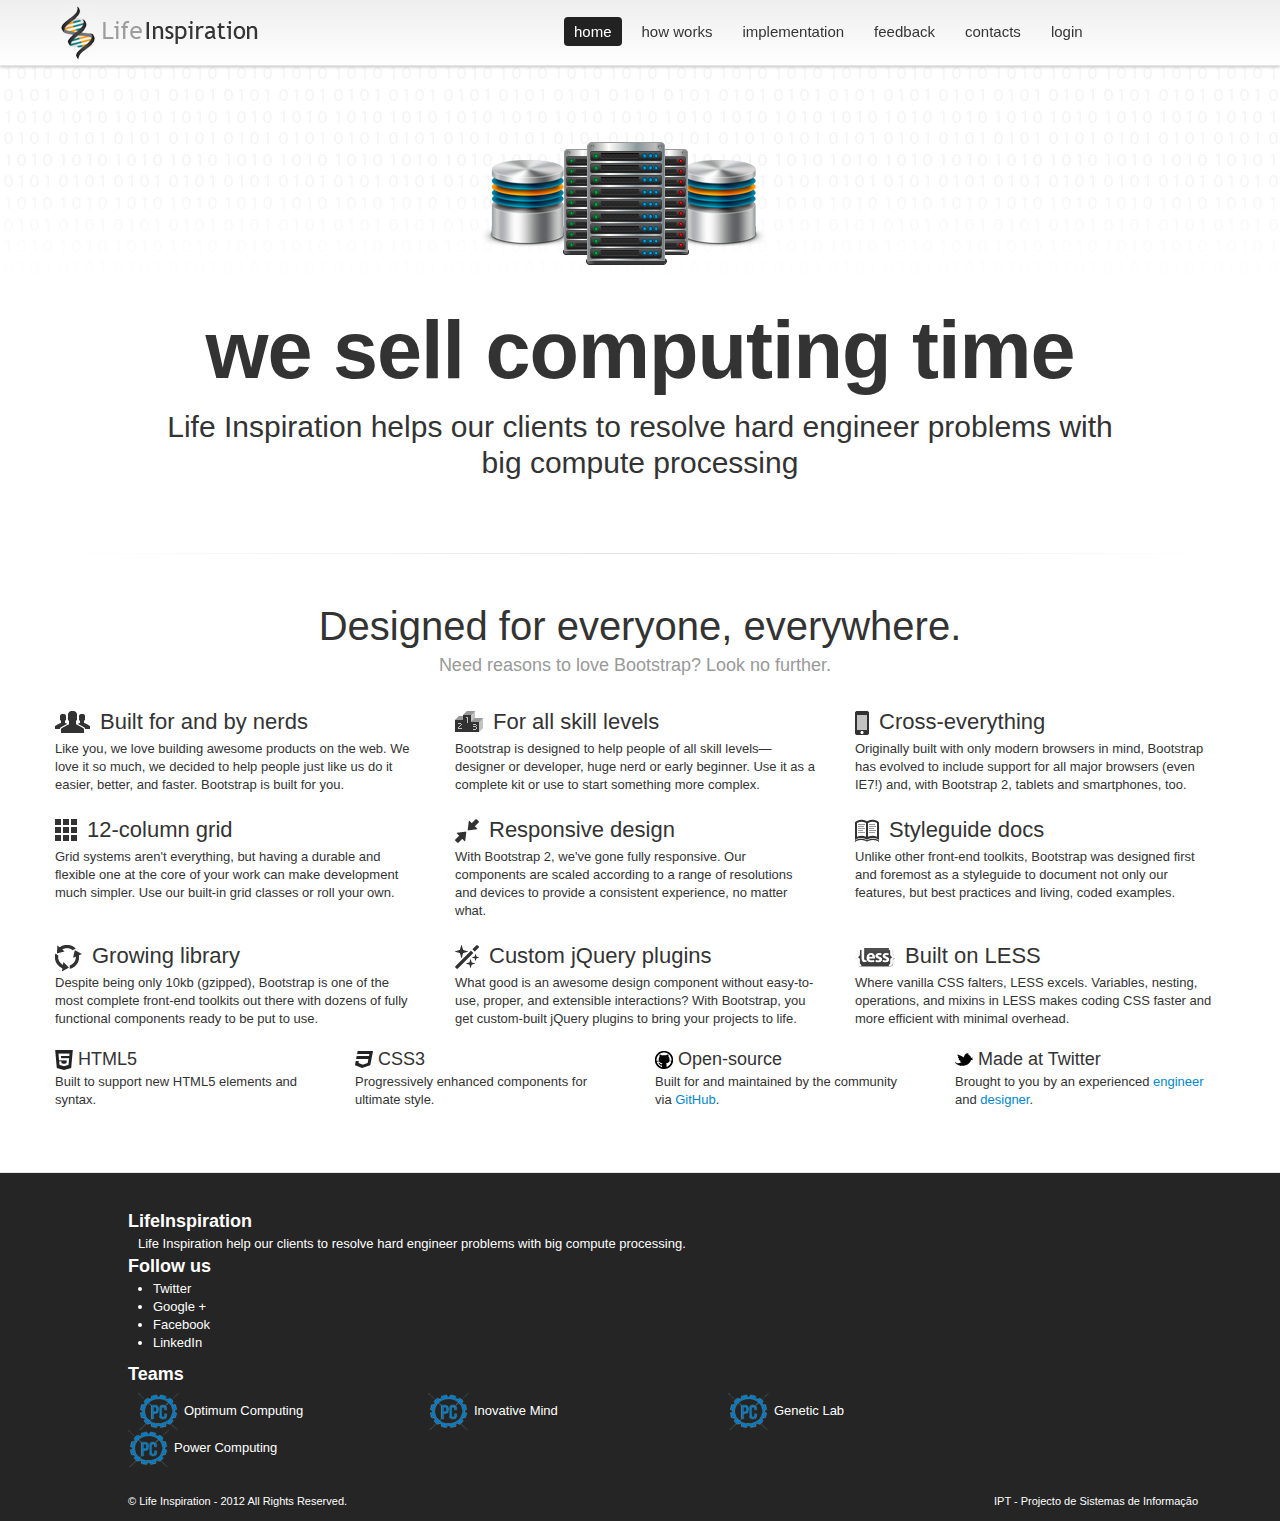
<file: index.html>
<!DOCTYPE html>
<html lang="en">
  <head>
    <meta charset="utf-8">
    <title>Life Inspiration</title>
    <meta name="viewport" content="width=device-width, initial-scale=1.0">
    <meta name="description" content="">
    <meta name="author" content="">
    
    <!-- Le styles -->
    <link href="assets/css/bootstrap.css" rel="stylesheet">
    <link href="assets/css/bootstrap-responsive.css" rel="stylesheet">
    <link href="assets/css/docs.css" rel="stylesheet">
    <link href="assets/js/google-code-prettify/prettify.css" rel="stylesheet">

    <!-- Le HTML5 shim, for IE6-8 support of HTML5 elements -->
    <!--[if lt IE 9]>
      <script src="http://html5shim.googlecode.com/svn/trunk/html5.js"></script>
    <![endif]-->

    <!-- Le fav and touch icons -->
    <link rel="shortcut icon" href="assets/ico/favicon.ico">
    <link rel="apple-touch-icon-precomposed" sizes="114x114" href="assets/ico/apple-touch-icon-114-precomposed.png">
    <link rel="apple-touch-icon-precomposed" sizes="72x72" href="assets/ico/apple-touch-icon-72-precomposed.png">
    <link rel="apple-touch-icon-precomposed" href="assets/ico/apple-touch-icon-57-precomposed.png">
  </head>

  <body data-spy="scroll" data-target=".subnav" data-offset="50">



  <!-- Navbar
    ================================================== -->
    <div class="navbar navbar-fixed-top">
      <div class="navbar-inner">
        <div class="container">
          <a class="btn btn-navbar" data-toggle="collapse" data-target=".nav-collapse">
            <span class="icon-bar"></span>
            <span class="icon-bar"></span>
            <span class="icon-bar"></span>
          </a>
          <img style="float:left; margin:5px;margin-right:300px;" class="logo_image" src="assets/img/logo_inspiration.png">
          <div class="nav-collapse">
                   <ul class="nav nav-pills" style="margin-top:15px;">
                        <li class="active">
                            <a href="#">home</a>
                        </li>
                        <li>
                            <a href="#">how works</a>
                        </li>
                        <li>
                            <a href="#">implementation</a>
                        </li>
                        <li>
                            <a href="#">feedback</a>
                        </li>
                         <li>
                            <a href="#">contacts</a>
                        </li>
                        <li>
                            <a href="#">login</a>
                        </li>
                    </ul>
          </div>
        </div>
      </div>
    </div>

    <div class="container">

<!-- Masthead
================================================== -->
<header class="jumbotron masthead">
    <figure style="width:90%;margin-top:-15px;float:left;text-align: center;">
    <img style="f" src="assets/img/server.png" />
    </figure>
  <div class="inner">
    <h1>we sell computing time</h1>
    <p>Life Inspiration helps our clients to resolve hard engineer problems with <br/> big compute processing</p>
  
</header>

<hr class="soften">

<div class="marketing">
  <h1>Designed for everyone, everywhere.</h1>
  <p class="marketing-byline">Need reasons to love Bootstrap? Look no further.</p>
  <div class="row">
    <div class="span4">
      <img class="bs-icon" src="assets/img/glyphicons/glyphicons_042_group.png">
      <h2>Built for and by nerds</h2>
      <p>Like you, we love building awesome products on the web. We love it so much, we decided to help people just like us do it easier, better, and faster. Bootstrap is built for you.</p>
    </div>
    <div class="span4">
      <img class="bs-icon" src="assets/img/glyphicons/glyphicons_079_podium.png">
      <h2>For all skill levels</h2>
      <p>Bootstrap is designed to help people of all skill levels&mdash;designer or developer, huge nerd or early beginner. Use it as a complete kit or use to start something more complex.</p>
    </div>
    <div class="span4">
      <img class="bs-icon" src="assets/img/glyphicons/glyphicons_163_iphone.png">
      <h2>Cross-everything</h2>
      <p>Originally built with only modern browsers in mind, Bootstrap has evolved to include support for all major browsers (even IE7!) and, with Bootstrap 2, tablets and smartphones, too.</p>
    </div>
  </div><!--/row-->
  <div class="row"> 
    <div class="span4">
      <img class="bs-icon" src="assets/img/glyphicons/glyphicons_155_show_thumbnails.png">
      <h2>12-column grid</h2>
      <p>Grid systems aren't everything, but having a durable and flexible one at the core of your work can make development much simpler. Use our built-in grid classes or roll your own.</p>
    </div>
    <div class="span4">
      <img class="bs-icon" src="assets/img/glyphicons/glyphicons_214_resize_small.png">
      <h2>Responsive design</h2>
      <p>With Bootstrap 2, we've gone fully responsive. Our components are scaled according to a range of resolutions and devices to provide a consistent experience, no matter what.</p>
    </div>
    <div class="span4">
      <img class="bs-icon" src="assets/img/glyphicons/glyphicons_266_book_open.png">
      <h2>Styleguide docs</h2>
      <p>Unlike other front-end toolkits, Bootstrap was designed first and foremost as a styleguide to document not only our features, but best practices and living, coded examples.</p>
    </div>
  </div><!--/row-->
  <div class="row">
    <div class="span4">
      <img class="bs-icon" src="assets/img/glyphicons/glyphicons_082_roundabout.png">
      <h2>Growing library</h2>
      <p>Despite being only 10kb (gzipped), Bootstrap is one of the most complete front-end toolkits out there with dozens of fully functional components ready to be put to use.</p>
    </div>
    <div class="span4">
      <img class="bs-icon" src="assets/img/glyphicons/glyphicons_009_magic.png">
      <h2>Custom jQuery plugins</h2>
      <p>What good is an awesome design component without easy-to-use, proper, and extensible interactions? With Bootstrap, you get custom-built jQuery plugins to bring your projects to life.</p>
    </div>
    <div class="span4">
      <img class="bs-icon" src="assets/img/less-small.png">
      <h2>Built on LESS</h2>
      <p>Where vanilla CSS falters, LESS excels. Variables, nesting, operations, and mixins in LESS makes coding CSS faster and more efficient with minimal overhead.</p>
    </div>
  </div><!--/row-->
  <div class="row">
    <div class="span3">
      <img class="small-bs-icon" src="assets/img/icon-html5.png">
      <h3>HTML5</h3>
      <p>Built to support new HTML5 elements and syntax.</p>
    </div>
    <div class="span3">
      <img class="small-bs-icon" src="assets/img/icon-css3.png">
      <h3>CSS3</h3>
      <p>Progressively enhanced components for ultimate style.</p>
    </div>
    <div class="span3">
      <img class="small-bs-icon" src="assets/img/icon-github.png">
      <h3>Open-source</h3>
      <p>Built for and maintained by the community via <a href="https://github.com">GitHub</a>.</p>
    </div>
    <div class="span3">
      <img class="small-bs-icon" src="assets/img/icon-twitter.png">
      <h3>Made at Twitter</h3>
      <p>Brought to you by an experienced <a href="http://twitter.com/fat">engineer</a> and <a href="http://twitter.com/mdo">designer</a>.</p>
    </div>
  </div><!--/row-->

</div><!-- /.marketing -->

    </div><!-- /container -->
    
   <!-- Footer
      ================================================== -->
      <footer class="footer" style="background-color: #252525; ">
			<div style="padding-left: 10%;" class="row">
				<div class="span8">
                                    <h3>LifeInspiration</h3>
						<p style="padding-left: 10px; color: white;">
                                                    
							Life Inspiration help our clients to resolve hard engineer problems with 
							big compute processing.
						</p>
				</div>
				<div class="span4">
					  <h3>Follow us</h3>
					  <ul>
						<li>Twitter</li>
						<li>Google +</li>
						<li>Facebook</li>
						<li>LinkedIn</li>
					  </ul>
				</div>
			</div> 
			<div style="margin-bottom: 5px;  padding-left: 10%;" class="row">
				<div class="span12">
					<h3>Teams</h3>
				</div>
                        </div>
          
                        <div style="padding-left: 10%;" class="row">
				<div class="span3">
					<img style="margin-left: 10px; margin-right:5px;" src="assets/img/pw.png">Optimum Computing
				</div>
				<div class="span3">
					<img style="margin-right:5px;" src="assets/img/pw.png">Inovative Mind
				</div>
				<div class="span3">
					<img style="margin-right:5px;" src="assets/img/pw.png">Genetic Lab
				</div>
				<div class="span3">
					<img style="margin-right:5px;" src="assets/img/pw.png">Power Computing
				</div>
			</div>

			<div style="padding-left: 10%; margin-bottom: -25px;margin-top: 25px;" class="row">			
				<div class="span3">
					<p style="font-size: 11px;">© Life Inspiration - 2012 All Rights Reserved.</p>
				</div>
				<div style="text-align: right;" class="span3 offset5">
					<p style="font-size: 11px;">IPT - Projecto de Sistemas de Informação</p>
				</div>
			</div>
			
	  </footer>



    <!-- Le javascript
    ================================================== -->
    <!-- Placed at the end of the document so the pages load faster -->
    <script type="text/javascript" src="http://platform.twitter.com/widgets.js"></script>
    <script src="assets/js/jquery.js"></script>
    <script src="assets/js/google-code-prettify/prettify.js"></script>
    <script src="assets/js/bootstrap-transition.js"></script>
    <script src="assets/js/bootstrap-alert.js"></script>
    <script src="assets/js/bootstrap-modal.js"></script>
    <script src="assets/js/bootstrap-dropdown.js"></script>
    <script src="assets/js/bootstrap-scrollspy.js"></script>
    <script src="assets/js/bootstrap-tab.js"></script>
    <script src="assets/js/bootstrap-tooltip.js"></script>
    <script src="assets/js/bootstrap-popover.js"></script>
    <script src="assets/js/bootstrap-button.js"></script>
    <script src="assets/js/bootstrap-collapse.js"></script>
    <script src="assets/js/bootstrap-carousel.js"></script>
    <script src="assets/js/bootstrap-typeahead.js"></script>
    <script src="assets/js/application.js"></script>


  </body>
</html>
</file>
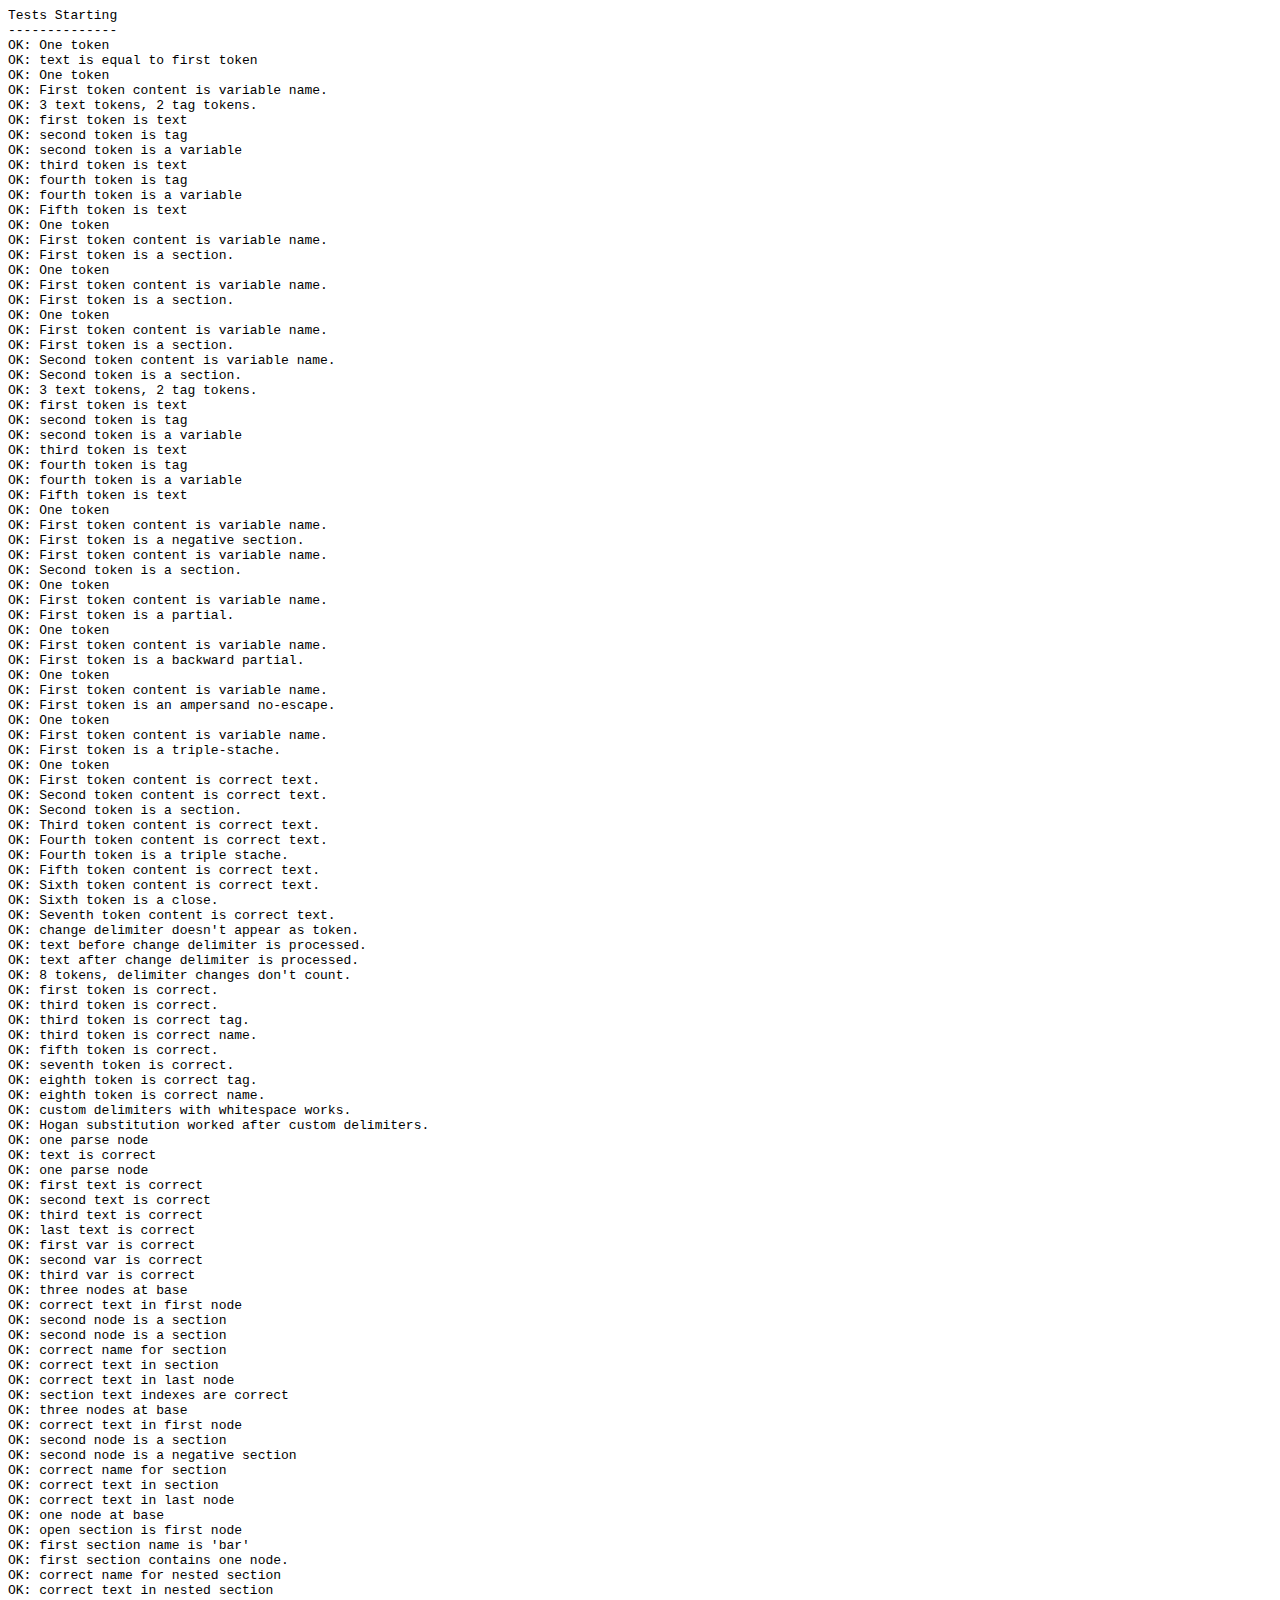
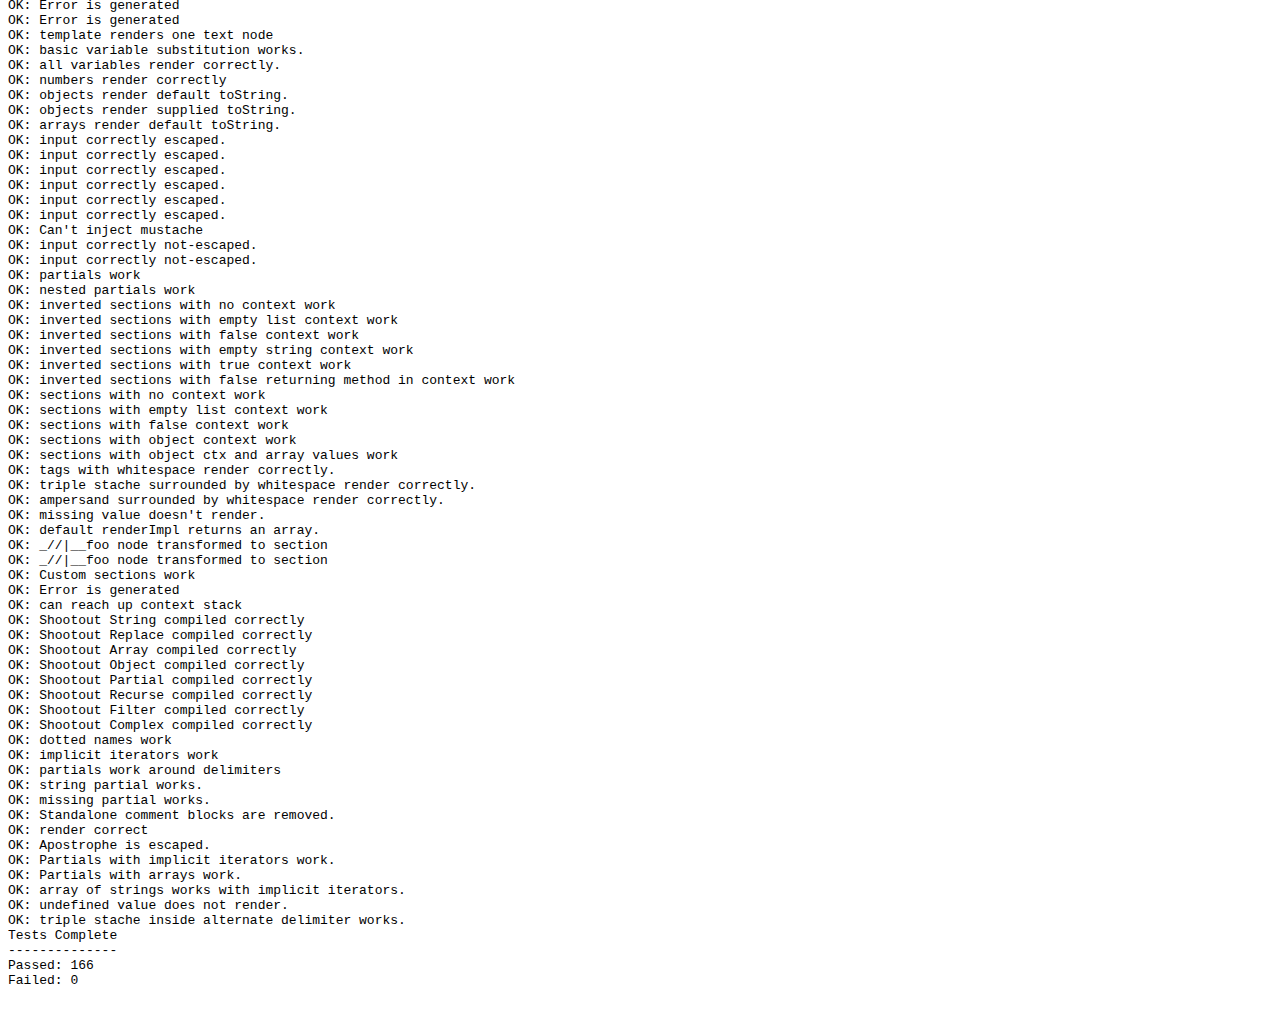
<file: build/node_modules/hogan.js/test/index.html>
<html>
<head>
	<title>test</title>
	<script src="https://raw.github.com/douglascrockford/JSON-js/master/json2.js"></script>
</head>
<body>
  <code id="console"></code>
  <script>var Hogan = {};</script>
  <script src="../lib/template.js"></script>
  <script src="../lib/compiler.js"></script>
  <script src="./index.js"></script>
</body>
</html>
</file>
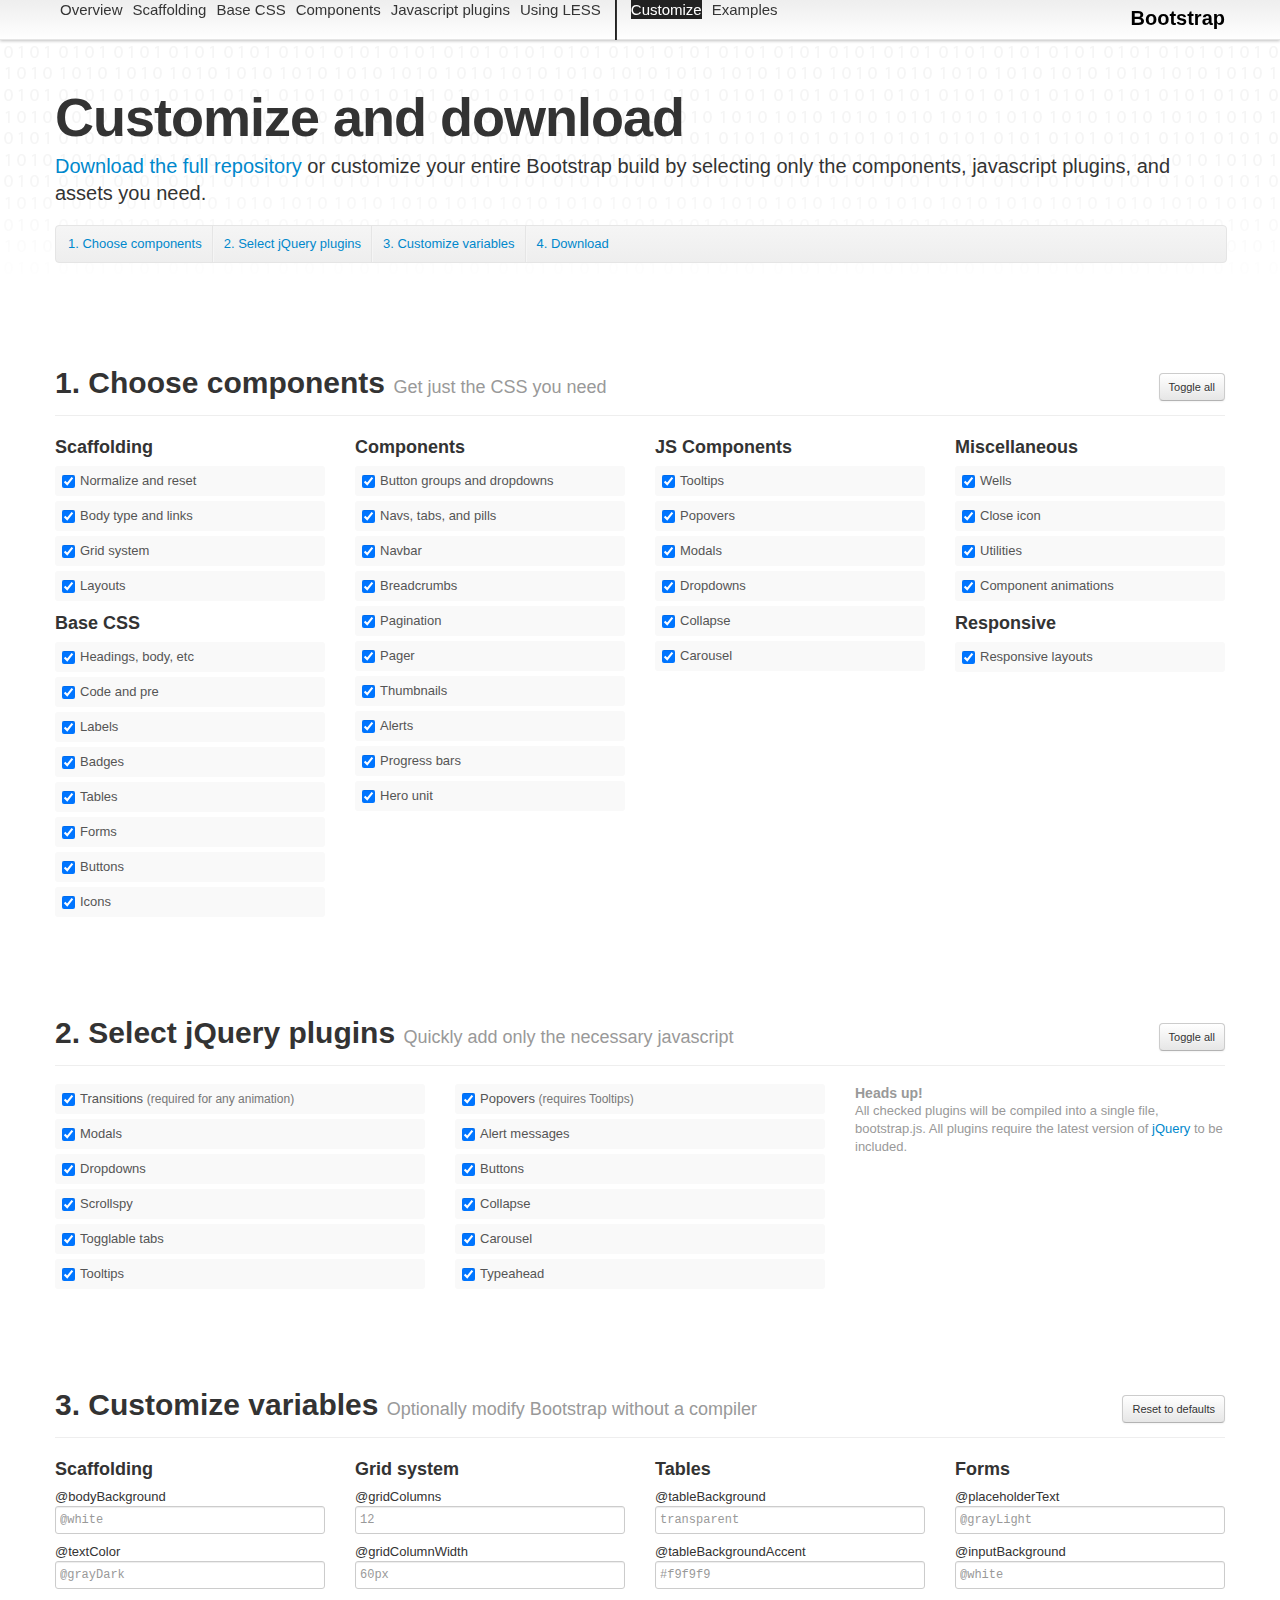
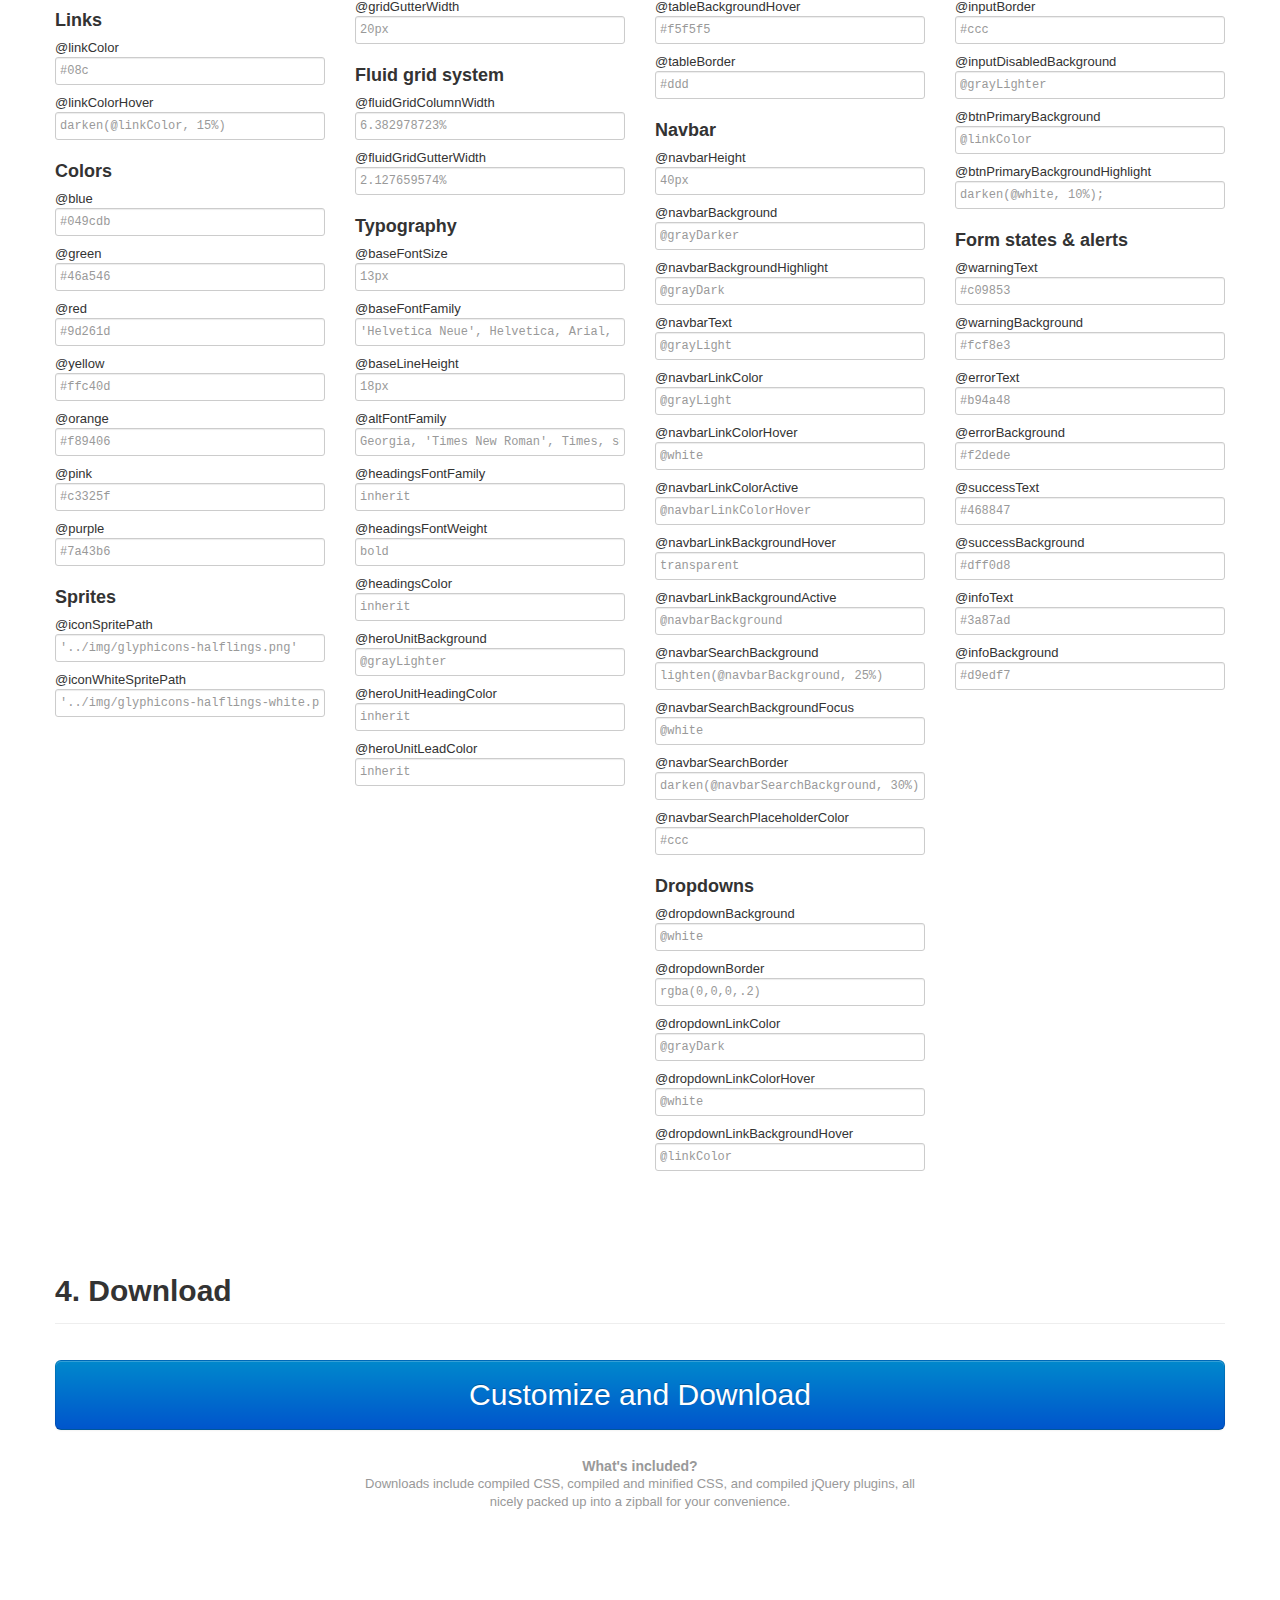
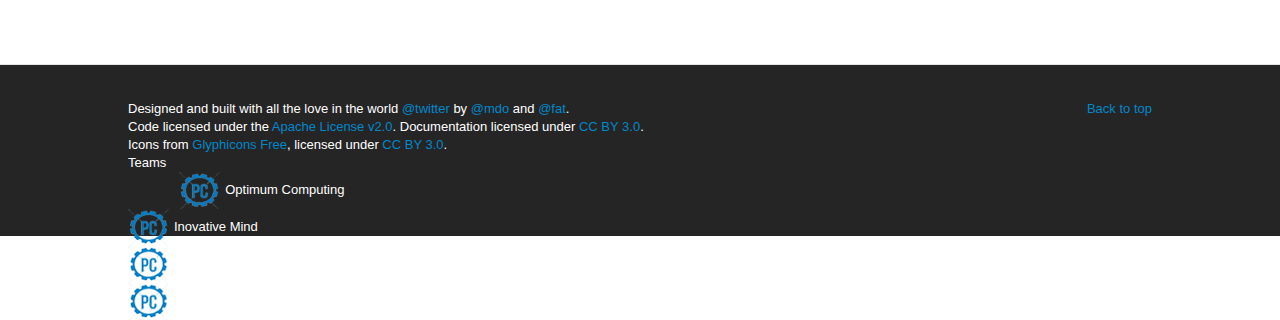
<file: download.html>
<!DOCTYPE html>
<html lang="en">
  <head>
    <meta charset="utf-8">
    <title>Download · Twitter Bootstrap</title>
    <meta name="viewport" content="width=device-width, initial-scale=1.0">
    <meta name="description" content="">
    <meta name="author" content="">

    <!-- Le styles -->
    <link href="assets/css/bootstrap.css" rel="stylesheet">
    <link href="assets/css/bootstrap-responsive.css" rel="stylesheet">
    <link href="assets/css/docs.css" rel="stylesheet">
    <link href="assets/js/google-code-prettify/prettify.css" rel="stylesheet">

    <!-- Le HTML5 shim, for IE6-8 support of HTML5 elements -->
    <!--[if lt IE 9]>
      <script src="http://html5shim.googlecode.com/svn/trunk/html5.js"></script>
    <![endif]-->

    <!-- Le fav and touch icons -->
    <link rel="shortcut icon" href="assets/ico/favicon.ico">
    <link rel="apple-touch-icon-precomposed" sizes="114x114" href="assets/ico/apple-touch-icon-114-precomposed.png">
    <link rel="apple-touch-icon-precomposed" sizes="72x72" href="assets/ico/apple-touch-icon-72-precomposed.png">
    <link rel="apple-touch-icon-precomposed" href="assets/ico/apple-touch-icon-57-precomposed.png">
  </head>

  <body data-spy="scroll" data-target=".subnav" data-offset="50">


  <!-- Navbar
    ================================================== -->
    <div class="navbar navbar-fixed-top">
      <div class="navbar-inner">
        <div class="container">
          <a class="btn btn-navbar" data-toggle="collapse" data-target=".nav-collapse">
            <span class="icon-bar"></span>
            <span class="icon-bar"></span>
            <span class="icon-bar"></span>
          </a>
          <a class="brand" href="./index.html">Bootstrap</a>
          <div class="nav-collapse">
            <ul class="nav">
              <li class="">
                <a href="./index.html">Overview</a>
              </li>
              <li class="">
                <a href="./scaffolding.html">Scaffolding</a>
              </li>
              <li class="">
                <a href="./base-css.html">Base CSS</a>
              </li>
              <li class="">
                <a href="./components.html">Components</a>
              </li>
              <li class="">
                <a href="./javascript.html">Javascript plugins</a>
              </li>
              <li class="">
                <a href="./less.html">Using LESS</a>
              </li>
              <li class="divider-vertical"></li>
              <li class="active">
                <a href="./download.html">Customize</a>
              </li>
              <li class="">
                <a href="./examples.html">Examples</a>
              </li>
            </ul>
          </div>
        </div>
      </div>
    </div>

    <div class="container">

<!-- Masthead
================================================== -->
<header class="jumbotron subhead" id="overview">
  <h1>Customize and download</h1>
  <p class="lead"><a href="https://github.com/twitter/bootstrap/zipball/master">Download the full repository</a> or customize your entire Bootstrap build by selecting only the components, javascript plugins, and assets you need.</p>
  <div class="subnav">
    <ul class="nav nav-pills">
      <li><a href="#components">1. Choose components</a></li>
      <li><a href="#plugins">2. Select jQuery plugins</a></li>
      <li><a href="#variables">3. Customize variables</a></li>
      <li><a href="#download">4. Download</a></li>
    </ul>
  </div>
</header>

<section class="download" id="components">
  <div class="page-header">
    <a class="btn btn-small pull-right toggle-all" href="#">Toggle all</a>
    <h1>
      1. Choose components
      <small>Get just the CSS you need</small>
    </h1>
  </div>
  <div class="row download-builder">
    <div class="span3">
      <h3>Scaffolding</h3>
      <label class="checkbox"><input checked="checked" type="checkbox" value="reset.less"> Normalize and reset</label>
      <label class="checkbox"><input checked="checked" type="checkbox" value="scaffolding.less"> Body type and links</label>
      <label class="checkbox"><input checked="checked" type="checkbox" value="grid.less"> Grid system</label>
      <label class="checkbox"><input checked="checked" type="checkbox" value="layouts.less"> Layouts</label>
      <h3>Base CSS</h3>
      <label class="checkbox"><input checked="checked" type="checkbox" value="type.less"> Headings, body, etc</label>
      <label class="checkbox"><input checked="checked" type="checkbox" value="code.less"> Code and pre</label>
      <label class="checkbox"><input checked="checked" type="checkbox" value="labels.less"> Labels</label>
      <label class="checkbox"><input checked="checked" type="checkbox" value="badges.less"> Badges</label>
      <label class="checkbox"><input checked="checked" type="checkbox" value="tables.less"> Tables</label>
      <label class="checkbox"><input checked="checked" type="checkbox" value="forms.less"> Forms</label>
      <label class="checkbox"><input checked="checked" type="checkbox" value="buttons.less"> Buttons</label>
      <label class="checkbox"><input checked="checked" type="checkbox" value="sprites.less"> Icons</label>
    </div><!-- /span -->
    <div class="span3">
      <h3>Components</h3>
      <label class="checkbox"><input checked="checked" type="checkbox" value="button-groups.less"> Button groups and dropdowns</label>
      <label class="checkbox"><input checked="checked" type="checkbox" value="navs.less"> Navs, tabs, and pills</label>
      <label class="checkbox"><input checked="checked" type="checkbox" value="navbar.less"> Navbar</label>
      <label class="checkbox"><input checked="checked" type="checkbox" value="breadcrumbs.less"> Breadcrumbs</label>
      <label class="checkbox"><input checked="checked" type="checkbox" value="pagination.less"> Pagination</label>
      <label class="checkbox"><input checked="checked" type="checkbox" value="pager.less"> Pager</label>
      <label class="checkbox"><input checked="checked" type="checkbox" value="thumbnails.less"> Thumbnails</label>
      <label class="checkbox"><input checked="checked" type="checkbox" value="alerts.less"> Alerts</label>
      <label class="checkbox"><input checked="checked" type="checkbox" value="progress-bars.less"> Progress bars</label>
      <label class="checkbox"><input checked="checked" type="checkbox" value="hero-unit.less"> Hero unit</label>
    </div><!-- /span -->
    <div class="span3">
      <h3>JS Components</h3>
      <label class="checkbox"><input checked="checked" type="checkbox" value="tooltip.less"> Tooltips</label>
      <label class="checkbox"><input checked="checked" type="checkbox" value="popovers.less"> Popovers</label>
      <label class="checkbox"><input checked="checked" type="checkbox" value="modals.less"> Modals</label>
      <label class="checkbox"><input checked="checked" type="checkbox" value="dropdowns.less"> Dropdowns</label>
      <label class="checkbox"><input checked="checked" type="checkbox" value="accordion.less"> Collapse</label>
      <label class="checkbox"><input checked="checked" type="checkbox" value="carousel.less"> Carousel</label>
    </div><!-- /span -->
    <div class="span3">
      <h3>Miscellaneous</h3>
      <label class="checkbox"><input checked="checked" type="checkbox" value="wells.less"> Wells</label>
      <label class="checkbox"><input checked="checked" type="checkbox" value="close.less"> Close icon</label>
      <label class="checkbox"><input checked="checked" type="checkbox" value="utilities.less"> Utilities</label>
      <label class="checkbox"><input checked="checked" type="checkbox" value="component-animations.less"> Component animations</label>
      <h3>Responsive</h3>
      <label class="checkbox"><input checked="checked" type="checkbox" value="responsive.less"> Responsive layouts</label>
    </div><!-- /span -->
  </div><!-- /row -->
</section>

<section class="download" id="plugins">
  <div class="page-header">
    <a class="btn btn-small pull-right toggle-all" href="#">Toggle all</a>
    <h1>
      2. Select jQuery plugins
      <small>Quickly add only the necessary javascript</small>
    </h1>
  </div>
  <div class="row download-builder">
    <div class="span4">
      <label class="checkbox">
        <input type="checkbox" checked="true" value="bootstrap-transition.js">
        Transitions <small>(required for any animation)</small>
      </label>
      <label class="checkbox">
        <input type="checkbox" checked="true" value="bootstrap-modal.js">
        Modals
      </label>
      <label class="checkbox">
        <input type="checkbox" checked="true" value="bootstrap-dropdown.js">
        Dropdowns
      </label>
      <label class="checkbox">
        <input type="checkbox" checked="true" value="bootstrap-scrollspy.js">
        Scrollspy
      </label>
      <label class="checkbox">
        <input type="checkbox" checked="true" value="bootstrap-tab.js">
        Togglable tabs
      </label>
      <label class="checkbox">
        <input type="checkbox" checked="true" value="bootstrap-tooltip.js">
        Tooltips
      </label>
    </div><!-- /span -->
    <div class="span4">
      <label class="checkbox">
        <input type="checkbox" checked="true" value="bootstrap-popover.js">
        Popovers <small>(requires Tooltips)</small>
      </label>
      <label class="checkbox">
        <input type="checkbox" checked="true" value="bootstrap-alert.js">
        Alert messages
      </label>
      <label class="checkbox">
        <input type="checkbox" checked="true" value="bootstrap-button.js">
        Buttons
      </label>
      <label class="checkbox">
        <input type="checkbox" checked="true" value="bootstrap-collapse.js">
        Collapse
      </label>
      <label class="checkbox">
        <input type="checkbox" checked="true" value="bootstrap-carousel.js">
        Carousel
      </label>
      <label class="checkbox">
        <input type="checkbox" checked="true" value="bootstrap-typeahead.js">
        Typeahead
      </label>
    </div><!-- /span -->
    <div class="span4">
      <h4 class="muted">Heads up!</h4>
      <p class="muted">All checked plugins will be compiled into a single file, bootstrap.js. All plugins require the latest version of <a href="http://jquery.com/" target="_blank">jQuery</a> to be included.</p>
    </div><!-- /span -->
  </div><!-- /row -->
</section>


<section class="download" id="variables">
  <div class="page-header">
    <a class="btn btn-small pull-right toggle-all" href="#">Reset to defaults</a>
    <h1>
      3. Customize variables
      <small>Optionally modify Bootstrap without a compiler</small>
    </h1>
  </div>
  <div class="row download-builder">
    <div class="span3">
      <h3>Scaffolding</h3>
      <label>@bodyBackground</label>
      <input type="text" class="span3" placeholder="@white">
      <label>@textColor</label>
      <input type="text" class="span3" placeholder="@grayDark">

      <h3>Links</h3>
      <label>@linkColor</label>
      <input type="text" class="span3" placeholder="#08c">
      <label>@linkColorHover</label>
      <input type="text" class="span3" placeholder="darken(@linkColor, 15%)">
      <h3>Colors</h3>
      <label>@blue</label>
      <input type="text" class="span3" placeholder="#049cdb">
      <label>@green</label>
      <input type="text" class="span3" placeholder="#46a546">
      <label>@red</label>
      <input type="text" class="span3" placeholder="#9d261d">
      <label>@yellow</label>
      <input type="text" class="span3" placeholder="#ffc40d">
      <label>@orange</label>
      <input type="text" class="span3" placeholder="#f89406">
      <label>@pink</label>
      <input type="text" class="span3" placeholder="#c3325f">
      <label>@purple</label>
      <input type="text" class="span3" placeholder="#7a43b6">

      <h3>Sprites</h3>
      <label>@iconSpritePath</label>
      <input type="text" class="span3" placeholder="'../img/glyphicons-halflings.png'">
      <label>@iconWhiteSpritePath</label>
      <input type="text" class="span3" placeholder="'../img/glyphicons-halflings-white.png'">

    </div><!-- /span -->
    <div class="span3">
      <h3>Grid system</h3>
      <label>@gridColumns</label>
      <input type="text" class="span3" placeholder="12">
      <label>@gridColumnWidth</label>
      <input type="text" class="span3" placeholder="60px">
      <label>@gridGutterWidth</label>
      <input type="text" class="span3" placeholder="20px">
      <h3>Fluid grid system</h3>
      <label>@fluidGridColumnWidth</label>
      <input type="text" class="span3" placeholder="6.382978723%">
      <label>@fluidGridGutterWidth</label>
      <input type="text" class="span3" placeholder="2.127659574%">

      <h3>Typography</h3>
      <label>@baseFontSize</label>
      <input type="text" class="span3" placeholder="13px">
      <label>@baseFontFamily</label>
      <input type="text" class="span3" placeholder="'Helvetica Neue', Helvetica, Arial, sans-serif">
      <label>@baseLineHeight</label>
      <input type="text" class="span3" placeholder="18px">
      <label>@altFontFamily</label>
      <input type="text" class="span3" placeholder="Georgia, 'Times New Roman', Times, serif;">
      <label>@headingsFontFamily</label>
      <input type="text" class="span3" placeholder="inherit">
      <label>@headingsFontWeight</label>
      <input type="text" class="span3" placeholder="bold">
      <label>@headingsColor</label>
      <input type="text" class="span3" placeholder="inherit">
      <label>@heroUnitBackground</label>
      <input type="text" class="span3" placeholder="@grayLighter">
      <label>@heroUnitHeadingColor</label>
      <input type="text" class="span3" placeholder="inherit">
      <label>@heroUnitLeadColor</label>
      <input type="text" class="span3" placeholder="inherit">
    </div><!-- /span -->
    <div class="span3">
      <h3>Tables</h3>
      <label>@tableBackground</label>
      <input type="text" class="span3" placeholder="transparent">
      <label>@tableBackgroundAccent</label>
      <input type="text" class="span3" placeholder="#f9f9f9">
      <label>@tableBackgroundHover</label>
      <input type="text" class="span3" placeholder="#f5f5f5">
      <label>@tableBorder</label>
      <input type="text" class="span3" placeholder="#ddd">

      <h3>Navbar</h3>
      <label>@navbarHeight</label>
      <input type="text" class="span3" placeholder="40px">
      <label>@navbarBackground</label>
      <input type="text" class="span3" placeholder="@grayDarker">
      <label>@navbarBackgroundHighlight</label>
      <input type="text" class="span3" placeholder="@grayDark">
      <label>@navbarText</label>
      <input type="text" class="span3" placeholder="@grayLight">
      <label>@navbarLinkColor</label>
      <input type="text" class="span3" placeholder="@grayLight">
      <label>@navbarLinkColorHover</label>
      <input type="text" class="span3" placeholder="@white">
      <label>@navbarLinkColorActive</label>
      <input type="text" class="span3" placeholder="@navbarLinkColorHover">
      <label>@navbarLinkBackgroundHover</label>
      <input type="text" class="span3" placeholder="transparent">
      <label>@navbarLinkBackgroundActive</label>
      <input type="text" class="span3" placeholder="@navbarBackground">
      <label>@navbarSearchBackground</label>
      <input type="text" class="span3" placeholder="lighten(@navbarBackground, 25%)">
      <label>@navbarSearchBackgroundFocus</label>
      <input type="text" class="span3" placeholder="@white">
      <label>@navbarSearchBorder</label>
      <input type="text" class="span3" placeholder="darken(@navbarSearchBackground, 30%)">
      <label>@navbarSearchPlaceholderColor</label>
      <input type="text" class="span3" placeholder="#ccc">

      <h3>Dropdowns</h3>
      <label>@dropdownBackground</label>
      <input type="text" class="span3" placeholder="@white">
      <label>@dropdownBorder</label>
      <input type="text" class="span3" placeholder="rgba(0,0,0,.2)">
      <label>@dropdownLinkColor</label>
      <input type="text" class="span3" placeholder="@grayDark">
      <label>@dropdownLinkColorHover</label>
      <input type="text" class="span3" placeholder="@white">
      <label>@dropdownLinkBackgroundHover</label>
      <input type="text" class="span3" placeholder="@linkColor">
    </div><!-- /span -->
    <div class="span3">
      <h3>Forms</h3>
      <label>@placeholderText</label>
      <input type="text" class="span3" placeholder="@grayLight">
      <label>@inputBackground</label>
      <input type="text" class="span3" placeholder="@white">
      <label>@inputBorder</label>
      <input type="text" class="span3" placeholder="#ccc">
      <label>@inputDisabledBackground</label>
      <input type="text" class="span3" placeholder="@grayLighter">

      <label>@btnPrimaryBackground</label>
      <input type="text" class="span3" placeholder="@linkColor">
      <label>@btnPrimaryBackgroundHighlight</label>
      <input type="text" class="span3" placeholder="darken(@white, 10%);">

      <h3>Form states &amp; alerts</h3>
      <label>@warningText</label>
      <input type="text" class="span3" placeholder="#c09853">
      <label>@warningBackground</label>
      <input type="text" class="span3" placeholder="#fcf8e3">
      <label>@errorText</label>
      <input type="text" class="span3" placeholder="#b94a48">
      <label>@errorBackground</label>
      <input type="text" class="span3" placeholder="#f2dede">
      <label>@successText</label>
      <input type="text" class="span3" placeholder="#468847">
      <label>@successBackground</label>
      <input type="text" class="span3" placeholder="#dff0d8">
      <label>@infoText</label>
      <input type="text" class="span3" placeholder="#3a87ad">
      <label>@infoBackground</label>
      <input type="text" class="span3" placeholder="#d9edf7">
    </div><!-- /span -->
  </div><!-- /row -->
</section>

<section class="download" id="download">
  <div class="page-header">
    <h1>
      4. Download
    </h1>
  </div>
  <div class="download-btn">
    <a class="btn btn-primary" href="#">Customize and Download</a>
    <h4>What's included?</h4>
    <p>Downloads include compiled CSS, compiled and minified CSS, and compiled jQuery plugins, all nicely packed up into a zipball for your convenience.</p>
  </div>
</section><!-- /download -->

    </div><!-- /container -->

     <!-- Footer
      ================================================== -->
      <footer class="footer" style="background-color: #252525; padding-right: 10%;padding-left: 10%;height: 100px;">
        <p  style="color: white;" class="pull-right"><a href="#">Back to top</a></p>
        <p style="color: white;">Designed and built with all the love in the world <a href="http://twitter.com/twitter" target="_blank">@twitter</a> by <a href="http://twitter.com/mdo" target="_blank">@mdo</a> and <a href="http://twitter.com/fat" target="_blank">@fat</a>.</p>
        <p style="color: white;">Code licensed under the <a href="http://www.apache.org/licenses/LICENSE-2.0" target="_blank">Apache License v2.0</a>. Documentation licensed under <a href="http://creativecommons.org/licenses/by/3.0/">CC BY 3.0</a>.</p>
        <p style="color: white;">Icons from <a href="http://glyphicons.com">Glyphicons Free</a>, licensed under <a href="http://creativecommons.org/licenses/by/3.0/">CC BY 3.0</a>.</p>
        
        <div class="Teams">
            <span class="footerTeams">Teams</span>
            <p style="margin-left: 5%;margin-right: 5%;"><img style="margin-right: 5px;" src="assets/img/pw.png">Optimum Computing</p>
            <p><img style="margin-right: 5px;" src="assets/img/pw.png">Inovative Mind</p>
            <p><img style="margin-right: 5px;" src="assets/img/pw.png">Genetic Lab</p>
            <p><img style="margin-right: 5px;" src="assets/img/pw.png">Power Computing</p>
        </div>
      </footer>


    <!-- Le javascript
    ================================================== -->
    <!-- Placed at the end of the document so the pages load faster -->
    <script type="text/javascript" src="http://platform.twitter.com/widgets.js"></script>
    <script src="assets/js/jquery.js"></script>
    <script src="assets/js/google-code-prettify/prettify.js"></script>
    <script src="assets/js/bootstrap-transition.js"></script>
    <script src="assets/js/bootstrap-alert.js"></script>
    <script src="assets/js/bootstrap-modal.js"></script>
    <script src="assets/js/bootstrap-dropdown.js"></script>
    <script src="assets/js/bootstrap-scrollspy.js"></script>
    <script src="assets/js/bootstrap-tab.js"></script>
    <script src="assets/js/bootstrap-tooltip.js"></script>
    <script src="assets/js/bootstrap-popover.js"></script>
    <script src="assets/js/bootstrap-button.js"></script>
    <script src="assets/js/bootstrap-collapse.js"></script>
    <script src="assets/js/bootstrap-carousel.js"></script>
    <script src="assets/js/bootstrap-typeahead.js"></script>
    <script src="assets/js/application.js"></script>


  </body>
</html>
</file>
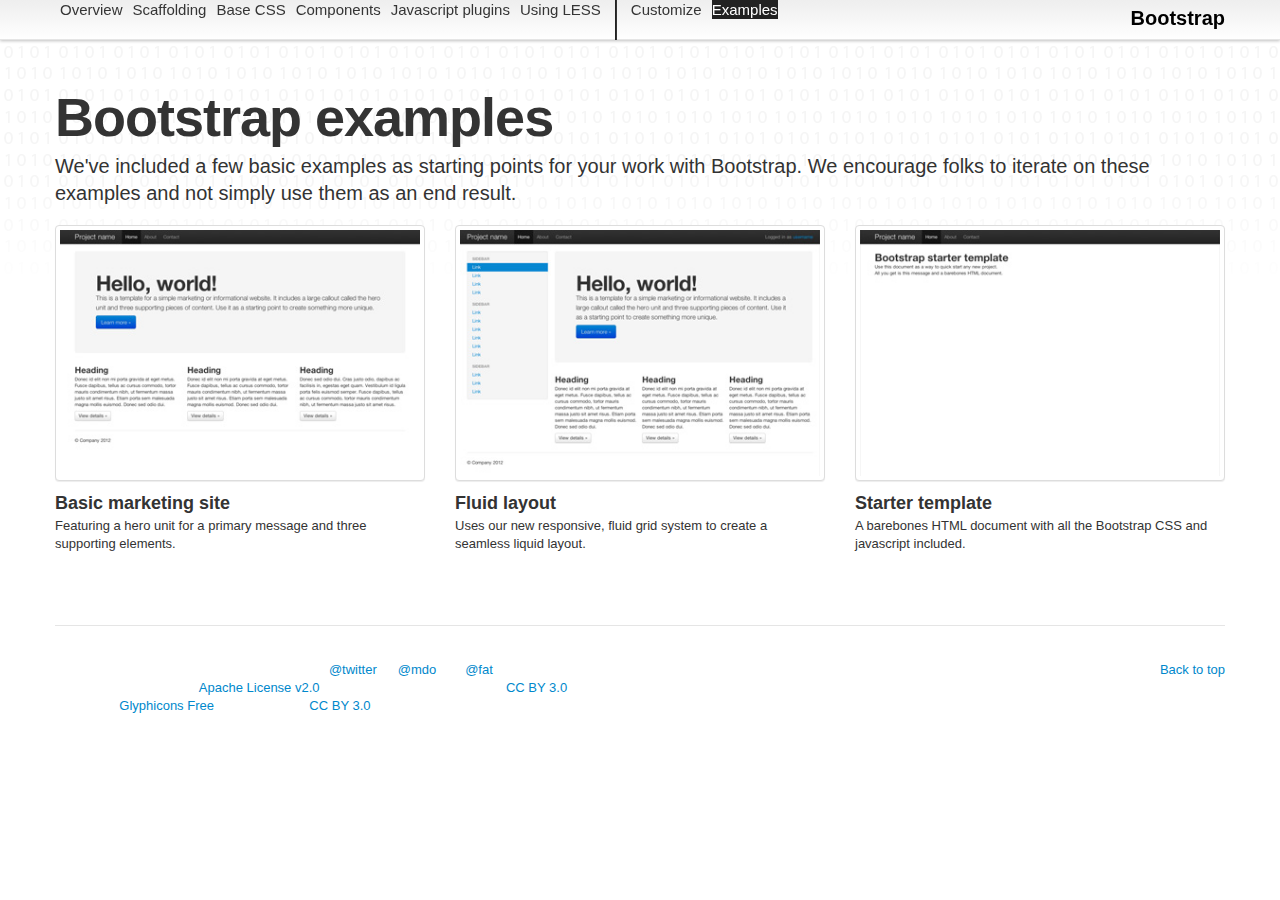
<file: examples.html>
<!DOCTYPE html>
<html lang="en">
  <head>
    <meta charset="utf-8">
    <title>Examples · Twitter Bootstrap</title>
    <meta name="viewport" content="width=device-width, initial-scale=1.0">
    <meta name="description" content="">
    <meta name="author" content="">

    <!-- Le styles -->
    <link href="assets/css/bootstrap.css" rel="stylesheet">
    <link href="assets/css/bootstrap-responsive.css" rel="stylesheet">
    <link href="assets/css/docs.css" rel="stylesheet">
    <link href="assets/js/google-code-prettify/prettify.css" rel="stylesheet">

    <!-- Le HTML5 shim, for IE6-8 support of HTML5 elements -->
    <!--[if lt IE 9]>
      <script src="http://html5shim.googlecode.com/svn/trunk/html5.js"></script>
    <![endif]-->

    <!-- Le fav and touch icons -->
    <link rel="shortcut icon" href="assets/ico/favicon.ico">
    <link rel="apple-touch-icon-precomposed" sizes="114x114" href="assets/ico/apple-touch-icon-114-precomposed.png">
    <link rel="apple-touch-icon-precomposed" sizes="72x72" href="assets/ico/apple-touch-icon-72-precomposed.png">
    <link rel="apple-touch-icon-precomposed" href="assets/ico/apple-touch-icon-57-precomposed.png">
  </head>

  <body data-spy="scroll" data-target=".subnav" data-offset="50">


  <!-- Navbar
    ================================================== -->
    <div class="navbar navbar-fixed-top">
      <div class="navbar-inner">
        <div class="container">
          <a class="btn btn-navbar" data-toggle="collapse" data-target=".nav-collapse">
            <span class="icon-bar"></span>
            <span class="icon-bar"></span>
            <span class="icon-bar"></span>
          </a>
          <a class="brand" href="./index.html">Bootstrap</a>
          <div class="nav-collapse">
            <ul class="nav">
              <li class="">
                <a href="./index.html">Overview</a>
              </li>
              <li class="">
                <a href="./scaffolding.html">Scaffolding</a>
              </li>
              <li class="">
                <a href="./base-css.html">Base CSS</a>
              </li>
              <li class="">
                <a href="./components.html">Components</a>
              </li>
              <li class="">
                <a href="./javascript.html">Javascript plugins</a>
              </li>
              <li class="">
                <a href="./less.html">Using LESS</a>
              </li>
              <li class="divider-vertical"></li>
              <li class="">
                <a href="./download.html">Customize</a>
              </li>
              <li class="active">
                <a href="./examples.html">Examples</a>
              </li>
            </ul>
          </div>
        </div>
      </div>
    </div>

    <div class="container">

<!-- Masthead
================================================== -->
<header class="jumbotron subhead" id="overview">
  <h1>Bootstrap examples</h1>
  <p class="lead">We've included a few basic examples as starting points for your work with Bootstrap. We encourage folks to iterate on these examples and not simply use them as an end result.</p>
</header>


<ul class="thumbnails bootstrap-examples">
  <li class="span4">
    <a class="thumbnail" href="examples/hero.html">
      <img src="assets/img/examples/bootstrap-example-hero.jpg" alt="">
    </a>
    <h3>Basic marketing site</h3>
    <p>Featuring a hero unit for a primary message and three supporting elements.</p>
  </li>
  <li class="span4">
    <a class="thumbnail" href="examples/fluid.html">
      <img src="assets/img/examples/bootstrap-example-fluid.jpg" alt="">
    </a>
    <h3>Fluid layout</h3>
    <p>Uses our new responsive, fluid grid system to create a seamless liquid layout.</p>
  </li>
  <li class="span4">
    <a class="thumbnail" href="examples/starter-template.html">
      <img src="assets/img/examples/bootstrap-example-starter.jpg" alt="">
    </a>
    <h3>Starter template</h3>
    <p>A barebones HTML document with all the Bootstrap CSS and javascript included.</p>
  </li>
</ul>


     <!-- Footer
      ================================================== -->
      <footer class="footer">
        <p class="pull-right"><a href="#">Back to top</a></p>
        <p>Designed and built with all the love in the world <a href="http://twitter.com/twitter" target="_blank">@twitter</a> by <a href="http://twitter.com/mdo" target="_blank">@mdo</a> and <a href="http://twitter.com/fat" target="_blank">@fat</a>.</p>
        <p>Code licensed under the <a href="http://www.apache.org/licenses/LICENSE-2.0" target="_blank">Apache License v2.0</a>. Documentation licensed under <a href="http://creativecommons.org/licenses/by/3.0/">CC BY 3.0</a>.</p>
        <p>Icons from <a href="http://glyphicons.com">Glyphicons Free</a>, licensed under <a href="http://creativecommons.org/licenses/by/3.0/">CC BY 3.0</a>.</p>
      </footer>

    </div><!-- /container -->



    <!-- Le javascript
    ================================================== -->
    <!-- Placed at the end of the document so the pages load faster -->
    <script type="text/javascript" src="http://platform.twitter.com/widgets.js"></script>
    <script src="assets/js/jquery.js"></script>
    <script src="assets/js/google-code-prettify/prettify.js"></script>
    <script src="assets/js/bootstrap-transition.js"></script>
    <script src="assets/js/bootstrap-alert.js"></script>
    <script src="assets/js/bootstrap-modal.js"></script>
    <script src="assets/js/bootstrap-dropdown.js"></script>
    <script src="assets/js/bootstrap-scrollspy.js"></script>
    <script src="assets/js/bootstrap-tab.js"></script>
    <script src="assets/js/bootstrap-tooltip.js"></script>
    <script src="assets/js/bootstrap-popover.js"></script>
    <script src="assets/js/bootstrap-button.js"></script>
    <script src="assets/js/bootstrap-collapse.js"></script>
    <script src="assets/js/bootstrap-carousel.js"></script>
    <script src="assets/js/bootstrap-typeahead.js"></script>
    <script src="assets/js/application.js"></script>


  </body>
</html>
</file>
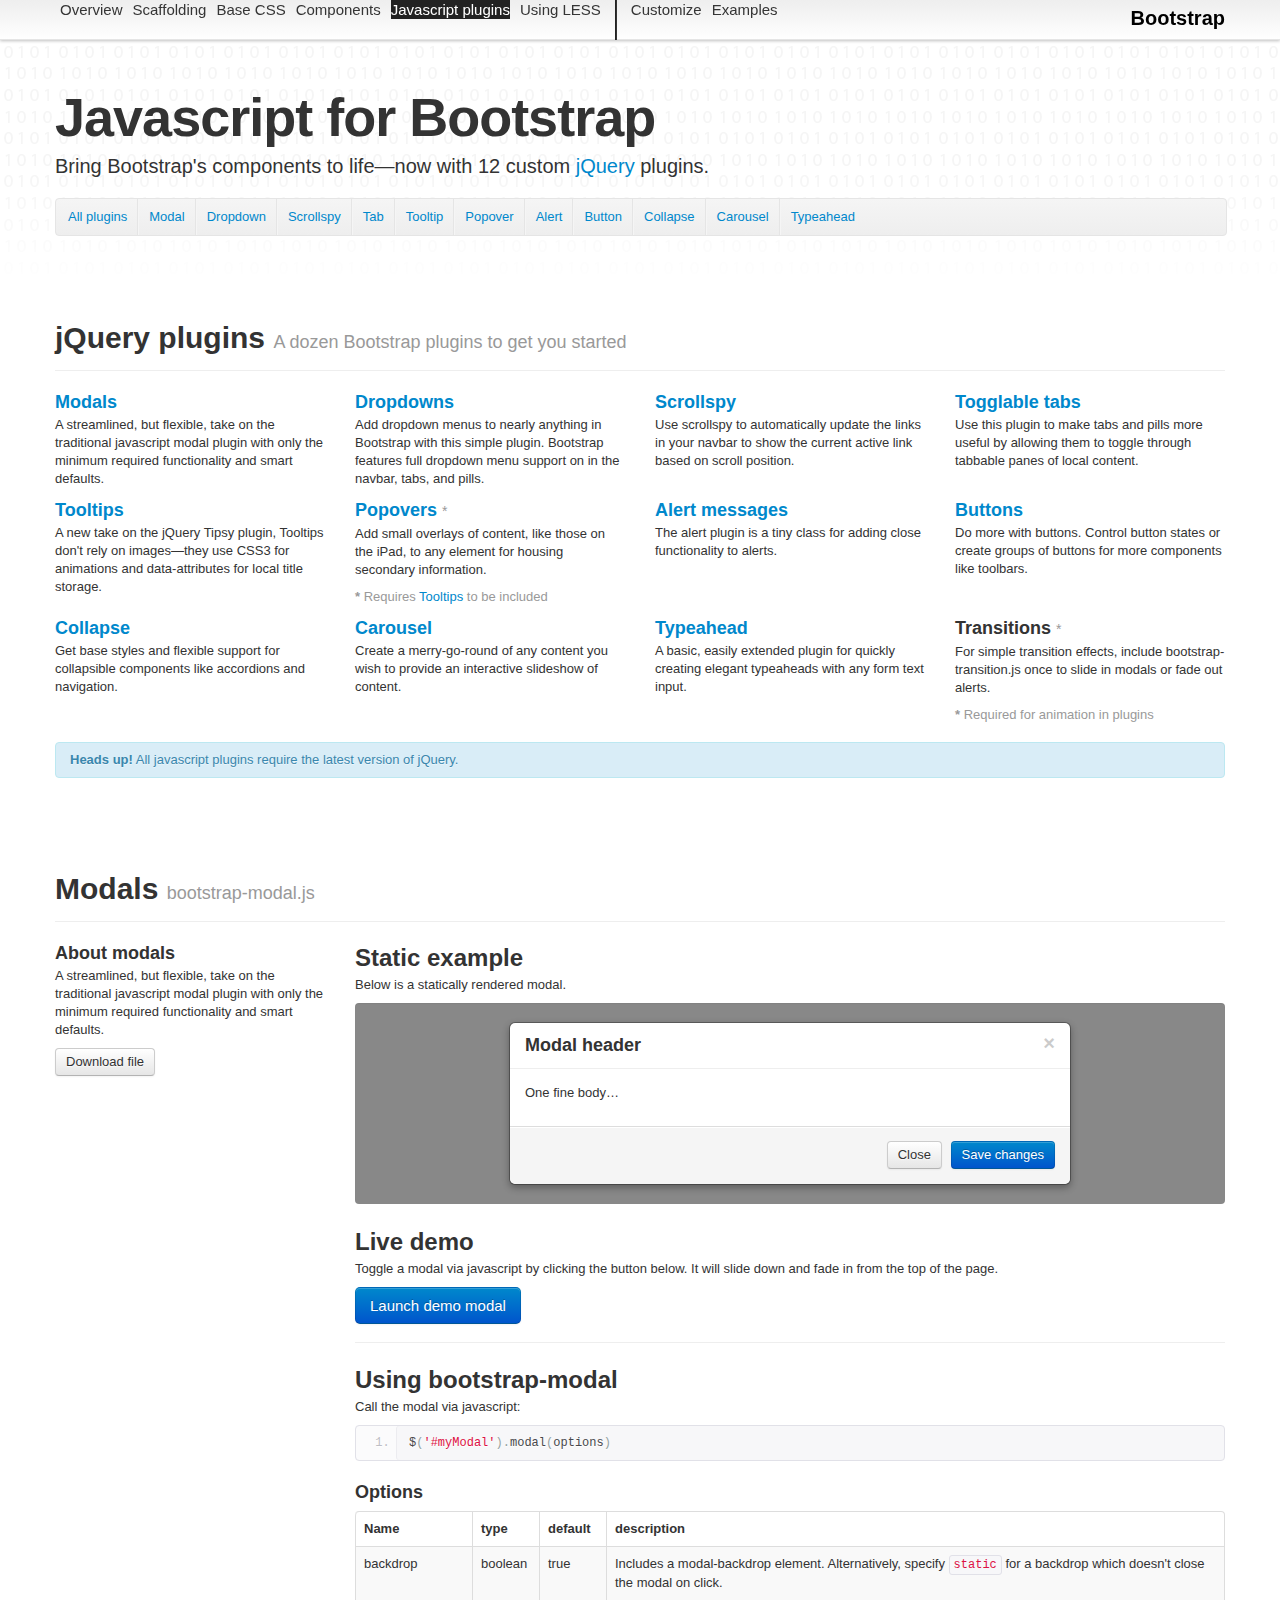
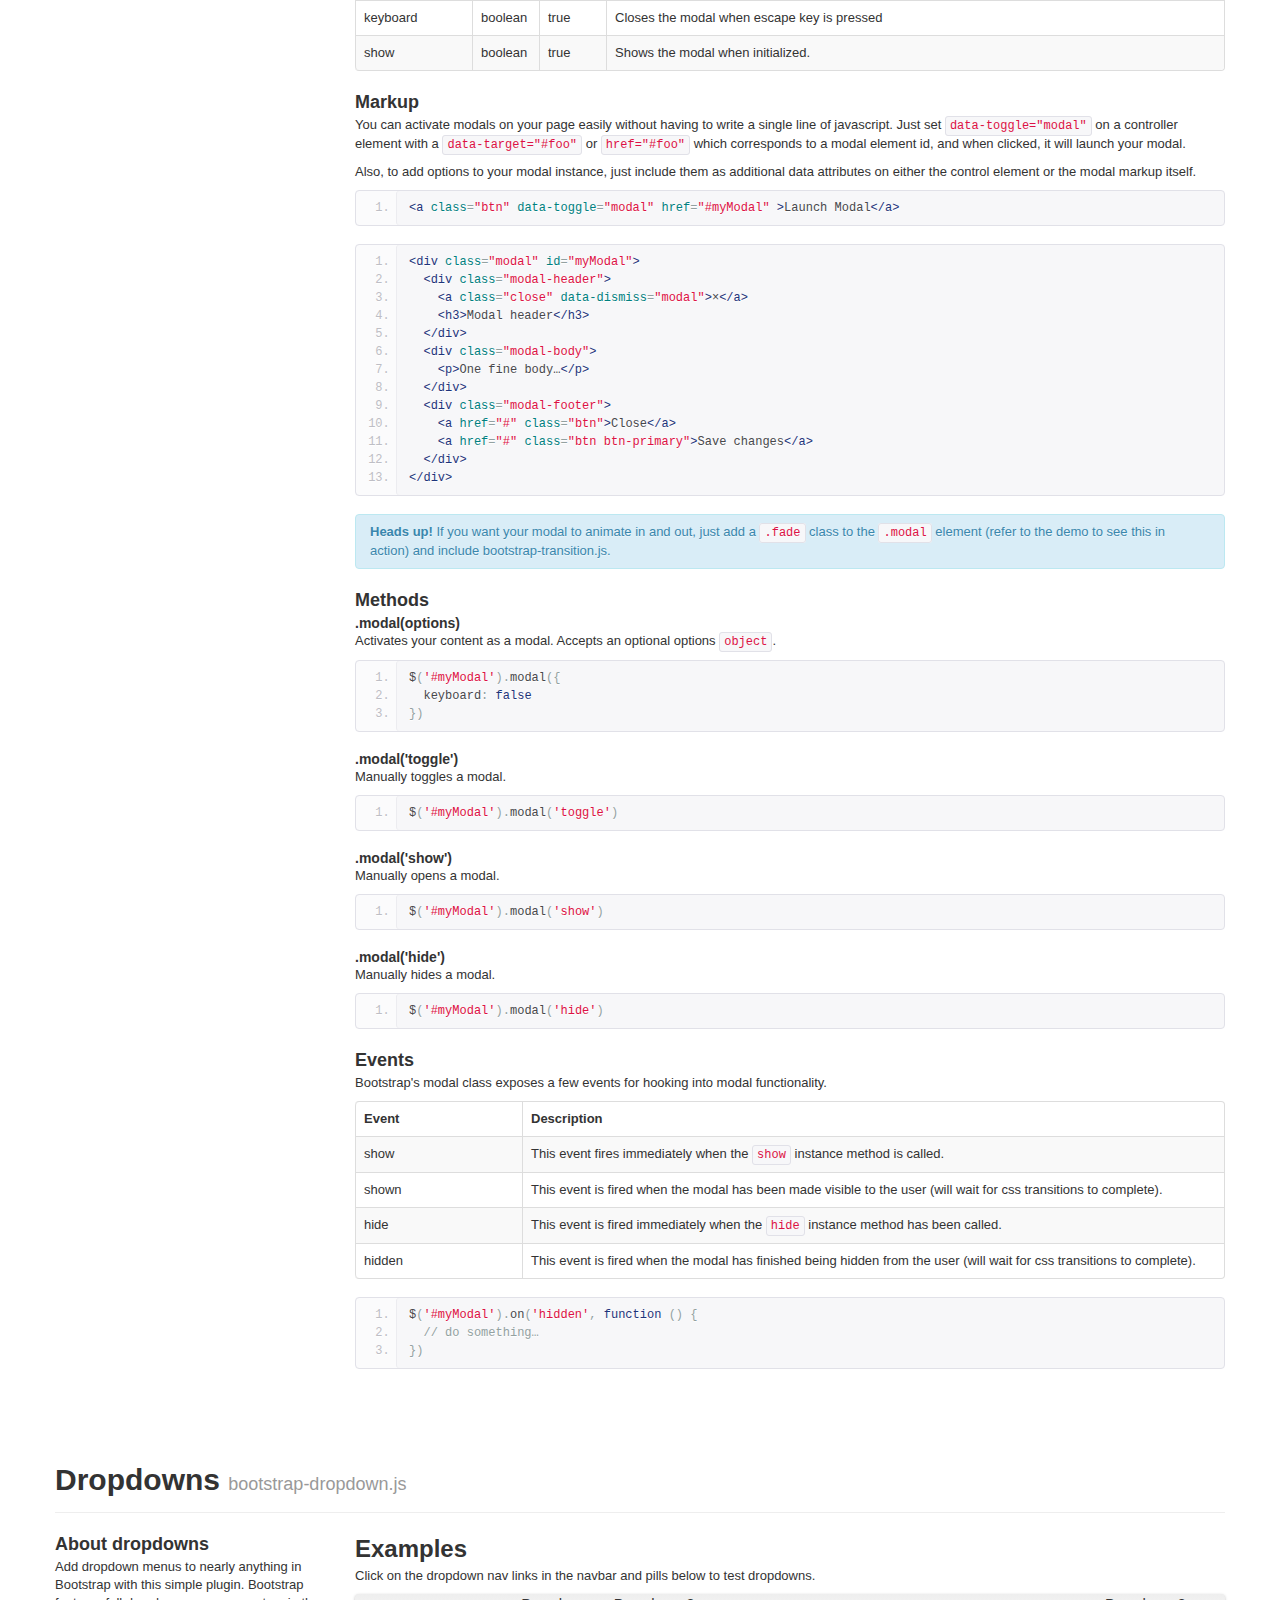
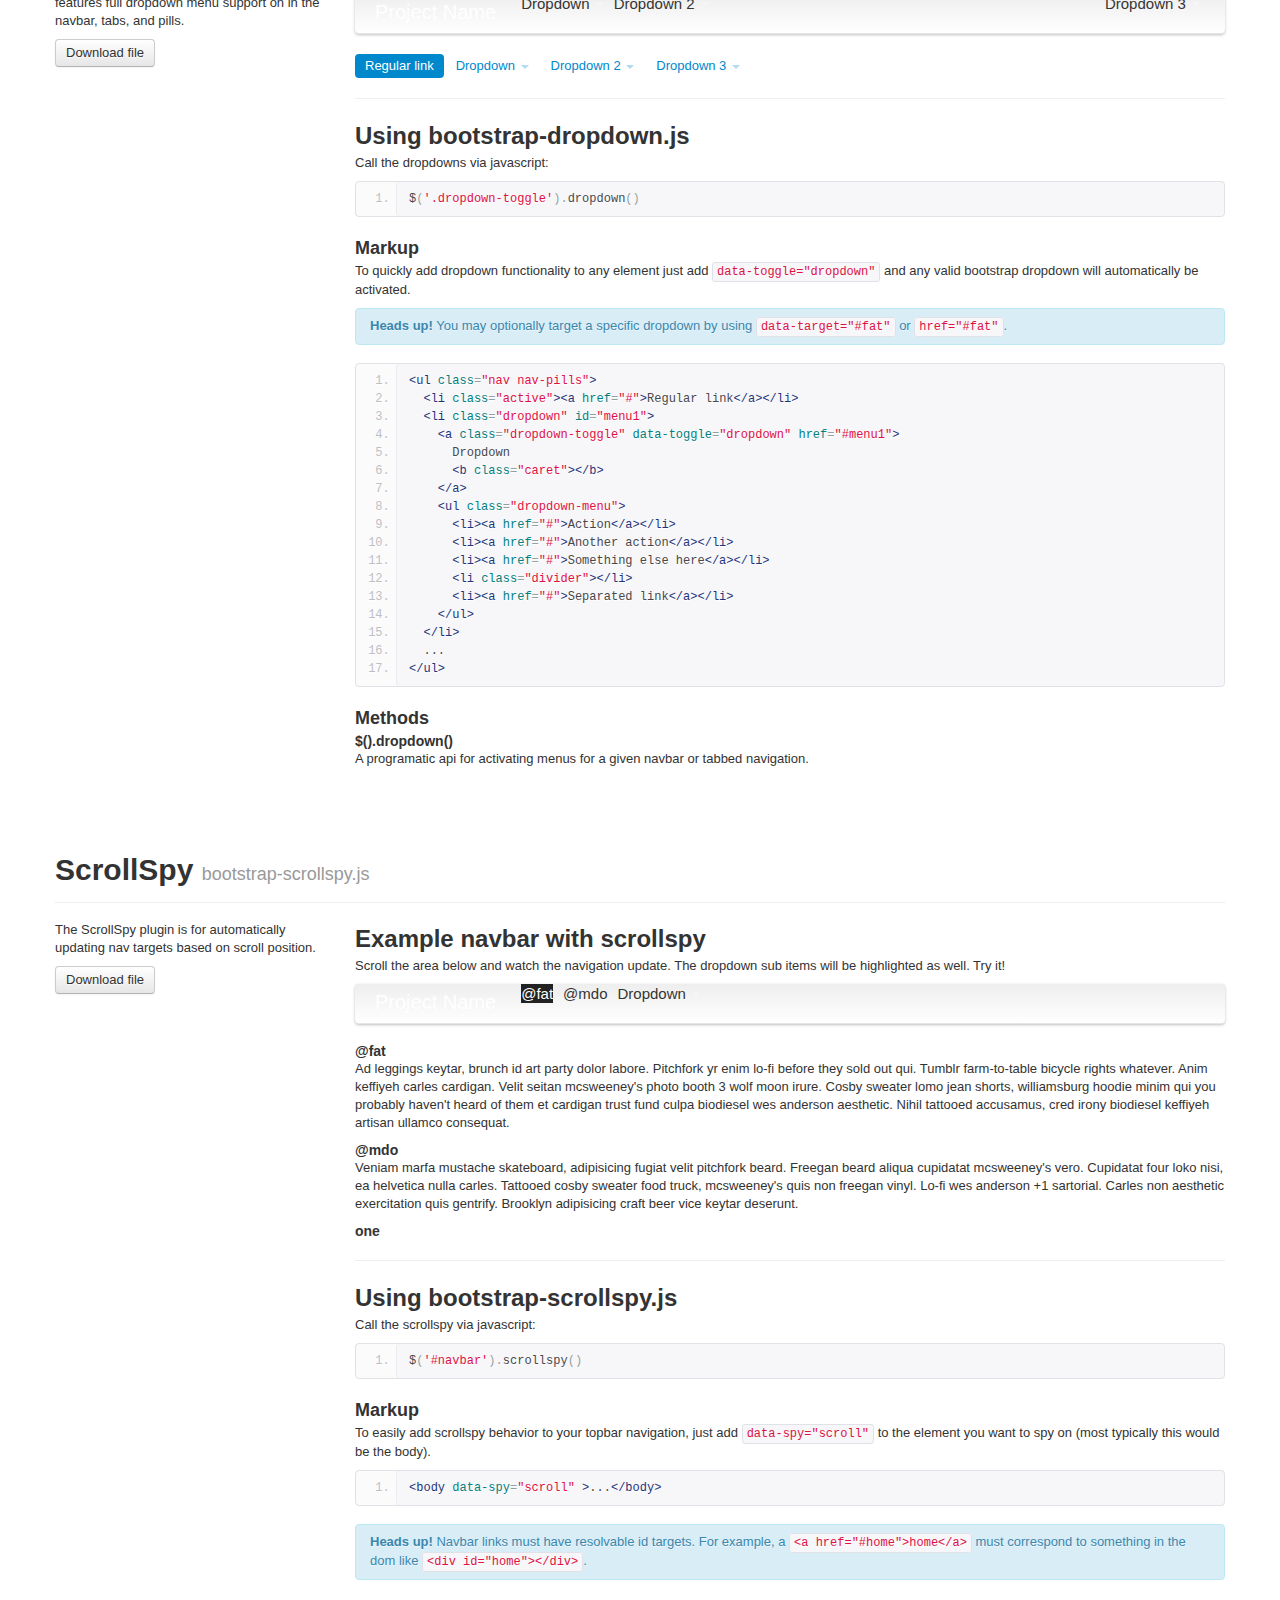
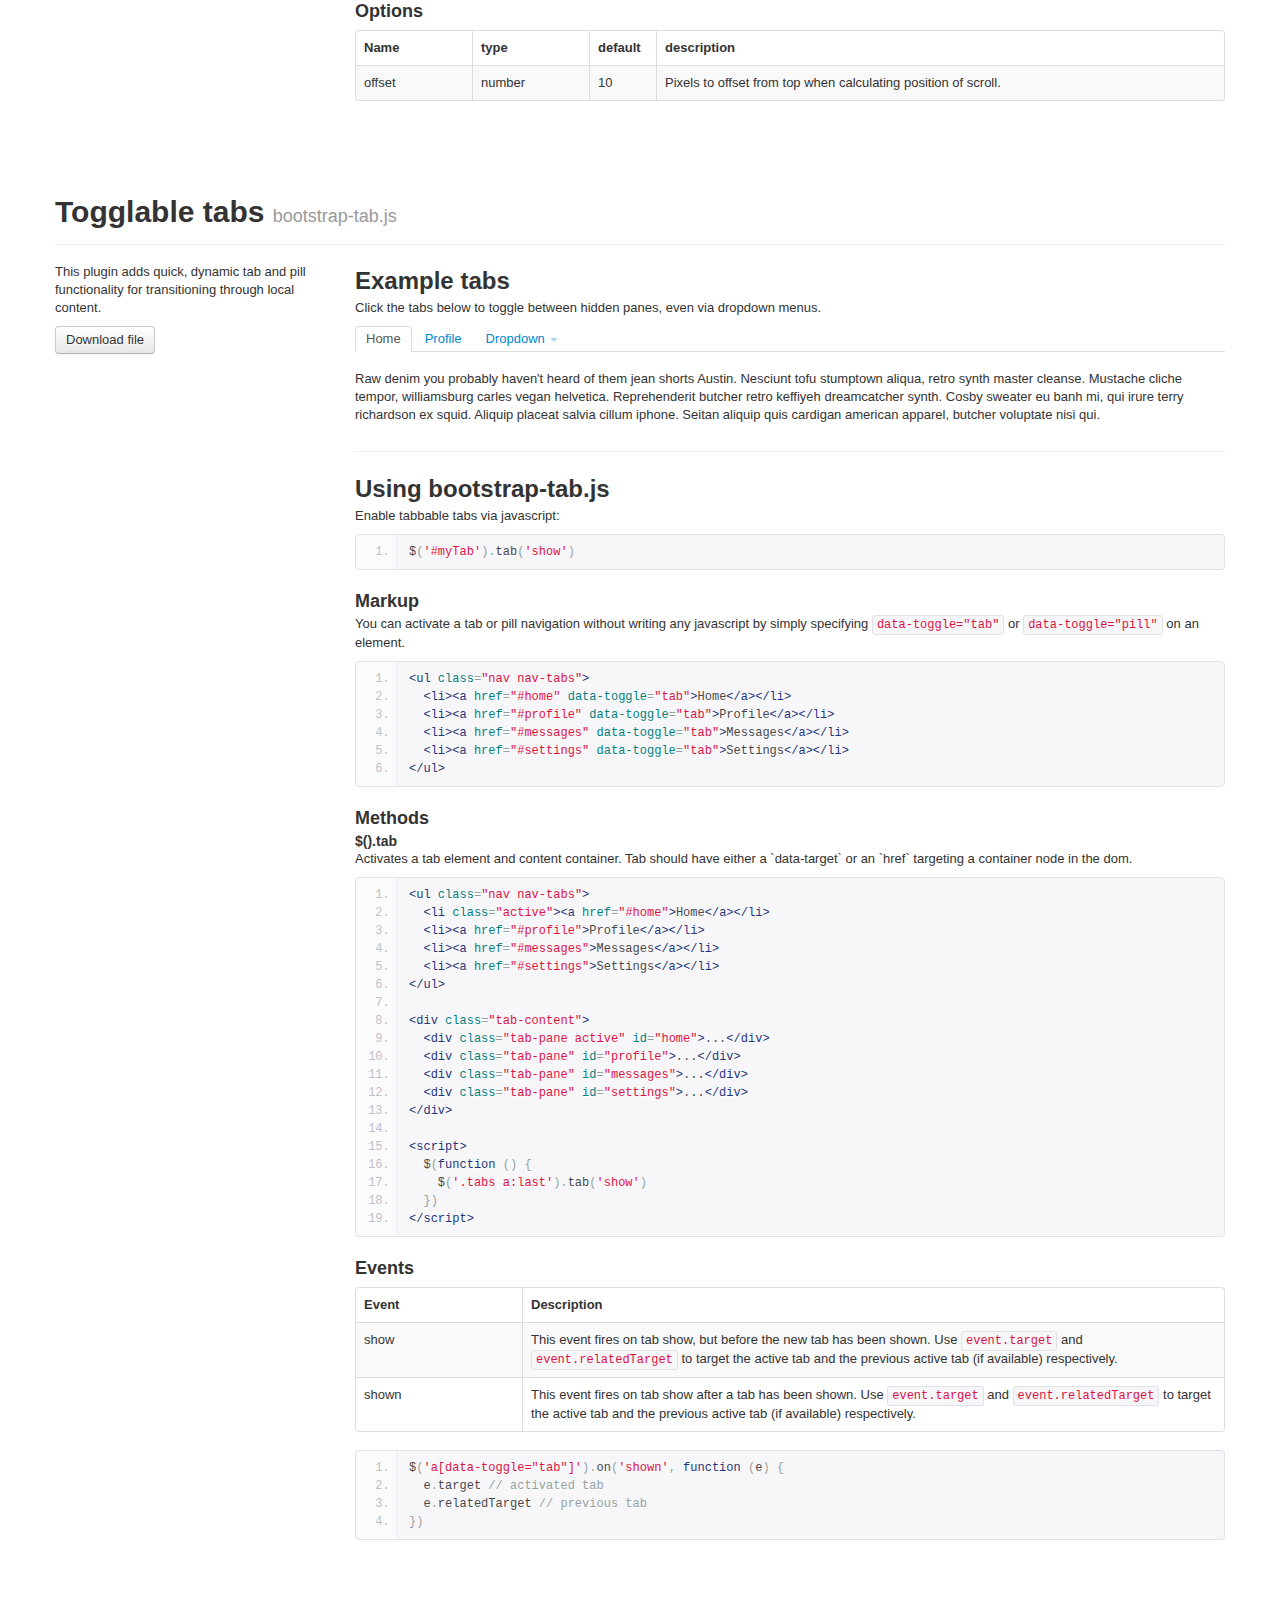
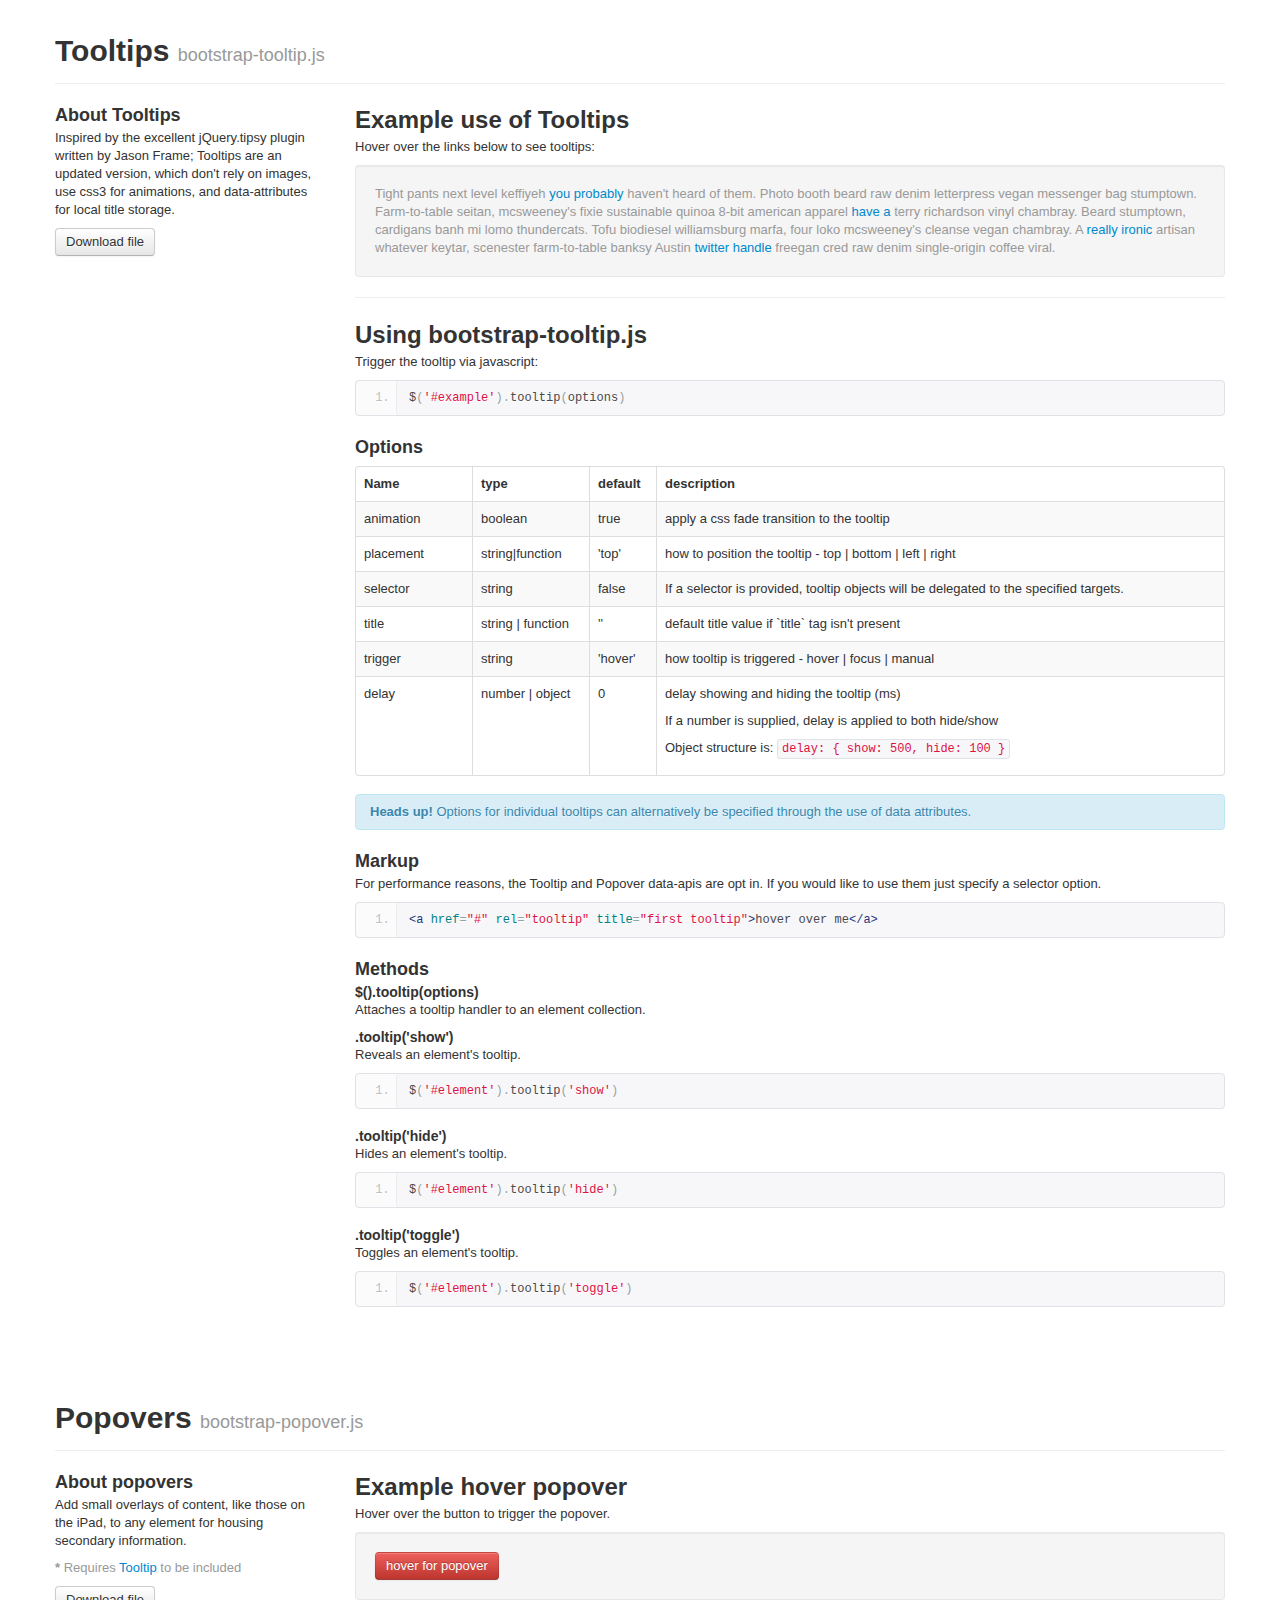
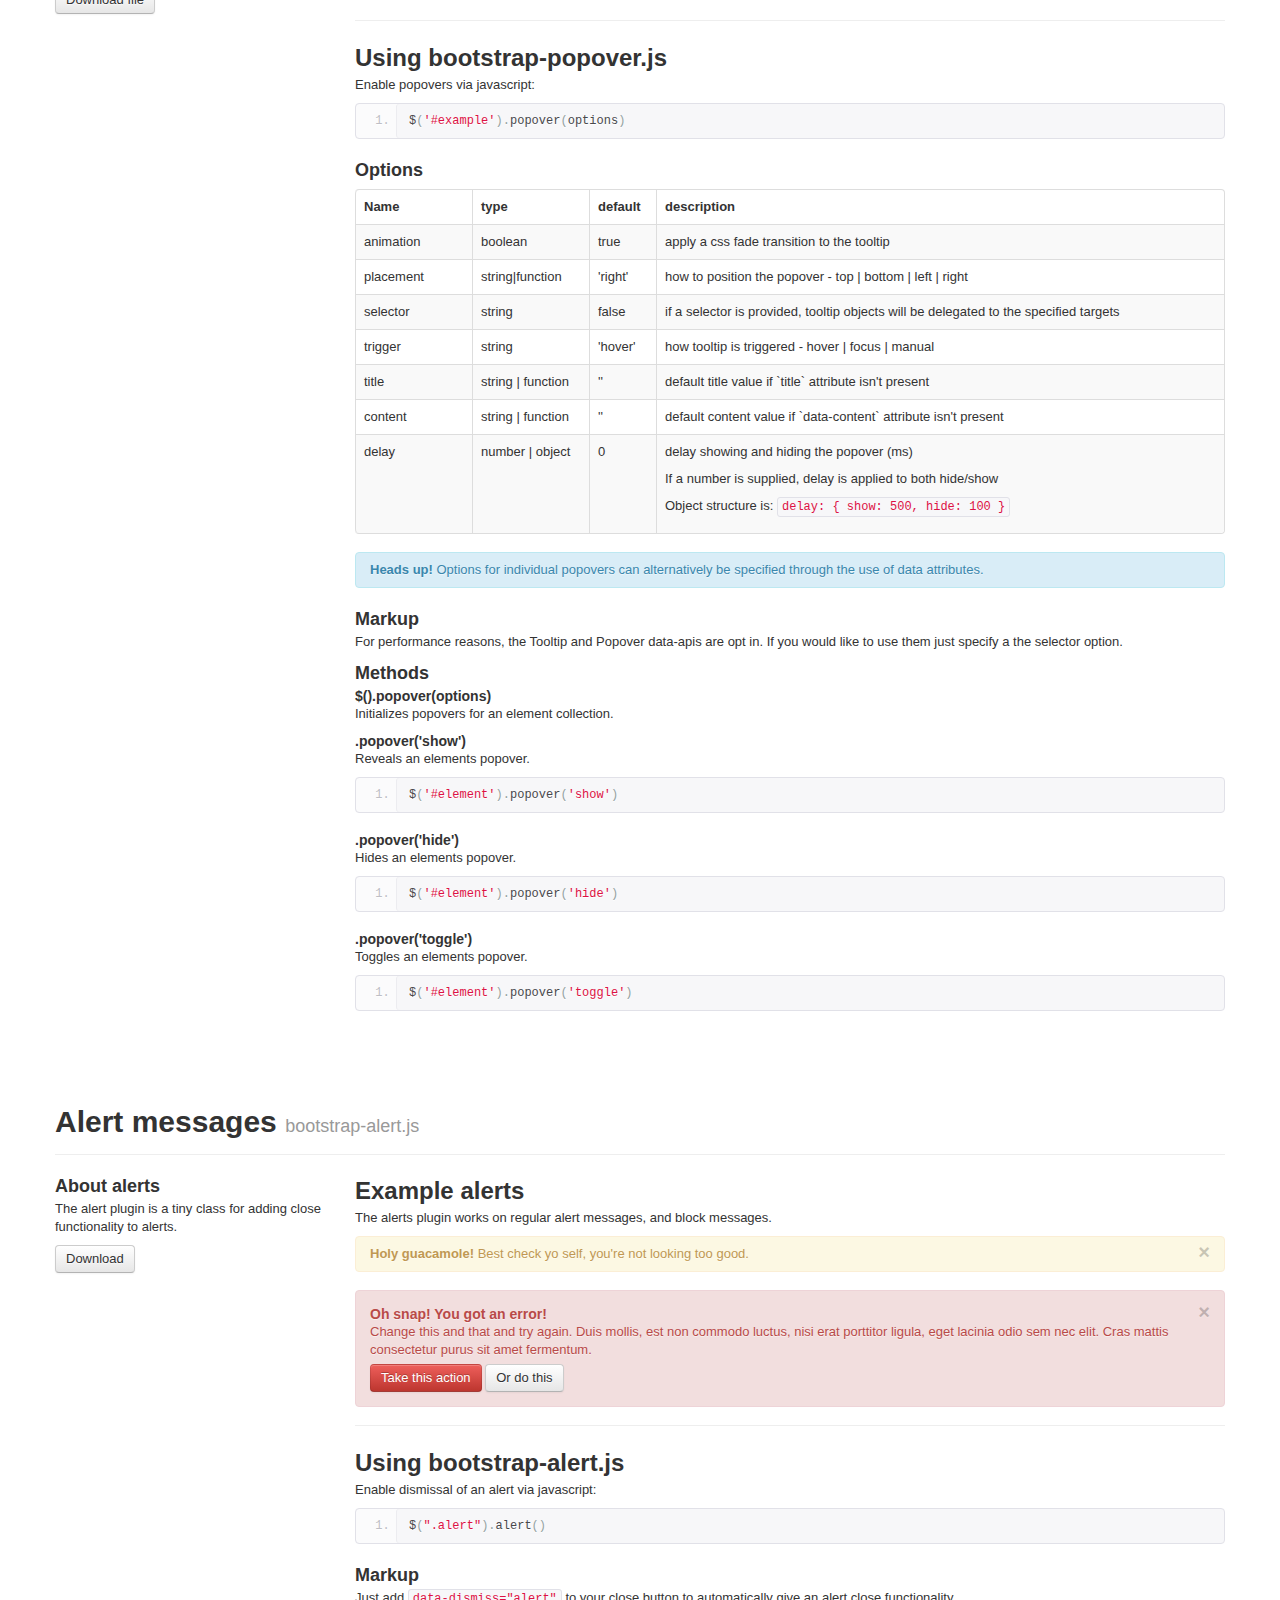
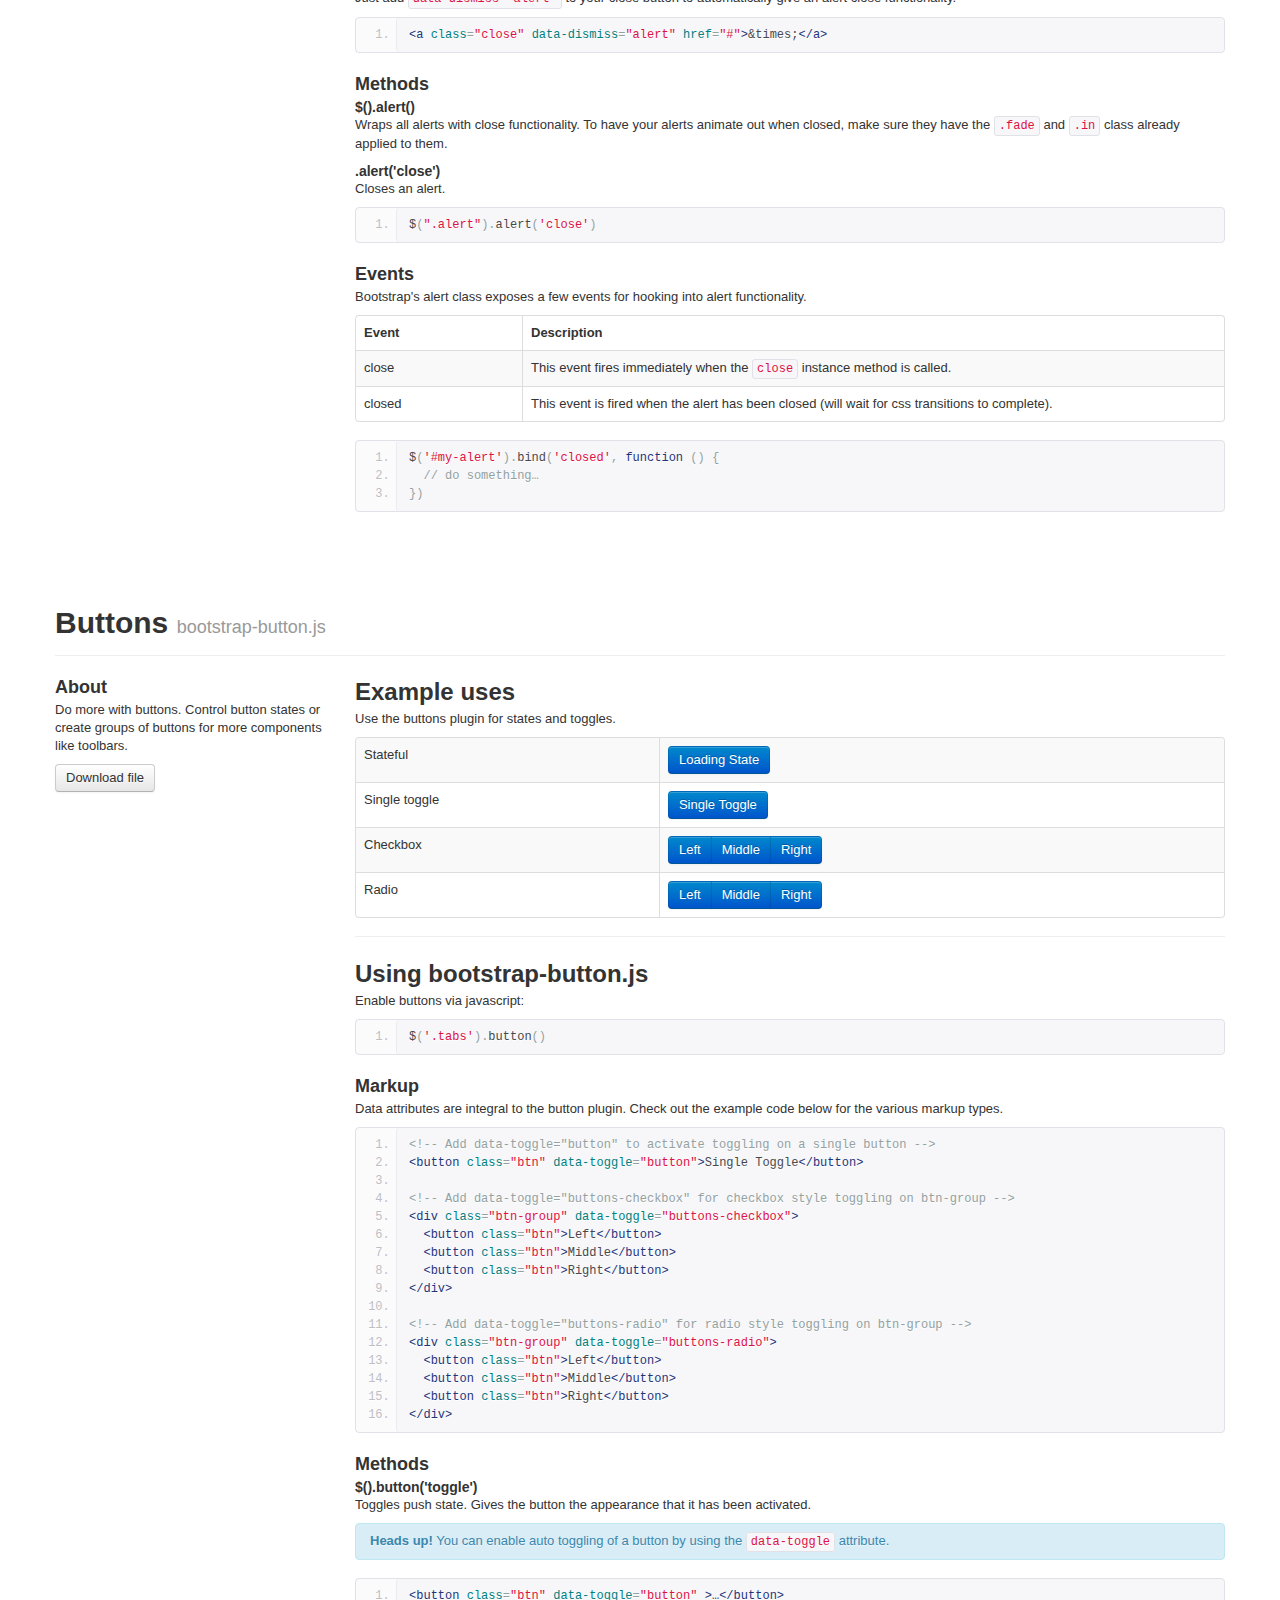
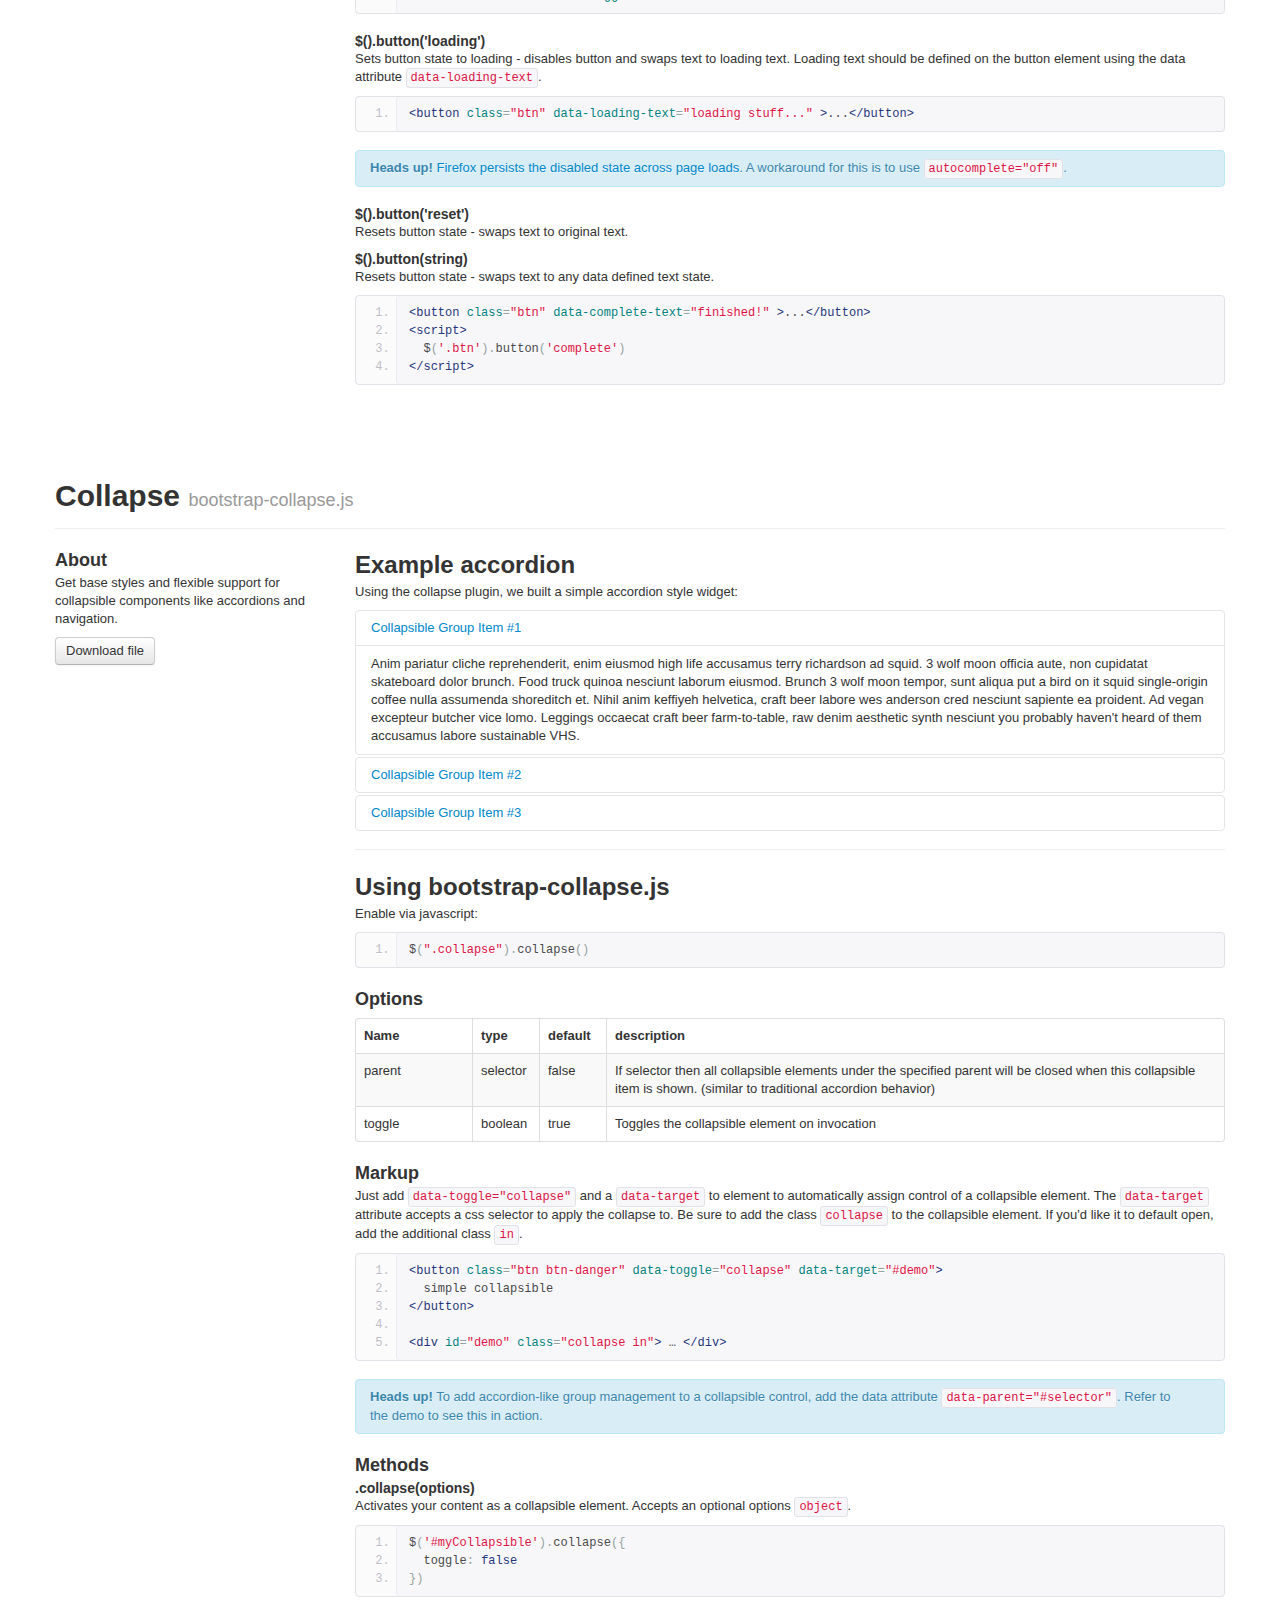
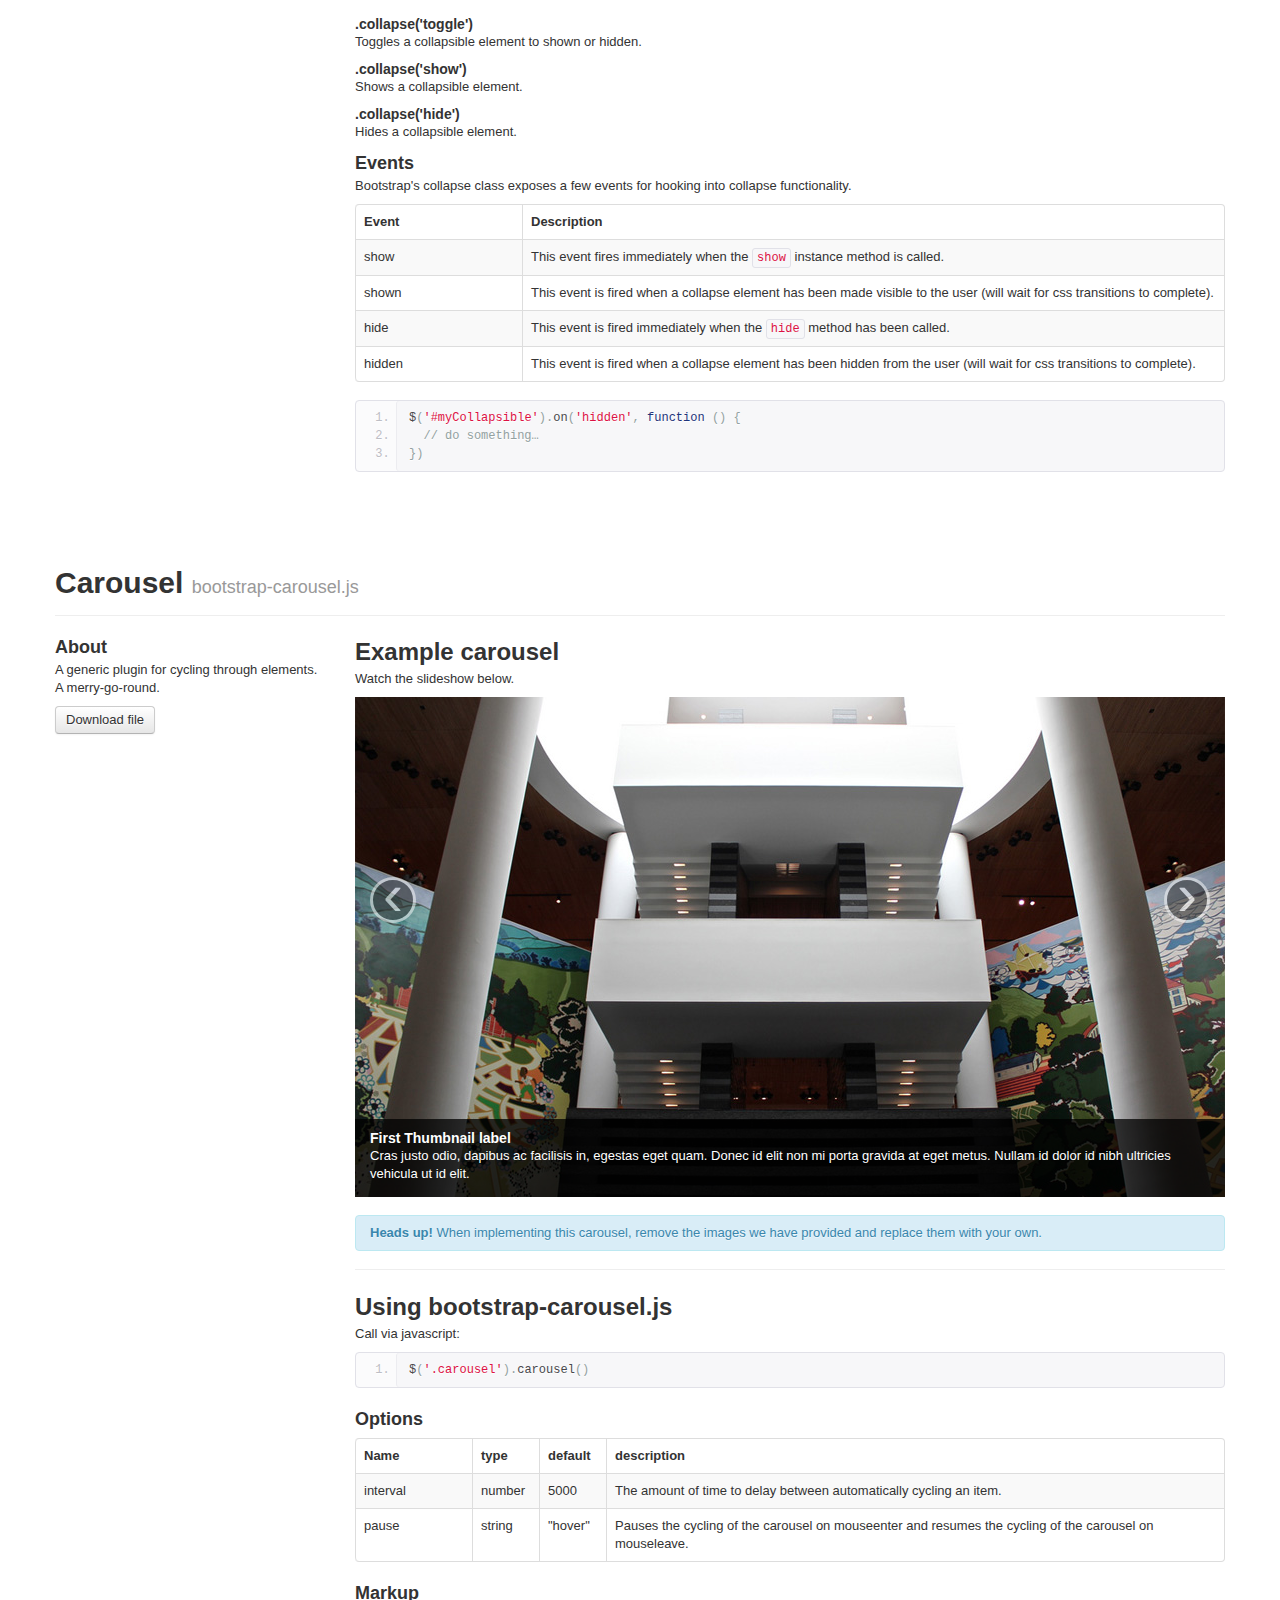
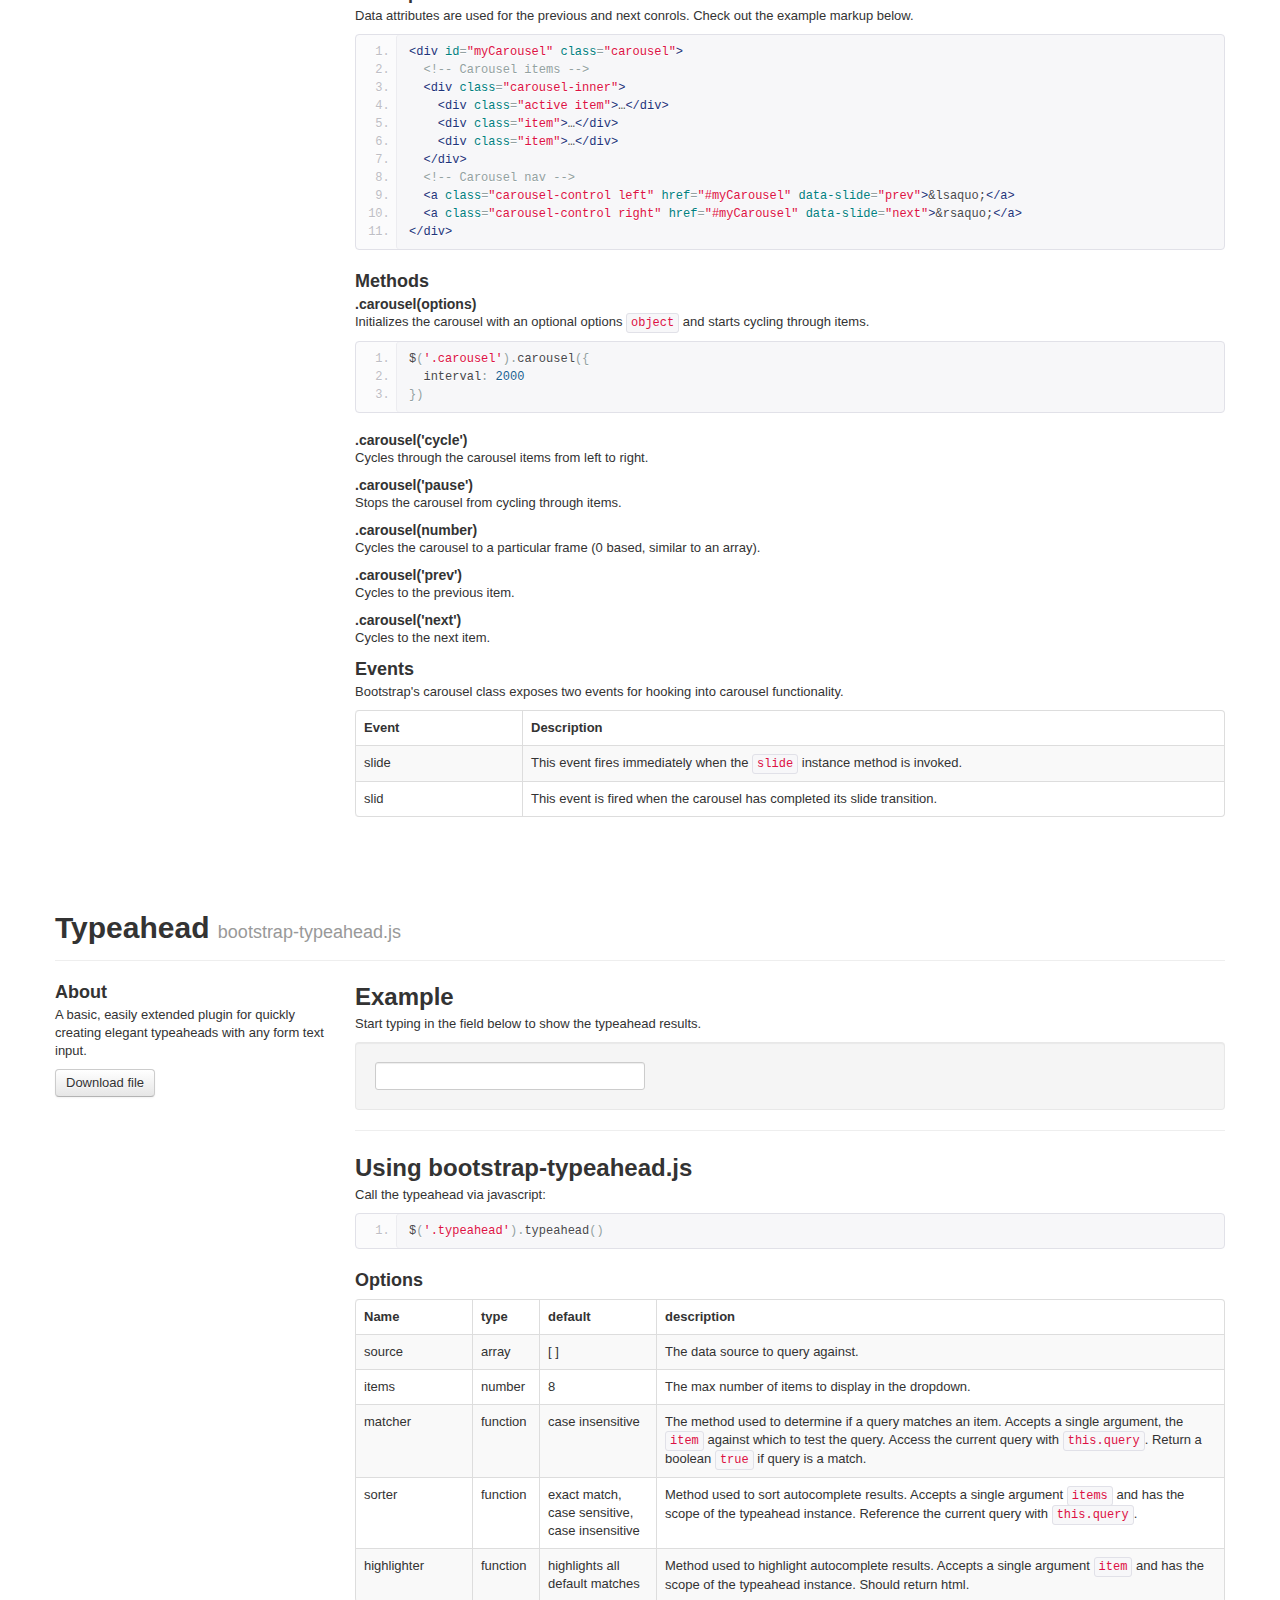
<file: javascript.html>
<!DOCTYPE html>
<html lang="en">
  <head>
    <meta charset="utf-8">
    <title>Javascript · Twitter Bootstrap</title>
    <meta name="viewport" content="width=device-width, initial-scale=1.0">
    <meta name="description" content="">
    <meta name="author" content="">

    <!-- Le styles -->
    <link href="assets/css/bootstrap.css" rel="stylesheet">
    <link href="assets/css/bootstrap-responsive.css" rel="stylesheet">
    <link href="assets/css/docs.css" rel="stylesheet">
    <link href="assets/js/google-code-prettify/prettify.css" rel="stylesheet">

    <!-- Le HTML5 shim, for IE6-8 support of HTML5 elements -->
    <!--[if lt IE 9]>
      <script src="http://html5shim.googlecode.com/svn/trunk/html5.js"></script>
    <![endif]-->

    <!-- Le fav and touch icons -->
    <link rel="shortcut icon" href="assets/ico/favicon.ico">
    <link rel="apple-touch-icon-precomposed" sizes="114x114" href="assets/ico/apple-touch-icon-114-precomposed.png">
    <link rel="apple-touch-icon-precomposed" sizes="72x72" href="assets/ico/apple-touch-icon-72-precomposed.png">
    <link rel="apple-touch-icon-precomposed" href="assets/ico/apple-touch-icon-57-precomposed.png">
  </head>

  <body data-spy="scroll" data-target=".subnav" data-offset="50">


  <!-- Navbar
    ================================================== -->
    <div class="navbar navbar-fixed-top">
      <div class="navbar-inner">
        <div class="container">
          <a class="btn btn-navbar" data-toggle="collapse" data-target=".nav-collapse">
            <span class="icon-bar"></span>
            <span class="icon-bar"></span>
            <span class="icon-bar"></span>
          </a>
          <a class="brand" href="./index.html">Bootstrap</a>
          <div class="nav-collapse">
            <ul class="nav">
              <li class="">
                <a href="./index.html">Overview</a>
              </li>
              <li class="">
                <a href="./scaffolding.html">Scaffolding</a>
              </li>
              <li class="">
                <a href="./base-css.html">Base CSS</a>
              </li>
              <li class="">
                <a href="./components.html">Components</a>
              </li>
              <li class="active">
                <a href="./javascript.html">Javascript plugins</a>
              </li>
              <li class="">
                <a href="./less.html">Using LESS</a>
              </li>
              <li class="divider-vertical"></li>
              <li class="">
                <a href="./download.html">Customize</a>
              </li>
              <li class="">
                <a href="./examples.html">Examples</a>
              </li>
            </ul>
          </div>
        </div>
      </div>
    </div>

    <div class="container">

      <!-- Masthead
      ================================================== -->
      <header class="jumbotron subhead" id="overview">
        <h1>Javascript for Bootstrap</h1>
        <p class="lead">Bring Bootstrap's components to life&mdash;now with 12 custom <a href="http://jquery.com/" target="_blank">jQuery</a> plugins.
        <div class="subnav">
          <ul class="nav nav-pills">
            <li><a href="#javascript">All plugins</a></li>
            <li><a href="#modals">Modal</a></li>
            <li><a href="#dropdowns">Dropdown</a></li>
            <li><a href="#scrollspy">Scrollspy</a></li>
            <li><a href="#tabs">Tab</a></li>
            <li><a href="#tooltips">Tooltip</a></li>
            <li><a href="#popovers">Popover</a></li>
            <li><a href="#alerts">Alert</a></li>
            <li><a href="#buttons">Button</a></li>
            <li><a href="#collapse">Collapse</a></li>
            <li><a href="#carousel">Carousel</a></li>
            <li><a href="#typeahead">Typeahead</a></li>
          </ul>
        </div>
      </header>


      <!-- Using Javascript w/ Bootstrap
      ================================================== -->
      <section id="javascript">
        <div class="page-header">
          <h1>jQuery plugins <small>A dozen Bootstrap plugins to get you started</small></h1>
        </div>
      <div class="row">
        <div class="span3">
          <label>
            <h3><a href="./javascript.html#modals">Modals</a></h3>
            <p>A streamlined, but flexible, take on the traditional javascript modal plugin with only the minimum required functionality and smart defaults.</p>
          </label>
        </div>
        <div class="span3">
          <label>
            <h3><a href="./javascript.html#dropdowns">Dropdowns</a></h3>
            <p>Add dropdown menus to nearly anything in Bootstrap with this simple plugin. Bootstrap features full dropdown menu support on in the navbar, tabs, and pills.</p>
          </label>
        </div>
        <div class="span3">
          <label>
            <h3><a href="./javascript.html#scrollspy">Scrollspy</a></h3>
            <p>Use scrollspy to automatically update the links in your navbar to show the current active link based on scroll position.</p>
          </label>
        </div>
        <div class="span3">
          <label>
            <h3><a href="./javascript.html#tabs">Togglable tabs</a></h3>
            <p>Use this plugin to make tabs and pills more useful by allowing them to toggle through tabbable panes of local content.</p>
          </label>
        </div>
      </div> <!-- /row -->
      <div class="row">
        <div class="span3">
          <label>
            <h3><a href="./javascript.html#tooltips">Tooltips</a></h3>
            <p>A new take on the jQuery Tipsy plugin, Tooltips don't rely on images&mdash;they use CSS3 for animations and data-attributes for local title storage.</p>
          </label>
        </div>
        <div class="span3">
          <label>
            <h3><a href="./javascript.html#popovers">Popovers</a> <small class="muted">*</small></h3>
            <p>Add small overlays of content, like those on the iPad, to any element for housing secondary information.</p>
            <p class="muted"><strong>*</strong> Requires <a href="#tooltips">Tooltips</a> to be included</p>
          </label>
        </div>
        <div class="span3">
          <label>
            <h3><a href="./javascript.html#alerts">Alert messages</a></h3>
            <p>The alert plugin is a tiny class for adding close functionality to alerts.</p>
          </label>
        </div>
        <div class="span3">
          <label>
            <h3><a href="./javascript.html#buttons">Buttons</a></h3>
            <p>Do more with buttons. Control button states or create groups of buttons for more components like toolbars.</p>
          </label>
        </div>
      </div> <!-- /row -->
      <div class="row" style="margin-bottom: 9px;">
        <div class="span3">
          <label>
            <h3><a href="./javascript.html#collapse">Collapse</a></h3>
            <p>Get base styles and flexible support for collapsible components like accordions and navigation.</p>
          </label>
        </div>
        <div class="span3">
          <label>
            <h3><a href="./javascript.html#carousel">Carousel</a></h3>
            <p>Create a merry-go-round of any content you wish to provide an interactive slideshow of content.</p>
          </label>
        </div>
        <div class="span3">
          <label>
            <h3><a href="./javascript.html#typeahead">Typeahead</a></h3>
            <p>A basic, easily extended plugin for quickly creating elegant typeaheads with any form text input.</p>
          </label>
        </div>
        <div class="span3">
          <label>
            <h3>Transitions <small class="muted">*</small></h3>
            <p>For simple transition effects, include bootstrap-transition.js once to slide in modals or fade out alerts.</p>
            <p class="muted"><strong>*</strong> Required for animation in plugins</p>
          </label>
        </div>
      </div> <!-- /row -->
      <div class="alert alert-info"><strong>Heads up!</strong> All javascript plugins require the latest version of jQuery.</div>
    </section>



    <!-- Modal
    ================================================== -->
    <section id="modals">
      <div class="page-header">
        <h1>Modals <small>bootstrap-modal.js</small></h1>
      </div>
      <div class="row">
        <div class="span3 columns">
          <h3>About modals</h3>
          <p>A streamlined, but flexible, take on the traditional javascript modal plugin with only the minimum required functionality and smart defaults.</p>
          <a href="assets/js/bootstrap-modal.js" target="_blank" class="btn">Download file</a>
        </div>
        <div class="span9 columns">
          <h2>Static example</h2>
          <p>Below is a statically rendered modal.</p>
          <div class="well modal-example" style="background-color: #888; border: none;">
            <div class="modal" style="position: relative; top: auto; left: auto; margin: 0 auto; z-index: 1">
              <div class="modal-header">
                <a href="#" class="close" data-dismiss="modal">&times;</a>
                <h3>Modal header</h3>
              </div>
              <div class="modal-body">
                <p>One fine body…</p>
              </div>
              <div class="modal-footer">
                <a href="#" class="btn">Close</a>
                <a href="#" class="btn btn-primary">Save changes</a>
              </div>
            </div>
          </div> <!-- /well -->

          <h2>Live demo</h2>
          <p>Toggle a modal via javascript by clicking the button below. It will slide down and fade in from the top of the page.</p>
          <!-- sample modal content -->
          <div id="myModal" class="modal hide fade">
            <div class="modal-header">
              <a class="close" data-dismiss="modal" >&times;</a>
              <h3>Modal Heading</h3>
            </div>
            <div class="modal-body">
              <h4>Text in a modal</h4>
              <p>Duis mollis, est non commodo luctus, nisi erat porttitor ligula, eget lacinia odio sem.</p>

              <h4>Popover in a modal</h4>
              <p>This <a href="#" class="btn popover-test" title="A Title" data-content="And here's some amazing content. It's very engaging. right?">button</a> should trigger a popover on hover.</p>

              <h4>Tooltips in a modal</h4>
              <p><a href="#" class="tooltip-test" title="Tooltip">This link</a> and <a href="#" class="tooltip-test" title="Tooltip">that link</a> should have tooltips on hover.</p>

              <hr>

              <h4>Overflowing text to show optional scrollbar</h4>
              <p>We set a fixed <code>max-height</code> on the <code>.modal-body</code>. Watch it overflow with all this extra lorem ipsum text we've included.</p>
              <p>Cras mattis consectetur purus sit amet fermentum. Cras justo odio, dapibus ac facilisis in, egestas eget quam. Morbi leo risus, porta ac consectetur ac, vestibulum at eros.</p>
              <p>Praesent commodo cursus magna, vel scelerisque nisl consectetur et. Vivamus sagittis lacus vel augue laoreet rutrum faucibus dolor auctor.</p>
              <p>Aenean lacinia bibendum nulla sed consectetur. Praesent commodo cursus magna, vel scelerisque nisl consectetur et. Donec sed odio dui. Donec ullamcorper nulla non metus auctor fringilla.</p>
              <p>Cras mattis consectetur purus sit amet fermentum. Cras justo odio, dapibus ac facilisis in, egestas eget quam. Morbi leo risus, porta ac consectetur ac, vestibulum at eros.</p>
              <p>Praesent commodo cursus magna, vel scelerisque nisl consectetur et. Vivamus sagittis lacus vel augue laoreet rutrum faucibus dolor auctor.</p>
              <p>Aenean lacinia bibendum nulla sed consectetur. Praesent commodo cursus magna, vel scelerisque nisl consectetur et. Donec sed odio dui. Donec ullamcorper nulla non metus auctor fringilla.</p>
            </div>
            <div class="modal-footer">
              <a href="#" class="btn" data-dismiss="modal" >Close</a>
              <a href="#" class="btn btn-primary">Save changes</a>
            </div>
          </div>
          <a data-toggle="modal" href="#myModal" class="btn btn-primary btn-large">Launch demo modal</a>

          <hr>

          <h2>Using bootstrap-modal</h2>
          <p>Call the modal via javascript:</p>
          <pre class="prettyprint linenums">$('#myModal').modal(options)</pre>
          <h3>Options</h3>
          <table class="table table-bordered table-striped">
            <thead>
             <tr>
               <th style="width: 100px;">Name</th>
               <th style="width: 50px;">type</th>
               <th style="width: 50px;">default</th>
               <th>description</th>
             </tr>
            </thead>
            <tbody>
             <tr>
               <td>backdrop</td>
               <td>boolean</td>
               <td>true</td>
               <td>Includes a modal-backdrop element. Alternatively, specify <code>static</code> for a backdrop which doesn't close the modal on click.</td>
             </tr>
             <tr>
               <td>keyboard</td>
               <td>boolean</td>
               <td>true</td>
               <td>Closes the modal when escape key is pressed</td>
             </tr>
             <tr>
               <td>show</td>
               <td>boolean</td>
               <td>true</td>
               <td>Shows the modal when initialized.</td>
             </tr>
            </tbody>
          </table>
          <h3>Markup</h3>
          <p>You can activate modals on your page easily without having to write a single line of javascript. Just set <code>data-toggle="modal"</code> on a controller element with a <code>data-target="#foo"</code> or <code>href="#foo"</code> which corresponds to a modal element id, and when clicked, it will launch your modal.</p>
          <p>Also, to add options to your modal instance, just include them as additional data attributes on either the control element or the modal markup itself.</p>
<pre class="prettyprint linenums">
&lt;a class="btn" data-toggle="modal" href="#myModal" &gt;Launch Modal&lt;/a&gt;
</pre>

<pre class="prettyprint linenums">
&lt;div class="modal" id="myModal"&gt;
  &lt;div class="modal-header"&gt;
    &lt;a class="close" data-dismiss="modal"&gt;&times;&lt;/a&gt;
    &lt;h3&gt;Modal header&lt;/h3&gt;
  &lt;/div&gt;
  &lt;div class="modal-body"&gt;
    &lt;p&gt;One fine body…&lt;/p&gt;
  &lt;/div&gt;
  &lt;div class="modal-footer"&gt;
    &lt;a href="#" class="btn"&gt;Close&lt;/a&gt;
    &lt;a href="#" class="btn btn-primary"&gt;Save changes&lt;/a&gt;
  &lt;/div&gt;
&lt;/div&gt;
</pre>
          <div class="alert alert-info">
            <strong>Heads up!</strong> If you want your modal to animate in and out, just add a <code>.fade</code> class to the <code>.modal</code> element (refer to the demo to see this in action) and include bootstrap-transition.js.
          </div>
          <h3>Methods</h3>
          <h4>.modal(options)</h4>
          <p>Activates your content as a modal. Accepts an optional options <code>object</code>.</p>
<pre class="prettyprint linenums">
$('#myModal').modal({
  keyboard: false
})</pre>
          <h4>.modal('toggle')</h4>
          <p>Manually toggles a modal.</p>
          <pre class="prettyprint linenums">$('#myModal').modal('toggle')</pre>
          <h4>.modal('show')</h4>
          <p>Manually opens a modal.</p>
          <pre class="prettyprint linenums">$('#myModal').modal('show')</pre>
          <h4>.modal('hide')</h4>
          <p>Manually hides a modal.</p>
          <pre class="prettyprint linenums">$('#myModal').modal('hide')</pre>
          <h3>Events</h3>
          <p>Bootstrap's modal class exposes a few events for hooking into modal functionality.</p>
          <table class="table table-bordered table-striped">
            <thead>
             <tr>
               <th style="width: 150px;">Event</th>
               <th>Description</th>
             </tr>
            </thead>
            <tbody>
             <tr>
               <td>show</td>
               <td>This event fires immediately when the <code>show</code> instance method is called.</td>
             </tr>
             <tr>
               <td>shown</td>
               <td>This event is fired when the modal has been made visible to the user (will wait for css transitions to complete).</td>
             </tr>
             <tr>
               <td>hide</td>
               <td>This event is fired immediately when the <code>hide</code> instance method has been called.</td>
             </tr>
             <tr>
               <td>hidden</td>
               <td>This event is fired when the modal has finished being hidden from the user (will wait for css transitions to complete).</td>
             </tr>
            </tbody>
          </table>

<pre class="prettyprint linenums">
$('#myModal').on('hidden', function () {
  // do something…
})</pre>
        </div>
      </div>
    </section>



    <!-- Dropdown
    ================================================== -->
    <section id="dropdowns">
      <div class="page-header">
        <h1>Dropdowns <small>bootstrap-dropdown.js</small></h1>
      </div>
      <div class="row">
        <div class="span3 columns">
          <h3>About dropdowns</h3>
          <p>Add dropdown menus to nearly anything in Bootstrap with this simple plugin. Bootstrap features full dropdown menu support on in the navbar, tabs, and pills.</p>
          <a href="assets/js/bootstrap-dropdown.js" target="_blank" class="btn">Download file</a>
        </div>
        <div class="span9 columns">
          <h2>Examples</h2>
          <p>Click on the dropdown nav links in the navbar and pills below to test dropdowns.</p>
          <div id="navbar-example" class="navbar navbar-static">
            <div class="navbar-inner">
              <div class="container" style="width: auto;">
                <a class="brand" href="#">Project Name</a>
                <ul class="nav">
                  <li class="dropdown">
                    <a href="#" class="dropdown-toggle" data-toggle="dropdown">Dropdown <b class="caret"></b></a>
                    <ul class="dropdown-menu">
                      <li><a href="#">Action</a></li>
                      <li><a href="#">Another action</a></li>
                      <li><a href="#">Something else here</a></li>
                      <li class="divider"></li>
                      <li><a href="#">Separated link</a></li>
                    </ul>
                  </li>
                  <li class="dropdown">
                    <a href="#" class="dropdown-toggle" data-toggle="dropdown">Dropdown 2 <b class="caret"></b></a>
                    <ul class="dropdown-menu">
                      <li><a href="#">Action</a></li>
                      <li><a href="#">Another action</a></li>
                      <li><a href="#">Something else here</a></li>
                      <li class="divider"></li>
                      <li><a href="#">Separated link</a></li>
                    </ul>
                  </li>
                </ul>
                <ul class="nav pull-right">
                  <li id="fat-menu" class="dropdown">
                    <a href="#" class="dropdown-toggle" data-toggle="dropdown">Dropdown 3 <b class="caret"></b></a>
                    <ul class="dropdown-menu">
                      <li><a href="#">Action</a></li>
                      <li><a href="#">Another action</a></li>
                      <li><a href="#">Something else here</a></li>
                      <li class="divider"></li>
                      <li><a href="#">Separated link</a></li>
                    </ul>
                  </li>
                </ul>
              </div>
            </div>
          </div> <!-- /navbar-example -->

          <ul class="nav nav-pills">
            <li class="active"><a href="#">Regular link</a></li>
            <li class="dropdown">
              <a class="dropdown-toggle" data-toggle="dropdown" href="#">Dropdown <b class="caret"></b></a>
              <ul id="menu1" class="dropdown-menu">
                <li><a href="#">Action</a></li>
                <li><a href="#">Another action</a></li>
                <li><a href="#">Something else here</a></li>
                <li class="divider"></li>
                <li><a href="#">Separated link</a></li>
              </ul>
            </li>
            <li class="dropdown">
              <a class="dropdown-toggle" data-toggle="dropdown" href="#">Dropdown 2 <b class="caret"></b></a>
              <ul id="menu2" class="dropdown-menu">
                <li><a href="#">Action</a></li>
                <li><a href="#">Another action</a></li>
                <li><a href="#">Something else here</a></li>
                <li class="divider"></li>
                <li><a href="#">Separated link</a></li>
              </ul>
            </li>
            <li class="dropdown">
              <a class="dropdown-toggle" data-toggle="dropdown" href="#">Dropdown 3 <b class="caret"></b></a>
              <ul id="menu3" class="dropdown-menu">
                <li><a href="#">Action</a></li>
                <li><a href="#">Another action</a></li>
                <li><a href="#">Something else here</a></li>
                <li class="divider"></li>
                <li><a href="#">Separated link</a></li>
              </ul>
            </li>
          </ul> <!-- /tabs -->

          <hr>

          <h2>Using bootstrap-dropdown.js</h2>
          <p>Call the dropdowns via javascript:</p>
          <pre class="prettyprint linenums">$('.dropdown-toggle').dropdown()</pre>
          <h3>Markup</h3>
          <p>To quickly add dropdown functionality to any element just add <code>data-toggle="dropdown"</code> and any valid bootstrap dropdown will automatically be activated.</p>
          <div class="alert alert-info">
            <strong>Heads up!</strong> You may optionally target a specific dropdown by using <code>data-target="#fat"</code> or <code>href="#fat"</code>.
          </div>

<pre class="prettyprint linenums">
&lt;ul class="nav nav-pills"&gt;
  &lt;li class="active"&gt;&lt;a href="#"&gt;Regular link&lt;/a&gt;&lt;/li&gt;
  &lt;li class="dropdown" id="menu1"&gt;
    &lt;a class="dropdown-toggle" data-toggle="dropdown" href="#menu1"&gt;
      Dropdown
      &lt;b class="caret"&gt;&lt;/b&gt;
    &lt;/a&gt;
    &lt;ul class="dropdown-menu"&gt;
      &lt;li&gt;&lt;a href="#"&gt;Action&lt;/a&gt;&lt;/li&gt;
      &lt;li&gt;&lt;a href="#"&gt;Another action&lt;/a&gt;&lt;/li&gt;
      &lt;li&gt;&lt;a href="#"&gt;Something else here&lt;/a&gt;&lt;/li&gt;
      &lt;li class="divider"&gt;&lt;/li&gt;
      &lt;li&gt;&lt;a href="#"&gt;Separated link&lt;/a&gt;&lt;/li&gt;
    &lt;/ul&gt;
  &lt;/li&gt;
  ...
&lt;/ul&gt;</pre>
          <h3>Methods</h3>
          <h4>$().dropdown()</h4>
          <p>A programatic api for activating menus for a given navbar or tabbed navigation.</p>
        </div>
      </div>
    </section>



   <!-- ScrollSpy
    ================================================== -->
    <section id="scrollspy">
      <div class="page-header">
        <h1>ScrollSpy <small>bootstrap-scrollspy.js</small></h1>
      </div>
      <div class="row">
        <div class="span3 columns">
          <p>The ScrollSpy plugin is for automatically updating nav targets based on scroll position.</p>
          <a href="assets/js/bootstrap-scrollspy.js" target="_blank" class="btn">Download file</a>
        </div>
        <div class="span9 columns">
          <h2>Example navbar with scrollspy</h2>
          <p>Scroll the area below and watch the navigation update. The dropdown sub items will be highlighted as well. Try it!</p>
          <div id="navbarExample" class="navbar navbar-static">
            <div class="navbar-inner">
              <div class="container" style="width: auto;">
                <a class="brand" href="#">Project Name</a>
                <ul class="nav">
                  <li><a href="#fat">@fat</a></li>
                  <li><a href="#mdo">@mdo</a></li>
                  <li class="dropdown">
                    <a href="#" class="dropdown-toggle" data-toggle="dropdown">Dropdown <b class="caret"></b></a>
                    <ul class="dropdown-menu">
                      <li><a href="#one">one</a></li>
                      <li><a href="#two">two</a></li>
                      <li class="divider"></li>
                      <li><a href="#three">three</a></li>
                    </ul>
                  </li>
                </ul>
              </div>
            </div>
          </div>
          <div data-spy="scroll" data-target="#navbarExample" data-offset="0" class="scrollspy-example">
            <h4 id="fat">@fat</h4>
            <p>
            Ad leggings keytar, brunch id art party dolor labore. Pitchfork yr enim lo-fi before they sold out qui. Tumblr farm-to-table bicycle rights whatever. Anim keffiyeh carles cardigan. Velit seitan mcsweeney's photo booth 3 wolf moon irure. Cosby sweater lomo jean shorts, williamsburg hoodie minim qui you probably haven't heard of them et cardigan trust fund culpa biodiesel wes anderson aesthetic. Nihil tattooed accusamus, cred irony biodiesel keffiyeh artisan ullamco consequat.
            </p>
            <h4 id="mdo">@mdo</h4>
            <p>
            Veniam marfa mustache skateboard, adipisicing fugiat velit pitchfork beard. Freegan beard aliqua cupidatat mcsweeney's vero. Cupidatat four loko nisi, ea helvetica nulla carles. Tattooed cosby sweater food truck, mcsweeney's quis non freegan vinyl. Lo-fi wes anderson +1 sartorial. Carles non aesthetic exercitation quis gentrify. Brooklyn adipisicing craft beer vice keytar deserunt.
            </p>
            <h4 id="one">one</h4>
            <p>
            Occaecat commodo aliqua delectus. Fap craft beer deserunt skateboard ea. Lomo bicycle rights adipisicing banh mi, velit ea sunt next level locavore single-origin coffee in magna veniam. High life id vinyl, echo park consequat quis aliquip banh mi pitchfork. Vero VHS est adipisicing. Consectetur nisi DIY minim messenger bag. Cred ex in, sustainable delectus consectetur fanny pack iphone.
            </p>
            <h4 id="two">two</h4>
            <p>
            In incididunt echo park, officia deserunt mcsweeney's proident master cleanse thundercats sapiente veniam. Excepteur VHS elit, proident shoreditch +1 biodiesel laborum craft beer. Single-origin coffee wayfarers irure four loko, cupidatat terry richardson master cleanse. Assumenda you probably haven't heard of them art party fanny pack, tattooed nulla cardigan tempor ad. Proident wolf nesciunt sartorial keffiyeh eu banh mi sustainable. Elit wolf voluptate, lo-fi ea portland before they sold out four loko. Locavore enim nostrud mlkshk brooklyn nesciunt.
            </p>
            <h4 id="three">three</h4>
            <p>
            Ad leggings keytar, brunch id art party dolor labore. Pitchfork yr enim lo-fi before they sold out qui. Tumblr farm-to-table bicycle rights whatever. Anim keffiyeh carles cardigan. Velit seitan mcsweeney's photo booth 3 wolf moon irure. Cosby sweater lomo jean shorts, williamsburg hoodie minim qui you probably haven't heard of them et cardigan trust fund culpa biodiesel wes anderson aesthetic. Nihil tattooed accusamus, cred irony biodiesel keffiyeh artisan ullamco consequat.
            </p>
            <p>Keytar twee blog, culpa messenger bag marfa whatever delectus food truck. Sapiente synth id assumenda. Locavore sed helvetica cliche irony, thundercats you probably haven't heard of them consequat hoodie gluten-free lo-fi fap aliquip. Labore elit placeat before they sold out, terry richardson proident brunch nesciunt quis cosby sweater pariatur keffiyeh ut helvetica artisan. Cardigan craft beer seitan readymade velit. VHS chambray laboris tempor veniam. Anim mollit minim commodo ullamco thundercats.
            </p>
          </div>
          <hr>
          <h2>Using bootstrap-scrollspy.js</h2>
          <p>Call the scrollspy via javascript:</p>
          <pre class="prettyprint linenums">$('#navbar').scrollspy()</pre>
          <h3>Markup</h3>
          <p>To easily add scrollspy behavior to your topbar navigation, just add <code>data-spy="scroll"</code> to the element you want to spy on (most typically this would be the body).</p>
          <pre class="prettyprint linenums">&lt;body data-spy="scroll" &gt;...&lt;/body&gt;</pre>
          <div class="alert alert-info">
            <strong>Heads up!</strong>
            Navbar links must have resolvable id targets. For example, a <code>&lt;a href="#home"&gt;home&lt;/a&gt;</code> must correspond to something in the dom like <code>&lt;div id="home"&gt;&lt;/div&gt;</code>.
          </div>
          <h3>Options</h3>
          <table class="table table-bordered table-striped">
            <thead>
             <tr>
               <th style="width: 100px;">Name</th>
               <th style="width: 100px;">type</th>
               <th style="width: 50px;">default</th>
               <th>description</th>
             </tr>
            </thead>
            <tbody>
             <tr>
               <td>offset</td>
               <td>number</td>
               <td>10</td>
               <td>Pixels to offset from top when calculating position of scroll.</td>
             </tr>
            </tbody>
          </table>
        </div>
      </div>
    </section>



    <!-- Tabs
    ================================================== -->
    <section id="tabs">
      <div class="page-header">
        <h1>Togglable tabs <small>bootstrap-tab.js</small></h1>
      </div>
      <div class="row">
        <div class="span3 columns">
          <p>This plugin adds quick, dynamic tab and pill functionality for transitioning through local content.</p>
          <a href="assets/js/bootstrap-tab.js" target="_blank" class="btn">Download file</a>
        </div>
        <div class="span9 columns">
          <h2>Example tabs</h2>
          <p>Click the tabs below to toggle between hidden panes, even via dropdown menus.</p>
          <ul id="tab" class="nav nav-tabs">
            <li class="active"><a href="#home" data-toggle="tab">Home</a></li>
            <li><a href="#profile" data-toggle="tab">Profile</a></li>
            <li class="dropdown">
              <a href="#" class="dropdown-toggle" data-toggle="dropdown">Dropdown <b class="caret"></b></a>
              <ul class="dropdown-menu">
                <li><a href="#dropdown1" data-toggle="tab">@fat</a></li>
                <li><a href="#dropdown2" data-toggle="tab">@mdo</a></li>
              </ul>
            </li>
          </ul>
          <div id="myTabContent" class="tab-content">
            <div class="tab-pane fade in active" id="home">
              <p>Raw denim you probably haven't heard of them jean shorts Austin. Nesciunt tofu stumptown aliqua, retro synth master cleanse. Mustache cliche tempor, williamsburg carles vegan helvetica. Reprehenderit butcher retro keffiyeh dreamcatcher synth. Cosby sweater eu banh mi, qui irure terry richardson ex squid. Aliquip placeat salvia cillum iphone. Seitan aliquip quis cardigan american apparel, butcher voluptate nisi qui.</p>
            </div>
            <div class="tab-pane fade" id="profile">
              <p>Food truck fixie locavore, accusamus mcsweeney's marfa nulla single-origin coffee squid. Exercitation +1 labore velit, blog sartorial PBR leggings next level wes anderson artisan four loko farm-to-table craft beer twee. Qui photo booth letterpress, commodo enim craft beer mlkshk aliquip jean shorts ullamco ad vinyl cillum PBR. Homo nostrud organic, assumenda labore aesthetic magna delectus mollit. Keytar helvetica VHS salvia yr, vero magna velit sapiente labore stumptown. Vegan fanny pack odio cillum wes anderson 8-bit, sustainable jean shorts beard ut DIY ethical culpa terry richardson biodiesel. Art party scenester stumptown, tumblr butcher vero sint qui sapiente accusamus tattooed echo park.</p>
            </div>
            <div class="tab-pane fade" id="dropdown1">
              <p>Etsy mixtape wayfarers, ethical wes anderson tofu before they sold out mcsweeney's organic lomo retro fanny pack lo-fi farm-to-table readymade. Messenger bag gentrify pitchfork tattooed craft beer, iphone skateboard locavore carles etsy salvia banksy hoodie helvetica. DIY synth PBR banksy irony. Leggings gentrify squid 8-bit cred pitchfork. Williamsburg banh mi whatever gluten-free, carles pitchfork biodiesel fixie etsy retro mlkshk vice blog. Scenester cred you probably haven't heard of them, vinyl craft beer blog stumptown. Pitchfork sustainable tofu synth chambray yr.</p>
            </div>
            <div class="tab-pane fade" id="dropdown2">
              <p>Trust fund seitan letterpress, keytar raw denim keffiyeh etsy art party before they sold out master cleanse gluten-free squid scenester freegan cosby sweater. Fanny pack portland seitan DIY, art party locavore wolf cliche high life echo park Austin. Cred vinyl keffiyeh DIY salvia PBR, banh mi before they sold out farm-to-table VHS viral locavore cosby sweater. Lomo wolf viral, mustache readymade thundercats keffiyeh craft beer marfa ethical. Wolf salvia freegan, sartorial keffiyeh echo park vegan.</p>
            </div>
          </div>
          <hr>
          <h2>Using bootstrap-tab.js</h2>
          <p>Enable tabbable tabs via javascript:</p>
          <pre class="prettyprint linenums">$('#myTab').tab('show')</pre>
          <h3>Markup</h3>
          <p>You can activate a tab or pill navigation without writing any javascript by simply specifying <code>data-toggle="tab"</code> or <code>data-toggle="pill"</code> on an element.</p>
<pre class="prettyprint linenums">
&lt;ul class="nav nav-tabs"&gt;
  &lt;li&gt;&lt;a href="#home" data-toggle="tab"&gt;Home&lt;/a&gt;&lt;/li&gt;
  &lt;li&gt;&lt;a href="#profile" data-toggle="tab"&gt;Profile&lt;/a&gt;&lt;/li&gt;
  &lt;li&gt;&lt;a href="#messages" data-toggle="tab"&gt;Messages&lt;/a&gt;&lt;/li&gt;
  &lt;li&gt;&lt;a href="#settings" data-toggle="tab"&gt;Settings&lt;/a&gt;&lt;/li&gt;
&lt;/ul&gt;</pre>
          <h3>Methods</h3>
          <h4>$().tab</h4>
          <p>
            Activates a tab element and content container. Tab should have either a `data-target` or an `href` targeting a container node in the dom.
          </p>
<pre class="prettyprint linenums">
&lt;ul class="nav nav-tabs"&gt;
  &lt;li class="active"&gt;&lt;a href="#home"&gt;Home&lt;/a&gt;&lt;/li&gt;
  &lt;li&gt;&lt;a href="#profile"&gt;Profile&lt;/a&gt;&lt;/li&gt;
  &lt;li&gt;&lt;a href="#messages"&gt;Messages&lt;/a&gt;&lt;/li&gt;
  &lt;li&gt;&lt;a href="#settings"&gt;Settings&lt;/a&gt;&lt;/li&gt;
&lt;/ul&gt;

&lt;div class="tab-content"&gt;
  &lt;div class="tab-pane active" id="home"&gt;...&lt;/div&gt;
  &lt;div class="tab-pane" id="profile"&gt;...&lt;/div&gt;
  &lt;div class="tab-pane" id="messages"&gt;...&lt;/div&gt;
  &lt;div class="tab-pane" id="settings"&gt;...&lt;/div&gt;
&lt;/div&gt;

&lt;script&gt;
  $(function () {
    $('.tabs a:last').tab('show')
  })
&lt;/script&gt;</pre>
          <h3>Events</h3>
          <table class="table table-bordered table-striped">
            <thead>
             <tr>
               <th style="width: 150px;">Event</th>
               <th>Description</th>
             </tr>
            </thead>
            <tbody>
             <tr>
               <td>show</td>
               <td>This event fires on tab show, but before the new tab has been shown. Use <code>event.target</code> and <code>event.relatedTarget</code> to target the active tab and the previous active tab (if available) respectively.</td>
            </tr>
            <tr>
               <td>shown</td>
               <td>This event fires on tab show after a tab has been shown. Use <code>event.target</code> and <code>event.relatedTarget</code> to target the active tab and the previous active tab (if available) respectively.</td>
             </tr>
            </tbody>
          </table>

          <pre class="prettyprint linenums">
$('a[data-toggle="tab"]').on('shown', function (e) {
  e.target // activated tab
  e.relatedTarget // previous tab
})</pre>
       </div>
      </div>
    </section>


    <!-- Tooltips
    ================================================== -->
    <section id="tooltips">
      <div class="page-header">
        <h1>Tooltips <small>bootstrap-tooltip.js</small></h1>
      </div>
      <div class="row">
        <div class="span3 columns">
          <h3>About Tooltips</h3>
          <p>Inspired by the excellent jQuery.tipsy plugin written by Jason Frame; Tooltips are an updated version, which don't rely on images, use css3 for animations, and data-attributes for local title storage.</p>
          <a href="assets/js/bootstrap-tooltip.js" target="_blank" class="btn">Download file</a>
        </div>
        <div class="span9 columns">
          <h2>Example use of Tooltips</h2>
          <p>Hover over the links below to see tooltips:</p>
          <div class="tooltip-demo well">
            <p class="muted" style="margin-bottom: 0;">Tight pants next level keffiyeh <a href="#" rel="tooltip" title="first tooltip">you probably</a> haven't heard of them. Photo booth beard raw denim letterpress vegan messenger bag stumptown. Farm-to-table seitan, mcsweeney's fixie sustainable quinoa 8-bit american apparel <a href="#" rel="tooltip" title="Another tooltip">have a</a> terry richardson vinyl chambray. Beard stumptown, cardigans banh mi lomo thundercats. Tofu biodiesel williamsburg marfa, four loko mcsweeney's cleanse vegan chambray. A <a href="#" rel="tooltip" title="Another one here too">really ironic</a> artisan whatever keytar, scenester farm-to-table banksy Austin <a href="#" rel="tooltip" title="The last tip!">twitter handle</a> freegan cred raw denim single-origin coffee viral.
            </p>
          </div>
          <hr>
          <h2>Using bootstrap-tooltip.js</h2>
          <p>Trigger the tooltip via javascript:</p>
          <pre class="prettyprint linenums">$('#example').tooltip(options)</pre>
          <h3>Options</h3>
          <table class="table table-bordered table-striped">
            <thead>
             <tr>
               <th style="width: 100px;">Name</th>
               <th style="width: 100px;">type</th>
               <th style="width: 50px;">default</th>
               <th>description</th>
             </tr>
            </thead>
            <tbody>
             <tr>
               <td>animation</td>
               <td>boolean</td>
               <td>true</td>
               <td>apply a css fade transition to the tooltip</td>
             </tr>
             <tr>
               <td>placement</td>
               <td>string|function</td>
               <td>'top'</td>
               <td>how to position the tooltip - top | bottom | left | right</td>
             </tr>
             <tr>
               <td>selector</td>
               <td>string</td>
               <td>false</td>
               <td>If a selector is provided, tooltip objects will be delegated to the specified targets.</td>
             </tr>
             <tr>
               <td>title</td>
               <td>string | function</td>
               <td>''</td>
               <td>default title value if `title` tag isn't present</td>
             </tr>
             <tr>
               <td>trigger</td>
               <td>string</td>
               <td>'hover'</td>
               <td>how tooltip is triggered - hover | focus | manual</td>
             </tr>
             <tr>
               <td>delay</td>
               <td>number | object</td>
               <td>0</td>
               <td>
                <p>delay showing and hiding the tooltip (ms)</p>
                <p>If a number is supplied, delay is applied to both hide/show</p>
                <p>Object structure is: <code>delay: { show: 500, hide: 100 }</code></p>
               </td>
             </tr>
            </tbody>
          </table>
          <div class="alert alert-info">
            <strong>Heads up!</strong>
            Options for individual tooltips can alternatively be specified through the use of data attributes.
          </div>
          <h3>Markup</h3>
          <p>For performance reasons, the Tooltip and Popover data-apis are opt in. If you would like to use them just specify a selector option.</p>
<pre class="prettyprint linenums">
&lt;a href="#" rel="tooltip" title="first tooltip"&gt;hover over me&lt;/a&gt;
</pre>
          <h3>Methods</h3>
          <h4>$().tooltip(options)</h4>
          <p>Attaches a tooltip handler to an element collection.</p>
          <h4>.tooltip('show')</h4>
          <p>Reveals an element's tooltip.</p>
          <pre class="prettyprint linenums">$('#element').tooltip('show')</pre>
          <h4>.tooltip('hide')</h4>
          <p>Hides an element's tooltip.</p>
          <pre class="prettyprint linenums">$('#element').tooltip('hide')</pre>
          <h4>.tooltip('toggle')</h4>
          <p>Toggles an element's tooltip.</p>
          <pre class="prettyprint linenums">$('#element').tooltip('toggle')</pre>
        </div>
      </div>
    </section>



    <!-- Popovers
    ================================================== -->
    <section id="popovers">
      <div class="page-header">
        <h1>Popovers <small>bootstrap-popover.js</small></h1>
      </div>
      <div class="row">
        <div class="span3 columns">
          <h3>About popovers</h3>
          <p>Add small overlays of content, like those on the iPad, to any element for housing secondary information.</p>
          <p class="muted"><strong>*</strong> Requires <a href="#tooltips">Tooltip</a> to be included</p>
          <a href="assets/js/bootstrap-popover.js" target="_blank" class="btn">Download file</a>
        </div>
        <div class="span9 columns">
          <h2>Example hover popover</h2>
          <p>Hover over the button to trigger the popover.</p>
          <div class="well">
            <a href="#" class="btn btn-danger" rel="popover" title="A Title" data-content="And here's some amazing content. It's very engaging. right?">hover for popover</a>
          </div>
          <hr>
          <h2>Using bootstrap-popover.js</h2>
          <p>Enable popovers via javascript:</p>
          <pre class="prettyprint linenums">$('#example').popover(options)</pre>
          <h3>Options</h3>
          <table class="table table-bordered table-striped">
            <thead>
             <tr>
               <th style="width: 100px;">Name</th>
               <th style="width: 100px;">type</th>
               <th style="width: 50px;">default</th>
               <th>description</th>
             </tr>
            </thead>
            <tbody>
             <tr>
               <td>animation</td>
               <td>boolean</td>
               <td>true</td>
               <td>apply a css fade transition to the tooltip</td>
             </tr>
             <tr>
               <td>placement</td>
               <td>string|function</td>
               <td>'right'</td>
               <td>how to position the popover - top | bottom | left | right</td>
             </tr>
             <tr>
               <td>selector</td>
               <td>string</td>
               <td>false</td>
               <td>if a selector is provided, tooltip objects will be delegated to the specified targets</td>
             </tr>
             <tr>
               <td>trigger</td>
               <td>string</td>
               <td>'hover'</td>
               <td>how tooltip is triggered - hover | focus | manual</td>
             </tr>
             <tr>
               <td>title</td>
               <td>string | function</td>
               <td>''</td>
               <td>default title value if `title` attribute isn't present</td>
             </tr>
             <tr>
               <td>content</td>
               <td>string | function</td>
               <td>''</td>
               <td>default content value if `data-content` attribute isn't present</td>
             </tr>
             <tr>
               <td>delay</td>
               <td>number | object</td>
               <td>0</td>
               <td>
                <p>delay showing and hiding the popover (ms)</p>
                <p>If a number is supplied, delay is applied to both hide/show</p>
                <p>Object structure is: <code>delay: { show: 500, hide: 100 }</code></p>
               </td>
             </tr>
            </tbody>
          </table>
          <div class="alert alert-info">
            <strong>Heads up!</strong>
            Options for individual popovers can alternatively be specified through the use of data attributes.
          </div>
          <h3>Markup</h3>
          <p>
          For performance reasons, the Tooltip and Popover data-apis are opt in. If you would like to use them just specify a the selector option.
          </p>
          <h3>Methods</h3>
          <h4>$().popover(options)</h4>
          <p>Initializes popovers for an element collection.</p>
          <h4>.popover('show')</h4>
          <p>Reveals an elements popover.</p>
          <pre class="prettyprint linenums">$('#element').popover('show')</pre>
          <h4>.popover('hide')</h4>
          <p>Hides an elements popover.</p>
          <pre class="prettyprint linenums">$('#element').popover('hide')</pre>
          <h4>.popover('toggle')</h4>
          <p>Toggles an elements popover.</p>
          <pre class="prettyprint linenums">$('#element').popover('toggle')</pre>
        </div>
      </div>
    </section>



    <!-- Alert
    ================================================== -->
    <section id="alerts">
      <div class="page-header">
        <h1>Alert messages <small>bootstrap-alert.js</small></h1>
      </div>
      <div class="row">
        <div class="span3 columns">
          <h3>About alerts</h3>
          <p>The alert plugin is a tiny class for adding close functionality to alerts.</p>
          <a href="assets/js/bootstrap-alert.js" target="_blank" class="btn">Download</a>
        </div>
        <div class="span9 columns">
          <h2>Example alerts</h2>
          <p>The alerts plugin works on regular alert messages, and block messages.</p>
          <div class="alert fade in">
            <a class="close" data-dismiss="alert" href="#">&times;</a>
            <strong>Holy guacamole!</strong> Best check yo self, you're not looking too good.
          </div>
          <div class="alert alert-block alert-error fade in">
            <a class="close" data-dismiss="alert" href="#">&times;</a>
            <h4 class="alert-heading">Oh snap! You got an error!</h4>
            <p>Change this and that and try again. Duis mollis, est non commodo luctus, nisi erat porttitor ligula, eget lacinia odio sem nec elit. Cras mattis consectetur purus sit amet fermentum.</p>
            <p>
              <a class="btn btn-danger" href="#">Take this action</a> <a class="btn" href="#">Or do this</a>
            </p>
          </div>
          <hr>
          <h2>Using bootstrap-alert.js</h2>
          <p>Enable dismissal of an alert via javascript:</p>
          <pre class="prettyprint linenums">$(".alert").alert()</pre>
          <h3>Markup</h3>
          <p>Just add <code>data-dismiss="alert"</code> to your close button to automatically give an alert close functionality.</p>
          <pre class="prettyprint linenums">&lt;a class="close" data-dismiss="alert" href="#"&gt;&amp;times;&lt;/a&gt;</pre>
          <h3>Methods</h3>
          <h4>$().alert()</h4>
          <p>Wraps all alerts with close functionality. To have your alerts animate out when closed, make sure they have the <code>.fade</code> and <code>.in</code> class already applied to them.</p>
          <h4>.alert('close')</h4>
          <p>Closes an alert.</p>
          <pre class="prettyprint linenums">$(".alert").alert('close')</pre>
          <h3>Events</h3>
          <p>Bootstrap's alert class exposes a few events for hooking into alert functionality.</p>
          <table class="table table-bordered table-striped">
            <thead>
             <tr>
               <th style="width: 150px;">Event</th>
               <th>Description</th>
             </tr>
            </thead>
            <tbody>
             <tr>
               <td>close</td>
               <td>This event fires immediately when the <code>close</code> instance method is called.</td>
             </tr>
             <tr>
               <td>closed</td>
               <td>This event is fired when the alert has been closed (will wait for css transitions to complete).</td>
             </tr>
            </tbody>
          </table>
<pre class="prettyprint linenums">
$('#my-alert').bind('closed', function () {
  // do something…
})</pre>
        </div>
      </div>
    </section>



    <!-- Buttons
    ================================================== -->
    <section id="buttons">
      <div class="page-header">
        <h1>Buttons <small>bootstrap-button.js</small></h1>
      </div>
      <div class="row">
        <div class="span3 columns">
          <h3>About</h3>
          <p>Do more with buttons. Control button states or create groups of buttons for more components like toolbars.</p>
          <a href="assets/js/bootstrap-button.js" target="_blank" class="btn">Download file</a>
        </div>
        <div class="span9 columns">
          <h2>Example uses</h2>
          <p>Use the buttons plugin for states and toggles.</p>
          <table class="table table-bordered table-striped">
            <tbody>
             <tr>
               <td>Stateful</td>
               <td>
                  <button id="fat-btn" data-loading-text="loading..." class="btn btn-primary">
                    Loading State
                  </button>
                </td>
             </tr>
             <tr>
               <td>Single toggle</td>
               <td>
                  <button class="btn btn-primary" data-toggle="button">Single Toggle</button>
                </td>
             </tr>
             <tr>
               <td>Checkbox</td>
               <td>
                  <div class="btn-group" data-toggle="buttons-checkbox">
                    <button class="btn btn-primary">Left</button>
                    <button class="btn btn-primary">Middle</button>
                    <button class="btn btn-primary">Right</button>
                  </div>
               </td>
             </tr>
             <tr>
               <td>Radio</td>
               <td>
                  <div class="btn-group" data-toggle="buttons-radio">
                    <button class="btn btn-primary">Left</button>
                    <button class="btn btn-primary">Middle</button>
                    <button class="btn btn-primary">Right</button>
                  </div>
               </td>
             </tr>
            </tbody>
          </table>
          <hr>
          <h2>Using bootstrap-button.js</h2>
          <p>Enable buttons via javascript:</p>
          <pre class="prettyprint linenums">$('.tabs').button()</pre>
            <h3>Markup</h3>
          <p>Data attributes are integral to the button plugin. Check out the example code below for the various markup types.</p>
<pre class="prettyprint linenums">
&lt;!-- Add data-toggle="button" to activate toggling on a single button --&gt;
&lt;button class="btn" data-toggle="button"&gt;Single Toggle&lt;/button&gt;

&lt;!-- Add data-toggle="buttons-checkbox" for checkbox style toggling on btn-group --&gt;
&lt;div class="btn-group" data-toggle="buttons-checkbox"&gt;
  &lt;button class="btn"&gt;Left&lt;/button&gt;
  &lt;button class="btn"&gt;Middle&lt;/button&gt;
  &lt;button class="btn"&gt;Right&lt;/button&gt;
&lt;/div&gt;

&lt;!-- Add data-toggle="buttons-radio" for radio style toggling on btn-group --&gt;
&lt;div class="btn-group" data-toggle="buttons-radio"&gt;
  &lt;button class="btn"&gt;Left&lt;/button&gt;
  &lt;button class="btn"&gt;Middle&lt;/button&gt;
  &lt;button class="btn"&gt;Right&lt;/button&gt;
&lt;/div&gt;
</pre>
          <h3>Methods</h3>
          <h4>$().button('toggle')</h4>
          <p>Toggles push state. Gives the button the appearance that it has been activated.</p>
          <div class="alert alert-info">
            <strong>Heads up!</strong>
            You can enable auto toggling of a button by using the <code>data-toggle</code> attribute.
          </div>
          <pre class="prettyprint linenums">&lt;button class="btn" data-toggle="button" &gt;…&lt;/button&gt;</pre>
          <h4>$().button('loading')</h4>
          <p>Sets button state to loading - disables button and swaps text to loading text. Loading text should be defined on the button element using the data attribute <code>data-loading-text</code>.
          </p>
          <pre class="prettyprint linenums">&lt;button class="btn" data-loading-text="loading stuff..." &gt;...&lt;/button&gt;</pre>
          <div class="alert alert-info">
            <strong>Heads up!</strong>
            <a href="https://github.com/twitter/bootstrap/issues/793">Firefox persists the disabled state across page loads</a>. A workaround for this is to use <code>autocomplete="off"</code>.
          </div>
          <h4>$().button('reset')</h4>
          <p>Resets button state - swaps text to original text.</p>
          <h4>$().button(string)</h4>
          <p>Resets button state - swaps text to any data defined text state.</p>
<pre class="prettyprint linenums">&lt;button class="btn" data-complete-text="finished!" &gt;...&lt;/button&gt;
&lt;script&gt;
  $('.btn').button('complete')
&lt;/script&gt;</pre>
        </div>
      </div>
    </section>



    <!-- Collapse
    ================================================== -->
    <section id="collapse">
      <div class="page-header">
        <h1>Collapse <small>bootstrap-collapse.js</small></h1>
      </div>
      <div class="row">
        <div class="span3 columns">
          <h3>About</h3>
          <p>Get base styles and flexible support for collapsible components like accordions and navigation.</p>
          <a href="assets/js/bootstrap-collapse.js" target="_blank" class="btn">Download file</a>
        </div>
        <div class="span9 columns">
          <h2>Example accordion</h2>
          <p>Using the collapse plugin, we built a simple accordion style widget:</p>

          <div class="accordion" id="accordion2">
            <div class="accordion-group">
              <div class="accordion-heading">
                <a class="accordion-toggle" data-toggle="collapse" data-parent="#accordion2" href="#collapseOne">
                  Collapsible Group Item #1
                </a>
              </div>
              <div id="collapseOne" class="accordion-body collapse in">
                <div class="accordion-inner">
                  Anim pariatur cliche reprehenderit, enim eiusmod high life accusamus terry richardson ad squid. 3 wolf moon officia aute, non cupidatat skateboard dolor brunch. Food truck quinoa nesciunt laborum eiusmod. Brunch 3 wolf moon tempor, sunt aliqua put a bird on it squid single-origin coffee nulla assumenda shoreditch et. Nihil anim keffiyeh helvetica, craft beer labore wes anderson cred nesciunt sapiente ea proident. Ad vegan excepteur butcher vice lomo. Leggings occaecat craft beer farm-to-table, raw denim aesthetic synth nesciunt you probably haven't heard of them accusamus labore sustainable VHS.
                </div>
              </div>
            </div>
            <div class="accordion-group">
              <div class="accordion-heading">
                <a class="accordion-toggle" data-toggle="collapse" data-parent="#accordion2" href="#collapseTwo">
                  Collapsible Group Item #2
                </a>
              </div>
              <div id="collapseTwo" class="accordion-body collapse">
                <div class="accordion-inner">
                  Anim pariatur cliche reprehenderit, enim eiusmod high life accusamus terry richardson ad squid. 3 wolf moon officia aute, non cupidatat skateboard dolor brunch. Food truck quinoa nesciunt laborum eiusmod. Brunch 3 wolf moon tempor, sunt aliqua put a bird on it squid single-origin coffee nulla assumenda shoreditch et. Nihil anim keffiyeh helvetica, craft beer labore wes anderson cred nesciunt sapiente ea proident. Ad vegan excepteur butcher vice lomo. Leggings occaecat craft beer farm-to-table, raw denim aesthetic synth nesciunt you probably haven't heard of them accusamus labore sustainable VHS.
                </div>
              </div>
            </div>
            <div class="accordion-group">
              <div class="accordion-heading">
                <a class="accordion-toggle" data-toggle="collapse" data-parent="#accordion2" href="#collapseThree">
                  Collapsible Group Item #3
                </a>
              </div>
              <div id="collapseThree" class="accordion-body collapse">
                <div class="accordion-inner">
                  Anim pariatur cliche reprehenderit, enim eiusmod high life accusamus terry richardson ad squid. 3 wolf moon officia aute, non cupidatat skateboard dolor brunch. Food truck quinoa nesciunt laborum eiusmod. Brunch 3 wolf moon tempor, sunt aliqua put a bird on it squid single-origin coffee nulla assumenda shoreditch et. Nihil anim keffiyeh helvetica, craft beer labore wes anderson cred nesciunt sapiente ea proident. Ad vegan excepteur butcher vice lomo. Leggings occaecat craft beer farm-to-table, raw denim aesthetic synth nesciunt you probably haven't heard of them accusamus labore sustainable VHS.
                </div>
              </div>
            </div>
          </div>


          <hr>
          <h2>Using bootstrap-collapse.js</h2>
          <p>Enable via javascript:</p>
          <pre class="prettyprint linenums">$(".collapse").collapse()</pre>
          <h3>Options</h3>
          <table class="table table-bordered table-striped">
            <thead>
             <tr>
               <th style="width: 100px;">Name</th>
               <th style="width: 50px;">type</th>
               <th style="width: 50px;">default</th>
               <th>description</th>
             </tr>
            </thead>
            <tbody>
             <tr>
               <td>parent</td>
               <td>selector</td>
               <td>false</td>
               <td>If selector then all collapsible elements under the specified parent will be closed when this collapsible item is shown. (similar to traditional accordion behavior)</td>
             </tr>
             <tr>
               <td>toggle</td>
               <td>boolean</td>
               <td>true</td>
               <td>Toggles the collapsible element on invocation</td>
             </tr>
            </tbody>
          </table>
          <h3>Markup</h3>
          <p>Just add <code>data-toggle="collapse"</code> and a <code>data-target</code> to element to automatically assign control of a collapsible element. The <code>data-target</code> attribute accepts a css selector to apply the collapse to. Be sure to add the class <code>collapse</code> to the collapsible element. If you'd like it to default open, add the additional class <code>in</code>.</p>
          <pre class="prettyprint linenums">
&lt;button class="btn btn-danger" data-toggle="collapse" data-target="#demo"&gt;
  simple collapsible
&lt;/button&gt;

&lt;div id="demo" class="collapse in"&gt; … &lt;/div&gt;</pre>
          <div class="alert alert-info">
            <strong>Heads up!</strong>
            To add accordion-like group management to a collapsible control, add the data attribute <code>data-parent="#selector"</code>. Refer to the demo to see this in action.
          </div>
          <h3>Methods</h3>
          <h4>.collapse(options)</h4>
          <p>Activates your content as a collapsible element. Accepts an optional options <code>object</code>.
<pre class="prettyprint linenums">
$('#myCollapsible').collapse({
  toggle: false
})</pre>
          <h4>.collapse('toggle')</h4>
          <p>Toggles a collapsible element to shown or hidden.</p>
          <h4>.collapse('show')</h4>
          <p>Shows a collapsible element.</p>
          <h4>.collapse('hide')</h4>
          <p>Hides a collapsible element.</p>
          <h3>Events</h3>
          <p>
            Bootstrap's collapse class exposes a few events for hooking into collapse functionality.
          </p>
          <table class="table table-bordered table-striped">
            <thead>
             <tr>
               <th style="width: 150px;">Event</th>
               <th>Description</th>
             </tr>
            </thead>
            <tbody>
             <tr>
               <td>show</td>
               <td>This event fires immediately when the <code>show</code> instance method is called.</td>
             </tr>
             <tr>
               <td>shown</td>
               <td>This event is fired when a collapse element has been made visible to the user (will wait for css transitions to complete).</td>
             </tr>
             <tr>
               <td>hide</td>
               <td>
                This event is fired immediately when the <code>hide</code> method has been called.
               </td>
             </tr>
             <tr>
               <td>hidden</td>
               <td>This event is fired when a collapse element has been hidden from the user (will wait for css transitions to complete).</td>
             </tr>
            </tbody>
          </table>

<pre class="prettyprint linenums">
$('#myCollapsible').on('hidden', function () {
  // do something…
})</pre>
        </div>
      </div>
    </section>



     <!-- Carousel
    ================================================== -->
    <section id="carousel">
      <div class="page-header">
        <h1>Carousel <small>bootstrap-carousel.js</small></h1>
      </div>
      <div class="row">
        <div class="span3 columns">
          <h3>About</h3>
          <p>A generic plugin for cycling through elements. A merry-go-round.</p>
          <a href="assets/js/bootstrap-carousel.js" target="_blank" class="btn">Download file</a>
        </div>
        <div class="span9 columns">
          <h2>Example carousel</h2>
          <p>Watch the slideshow below.</p>
          <div id="myCarousel" class="carousel slide">
            <div class="carousel-inner">
              <div class="item active">
                <img src="assets/img/bootstrap-mdo-sfmoma-01.jpg" alt="">
                <div class="carousel-caption">
                  <h4>First Thumbnail label</h4>
                  <p>Cras justo odio, dapibus ac facilisis in, egestas eget quam. Donec id elit non mi porta gravida at eget metus. Nullam id dolor id nibh ultricies vehicula ut id elit.</p>
                </div>
              </div>
              <div class="item">
                <img src="assets/img/bootstrap-mdo-sfmoma-02.jpg" alt="">
                <div class="carousel-caption">
                  <h4>Second Thumbnail label</h4>
                  <p>Cras justo odio, dapibus ac facilisis in, egestas eget quam. Donec id elit non mi porta gravida at eget metus. Nullam id dolor id nibh ultricies vehicula ut id elit.</p>
                </div>
              </div>
              <div class="item">
                <img src="assets/img/bootstrap-mdo-sfmoma-03.jpg" alt="">
                <div class="carousel-caption">
                  <h4>Third Thumbnail label</h4>
                  <p>Cras justo odio, dapibus ac facilisis in, egestas eget quam. Donec id elit non mi porta gravida at eget metus. Nullam id dolor id nibh ultricies vehicula ut id elit.</p>
                </div>
              </div>
            </div>
            <a class="left carousel-control" href="#myCarousel" data-slide="prev">&lsaquo;</a>
            <a class="right carousel-control" href="#myCarousel" data-slide="next">&rsaquo;</a>
          </div>
          <div class="alert alert-info">
            <strong>Heads up!</strong>
            When implementing this carousel, remove the images we have provided and replace them with your own.
          </div>
          <hr>
          <h2>Using bootstrap-carousel.js</h2>
          <p>Call via javascript:</p>
          <pre class="prettyprint linenums">$('.carousel').carousel()</pre>
          <h3>Options</h3>
          <table class="table table-bordered table-striped">
            <thead>
             <tr>
               <th style="width: 100px;">Name</th>
               <th style="width: 50px;">type</th>
               <th style="width: 50px;">default</th>
               <th>description</th>
             </tr>
            </thead>
            <tbody>
             <tr>
               <td>interval</td>
               <td>number</td>
               <td>5000</td>
               <td>The amount of time to delay between automatically cycling an item.</td>
             </tr>
             <tr>
               <td>pause</td>
               <td>string</td>
               <td>"hover"</td>
               <td>Pauses the cycling of the carousel on mouseenter and resumes the cycling of the carousel on mouseleave.</td>
             </tr>
            </tbody>
          </table>
          <h3>Markup</h3>
          <p>Data attributes are used for the previous and next conrols. Check out the example markup below.</p>
<pre class="prettyprint linenums">
&lt;div id="myCarousel" class="carousel"&gt;
  &lt;!-- Carousel items --&gt;
  &lt;div class="carousel-inner"&gt;
    &lt;div class="active item"&gt;…&lt;/div&gt;
    &lt;div class="item"&gt;…&lt;/div&gt;
    &lt;div class="item"&gt;…&lt;/div&gt;
  &lt;/div&gt;
  &lt;!-- Carousel nav --&gt;
  &lt;a class="carousel-control left" href="#myCarousel" data-slide="prev"&gt;&amp;lsaquo;&lt;/a&gt;
  &lt;a class="carousel-control right" href="#myCarousel" data-slide="next"&gt;&amp;rsaquo;&lt;/a&gt;
&lt;/div&gt;
</pre>
          <h3>Methods</h3>
          <h4>.carousel(options)</h4>
          <p>Initializes the carousel with an optional options <code>object</code> and starts cycling through items.</p>
<pre class="prettyprint linenums">
$('.carousel').carousel({
  interval: 2000
})
</pre>
          <h4>.carousel('cycle')</h4>
          <p>Cycles through the carousel items from left to right.</p>
          <h4>.carousel('pause')</h4>
          <p>Stops the carousel from cycling through items.</p>
          <h4>.carousel(number)</h4>
          <p>Cycles the carousel to a particular frame (0 based, similar to an array).</p>
          <h4>.carousel('prev')</h4>
          <p>Cycles to the previous item.</p>
          <h4>.carousel('next')</h4>
          <p>Cycles to the next item.</p>
          <h3>Events</h3>
          <p>Bootstrap's carousel class exposes two events for hooking into carousel functionality.</p>
          <table class="table table-bordered table-striped">
            <thead>
             <tr>
               <th style="width: 150px;">Event</th>
               <th>Description</th>
             </tr>
            </thead>
            <tbody>
             <tr>
               <td>slide</td>
               <td>This event fires immediately when the <code>slide</code> instance method is invoked.</td>
             </tr>
             <tr>
               <td>slid</td>
               <td>This event is fired when the carousel has completed its slide transition.</td>
             </tr>
            </tbody>
          </table>
        </div>
      </div>
    </section>



    <!-- Typeahead
    ================================================== -->
    <section id="typeahead">
      <div class="page-header">
        <h1>Typeahead <small>bootstrap-typeahead.js</small></h1>
      </div>
      <div class="row">
        <div class="span3 columns">
          <h3>About</h3>
          <p>A basic, easily extended plugin for quickly creating elegant typeaheads with any form text input.</p>
          <a href="assets/js/bootstrap-typeahead.js" target="_blank" class="btn">Download file</a>
        </div>
        <div class="span9 columns">
          <h2>Example</h2>
          <p>Start typing in the field below to show the typeahead results.</p>
          <div class="well">
            <input type="text" class="span3" style="margin: 0 auto;" data-provide="typeahead" data-items="4" data-source='["Alabama","Alaska","Arizona","Arkansas","California","Colorado","Connecticut","Delaware","Florida","Georgia","Hawaii","Idaho","Illinois","Indiana","Iowa","Kansas","Kentucky","Louisiana","Maine","Maryland","Massachusetts","Michigan","Minnesota","Mississippi","Missouri","Montana","Nebraska","Nevada","New Hampshire","New Jersey","New Mexico","New York","North Dakota","North Carolina","Ohio","Oklahoma","Oregon","Pennsylvania","Rhode Island","South Carolina","South Dakota","Tennessee","Texas","Utah","Vermont","Virginia","Washington","West Virginia","Wisconsin","Wyoming"]'>
          </div>
          <hr>
          <h2>Using bootstrap-typeahead.js</h2>
          <p>Call the typeahead via javascript:</p>
          <pre class="prettyprint linenums">$('.typeahead').typeahead()</pre>
          <h3>Options</h3>
          <table class="table table-bordered table-striped">
            <thead>
             <tr>
               <th style="width: 100px;">Name</th>
               <th style="width: 50px;">type</th>
               <th style="width: 100px;">default</th>
               <th>description</th>
             </tr>
            </thead>
            <tbody>
              <tr>
               <td>source</td>
               <td>array</td>
               <td>[ ]</td>
               <td>The data source to query against.</td>
             </tr>
             <tr>
               <td>items</td>
               <td>number</td>
               <td>8</td>
               <td>The max number of items to display in the dropdown.</td>
             </tr>
             <tr>
               <td>matcher</td>
               <td>function</td>
               <td>case insensitive</td>
               <td>The method used to determine if a query matches an item. Accepts a single argument, the <code>item</code> against which to test the query. Access the current query with <code>this.query</code>. Return a boolean <code>true</code> if query is a match.</td>
             </tr>
             <tr>
               <td>sorter</td>
               <td>function</td>
               <td>exact match,<br> case sensitive,<br> case insensitive</td>
               <td>Method used to sort autocomplete results. Accepts a single argument <code>items</code> and has the scope of the typeahead instance. Reference the current query with <code>this.query</code>.</td>
             </tr>
             <tr>
               <td>highlighter</td>
               <td>function</td>
               <td>highlights all default matches</td>
               <td>Method used to highlight autocomplete results. Accepts a single argument <code>item</code> and has the scope of the typeahead instance. Should return html.</td>
             </tr>
            </tbody>
          </table>

          <h3>Markup</h3>
          <p>Add data attributes to register an element with typeahead functionality.</p>
<pre class="prettyprint linenums">
&lt;input type="text" data-provide="typeahead"&gt;
</pre>
          <h3>Methods</h3>
          <h4>.typeahead(options)</h4>
          <p>Initializes an input with a typeahead.</p>
        </div>
      </div>
    </section>

     <!-- Footer
      ================================================== -->
      <footer class="footer">
        <p class="pull-right"><a href="#">Back to top</a></p>
        <p>Designed and built with all the love in the world <a href="http://twitter.com/twitter" target="_blank">@twitter</a> by <a href="http://twitter.com/mdo" target="_blank">@mdo</a> and <a href="http://twitter.com/fat" target="_blank">@fat</a>.</p>
        <p>Code licensed under the <a href="http://www.apache.org/licenses/LICENSE-2.0" target="_blank">Apache License v2.0</a>. Documentation licensed under <a href="http://creativecommons.org/licenses/by/3.0/">CC BY 3.0</a>.</p>
        <p>Icons from <a href="http://glyphicons.com">Glyphicons Free</a>, licensed under <a href="http://creativecommons.org/licenses/by/3.0/">CC BY 3.0</a>.</p>
      </footer>

    </div><!-- /container -->



    <!-- Le javascript
    ================================================== -->
    <!-- Placed at the end of the document so the pages load faster -->
    <script type="text/javascript" src="http://platform.twitter.com/widgets.js"></script>
    <script src="assets/js/jquery.js"></script>
    <script src="assets/js/google-code-prettify/prettify.js"></script>
    <script src="assets/js/bootstrap-transition.js"></script>
    <script src="assets/js/bootstrap-alert.js"></script>
    <script src="assets/js/bootstrap-modal.js"></script>
    <script src="assets/js/bootstrap-dropdown.js"></script>
    <script src="assets/js/bootstrap-scrollspy.js"></script>
    <script src="assets/js/bootstrap-tab.js"></script>
    <script src="assets/js/bootstrap-tooltip.js"></script>
    <script src="assets/js/bootstrap-popover.js"></script>
    <script src="assets/js/bootstrap-button.js"></script>
    <script src="assets/js/bootstrap-collapse.js"></script>
    <script src="assets/js/bootstrap-carousel.js"></script>
    <script src="assets/js/bootstrap-typeahead.js"></script>
    <script src="assets/js/application.js"></script>


  </body>
</html>
</file>
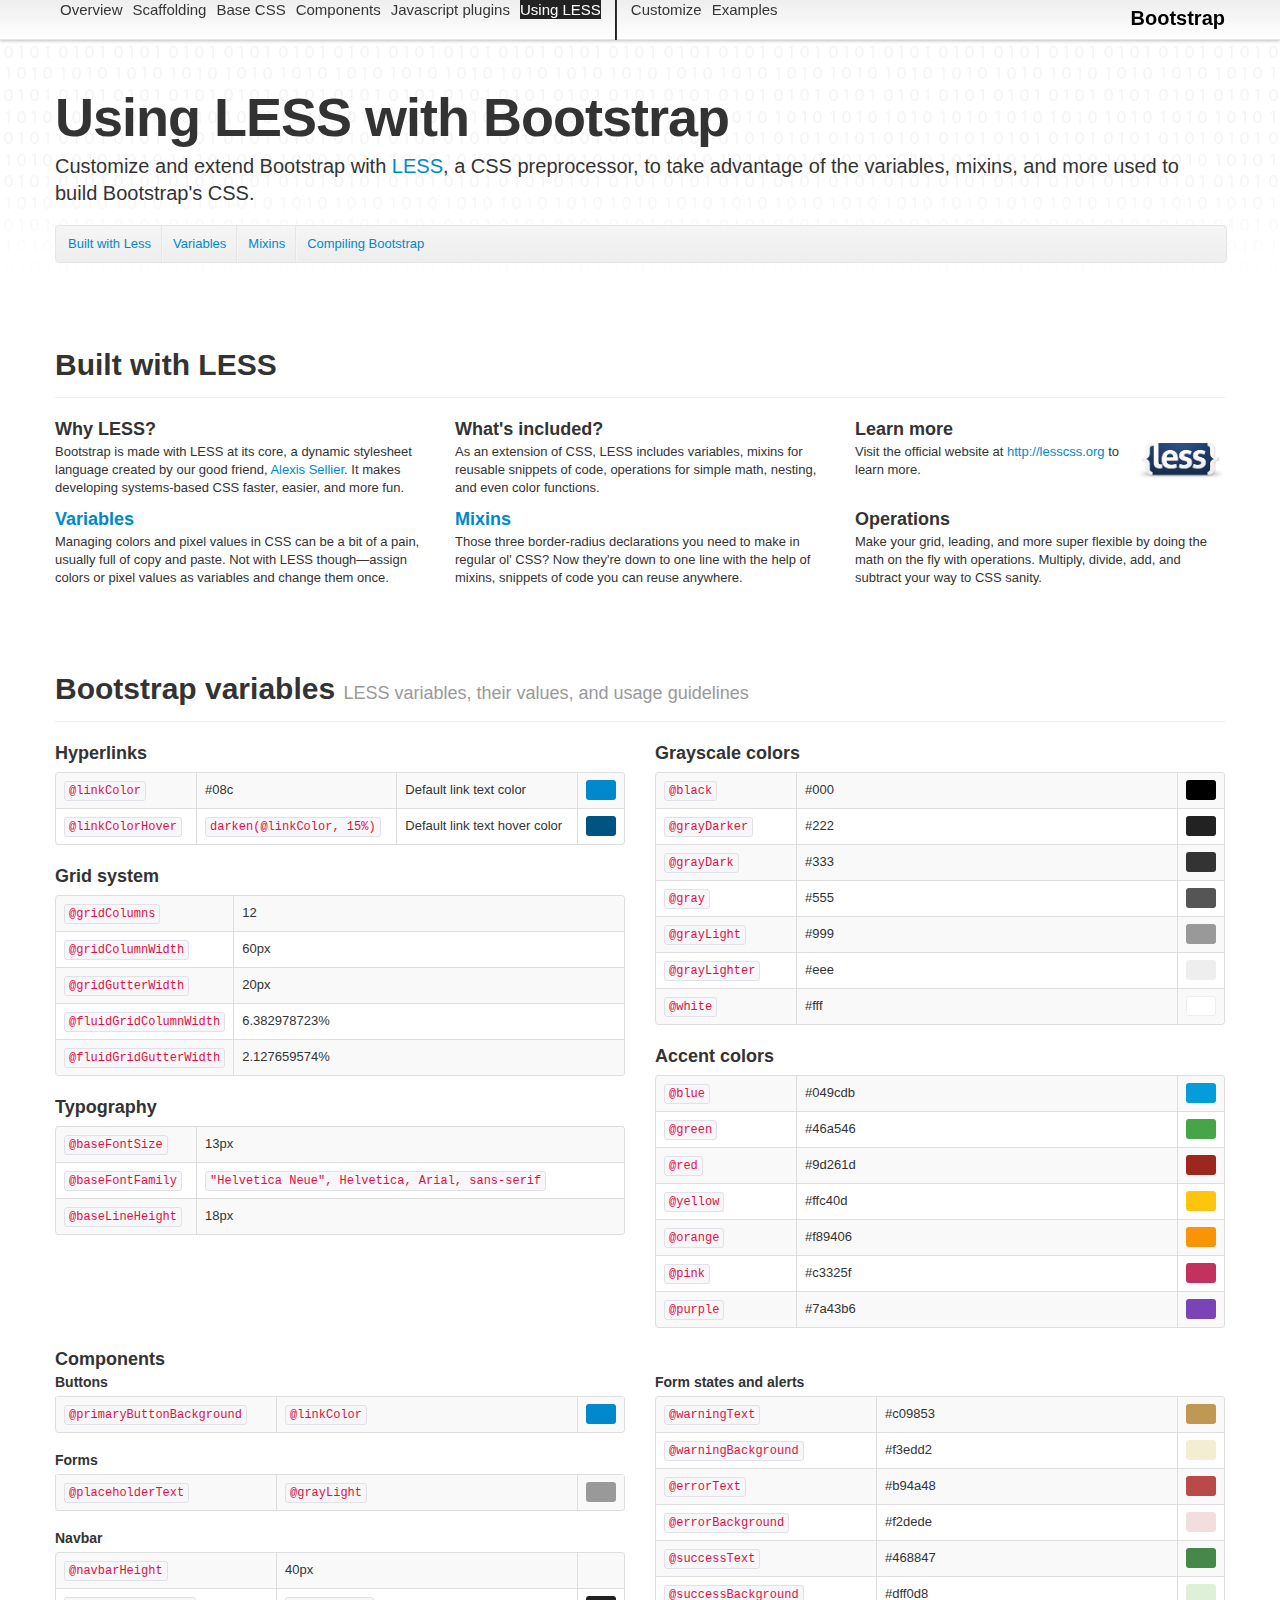
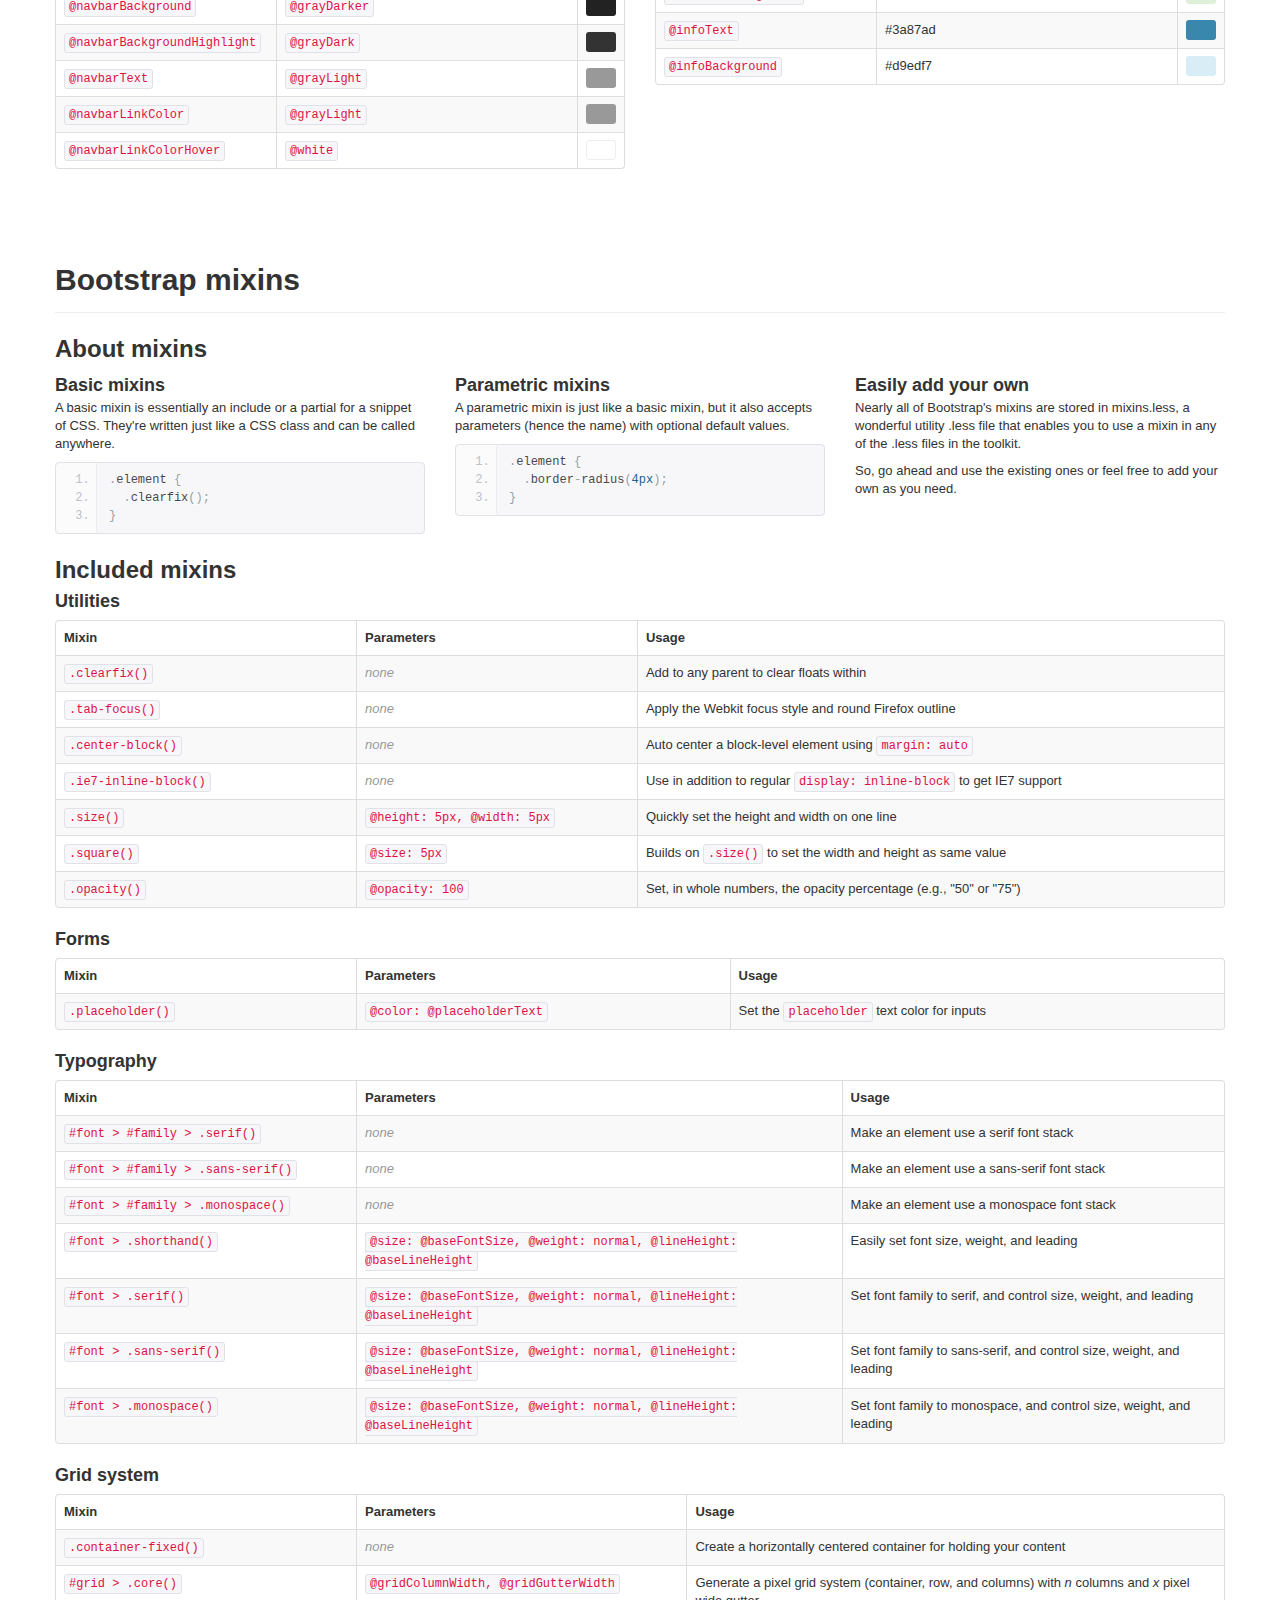
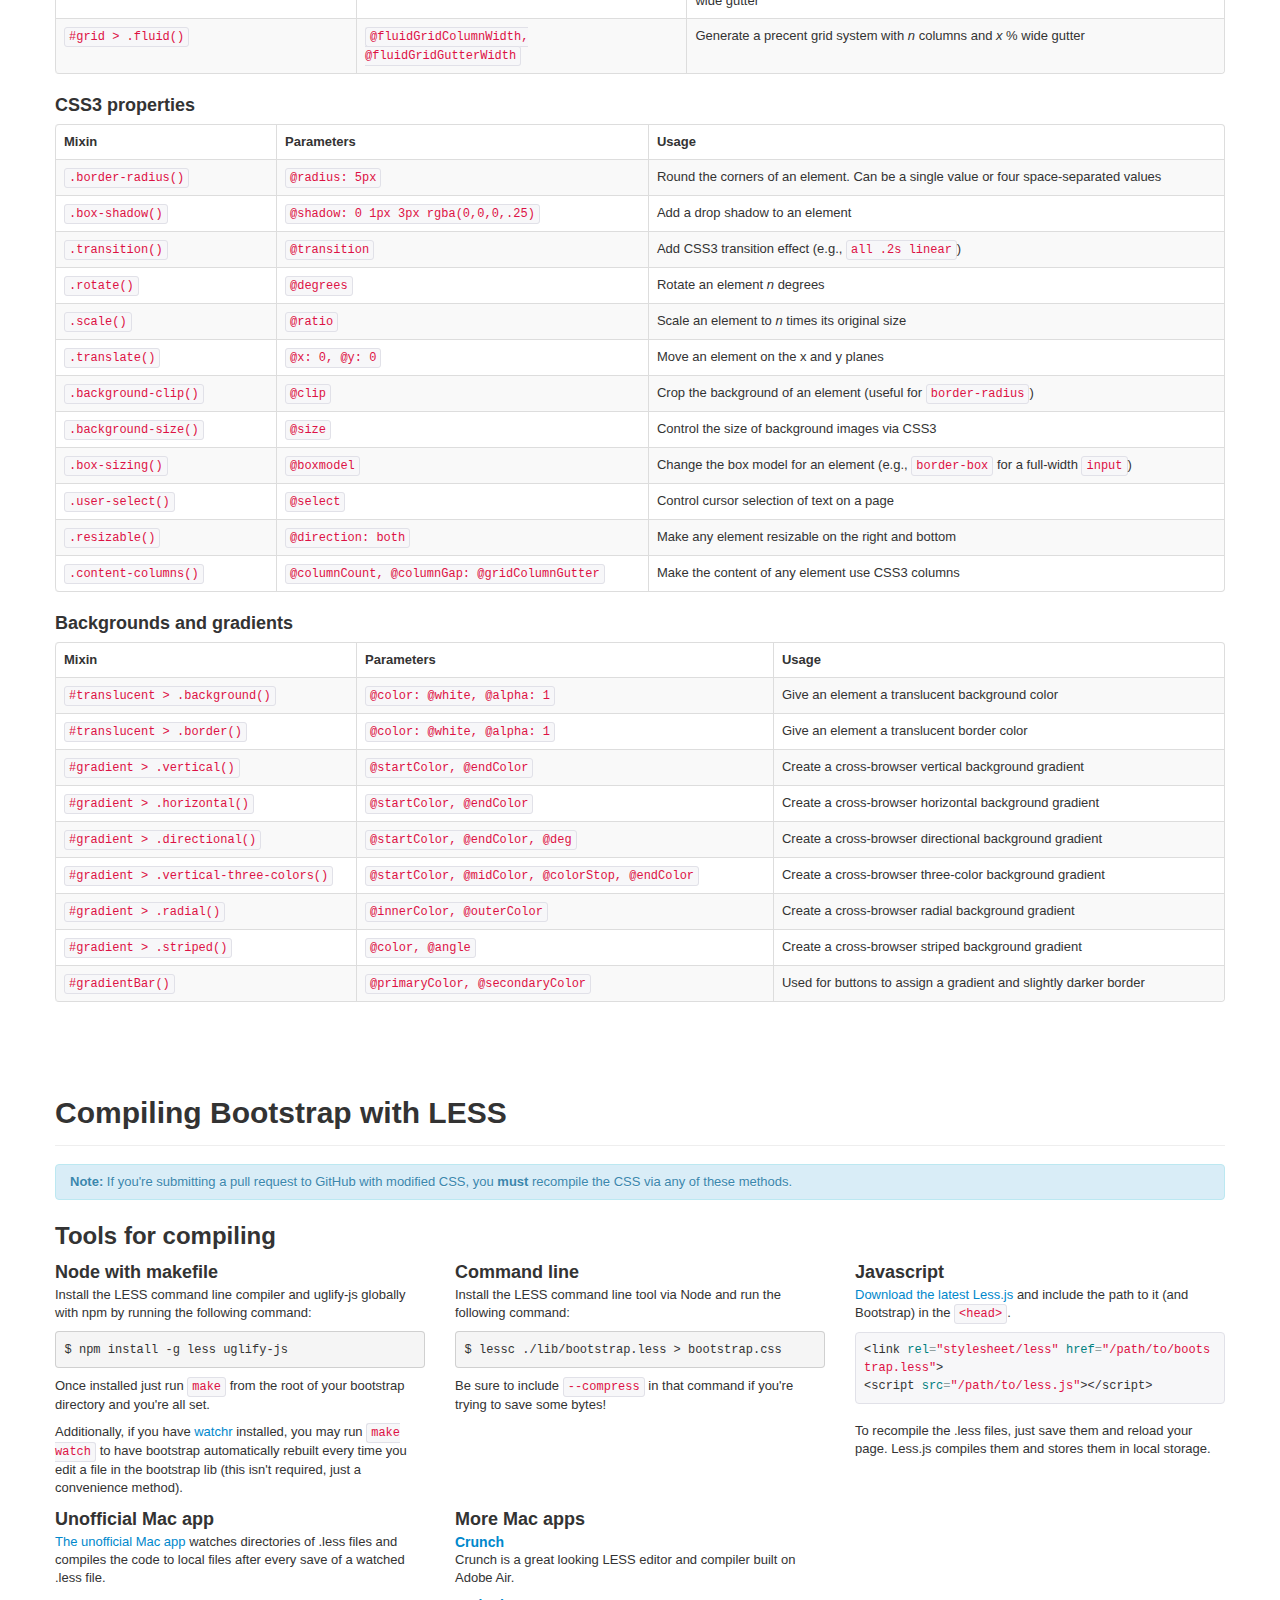
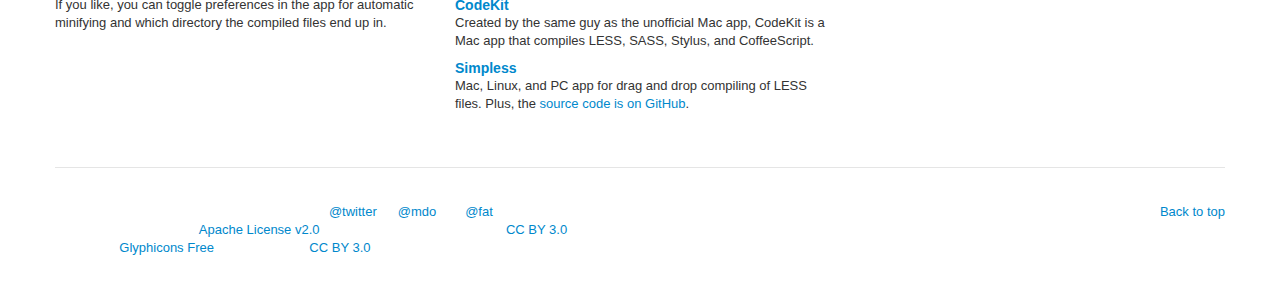
<file: less.html>
<!DOCTYPE html>
<html lang="en">
  <head>
    <meta charset="utf-8">
    <title>Less · Twitter Bootstrap</title>
    <meta name="viewport" content="width=device-width, initial-scale=1.0">
    <meta name="description" content="">
    <meta name="author" content="">

    <!-- Le styles -->
    <link href="assets/css/bootstrap.css" rel="stylesheet">
    <link href="assets/css/bootstrap-responsive.css" rel="stylesheet">
    <link href="assets/css/docs.css" rel="stylesheet">
    <link href="assets/js/google-code-prettify/prettify.css" rel="stylesheet">

    <!-- Le HTML5 shim, for IE6-8 support of HTML5 elements -->
    <!--[if lt IE 9]>
      <script src="http://html5shim.googlecode.com/svn/trunk/html5.js"></script>
    <![endif]-->

    <!-- Le fav and touch icons -->
    <link rel="shortcut icon" href="assets/ico/favicon.ico">
    <link rel="apple-touch-icon-precomposed" sizes="114x114" href="assets/ico/apple-touch-icon-114-precomposed.png">
    <link rel="apple-touch-icon-precomposed" sizes="72x72" href="assets/ico/apple-touch-icon-72-precomposed.png">
    <link rel="apple-touch-icon-precomposed" href="assets/ico/apple-touch-icon-57-precomposed.png">
  </head>

  <body data-spy="scroll" data-target=".subnav" data-offset="50">


  <!-- Navbar
    ================================================== -->
    <div class="navbar navbar-fixed-top">
      <div class="navbar-inner">
        <div class="container">
          <a class="btn btn-navbar" data-toggle="collapse" data-target=".nav-collapse">
            <span class="icon-bar"></span>
            <span class="icon-bar"></span>
            <span class="icon-bar"></span>
          </a>
          <a class="brand" href="./index.html">Bootstrap</a>
          <div class="nav-collapse">
            <ul class="nav">
              <li class="">
                <a href="./index.html">Overview</a>
              </li>
              <li class="">
                <a href="./scaffolding.html">Scaffolding</a>
              </li>
              <li class="">
                <a href="./base-css.html">Base CSS</a>
              </li>
              <li class="">
                <a href="./components.html">Components</a>
              </li>
              <li class="">
                <a href="./javascript.html">Javascript plugins</a>
              </li>
              <li class="active">
                <a href="./less.html">Using LESS</a>
              </li>
              <li class="divider-vertical"></li>
              <li class="">
                <a href="./download.html">Customize</a>
              </li>
              <li class="">
                <a href="./examples.html">Examples</a>
              </li>
            </ul>
          </div>
        </div>
      </div>
    </div>

    <div class="container">

<!-- Masthead
================================================== -->
<header class="jumbotron subhead" id="overview">
  <h1>Using LESS with Bootstrap</h1>
  <p class="lead">Customize and extend Bootstrap with <a href="http://lesscss.org" target="_blank">LESS</a>, a CSS preprocessor, to take advantage of the variables, mixins, and more used to build Bootstrap's CSS.</p>
  <div class="subnav">
    <ul class="nav nav-pills">
      <li><a href="#builtWith">Built with Less</a></li>
      <li><a href="#variables">Variables</a></li>
      <li><a href="#mixins">Mixins</a></li>
      <li><a href="#compiling">Compiling Bootstrap</a></li>
    </ul>
  </div>
</header>



<!-- BUILT WITH LESS
================================================== -->
<section id="builtWith">
  <div class="page-header">
    <h1>Built with LESS</h1>
  </div>
  <div class="row">
    <div class="span4">
      <h3>Why LESS?</h3>
      <p>Bootstrap is made with LESS at its core, a dynamic stylesheet language created by our good friend, <a href="http://cloudhead.io">Alexis Sellier</a>. It makes developing systems-based CSS faster, easier, and more fun.</p>
    </div>
    <div class="span4">
      <h3>What's included?</h3>
      <p>As an extension of CSS, LESS includes variables, mixins for reusable snippets of code, operations for simple math, nesting, and even color functions.</p>
    </div>
    <div class="span4">
      <h3>Learn more</h3>
      <img style="float: right; height: 36px;" src="assets/img/less-logo-large.png" alt="LESS CSS">
      <p>Visit the official website at <a href="http://lesscss.org">http://lesscss.org</a> to learn more.</p>
    </div>
  </div>
  <div class="row">
    <div class="span4">
      <h3><a href="#variables">Variables</a></h3>
      <p>Managing colors and pixel values in CSS can be a bit of a pain, usually full of copy and paste. Not with LESS though&mdash;assign colors or pixel values as variables and change them once.</p>
    </div>
    <div class="span4">
      <h3><a href="#mixins">Mixins</a></h3>
      <p>Those three border-radius declarations you need to make in regular ol' CSS? Now they're down to one line with the help of mixins, snippets of code you can reuse anywhere.</p>
    </div>
    <div class="span4">
      <h3>Operations</h3>
      <p>Make your grid, leading, and more super flexible by doing the math on the fly with operations. Multiply, divide, add, and subtract your way to CSS sanity.</p>
    </div>
  </div>
</section>



<!-- VARIABLES
================================================== -->
<section id="variables">
  <div class="page-header">
    <h1>Bootstrap variables <small>LESS variables, their values, and usage guidelines</small></h1>
  </div>

  <div class="row">
    <div class="span6">
      <h3>Hyperlinks</h3>
      <table class="table table-bordered table-striped">
        <tbody>
          <tr>
            <td class="span2"><code>@linkColor</code></td>
            <td>#08c</td>
            <td>Default link text color</td>
            <td class="swatch-col"><span class="swatch" style="background-color: #08c;"></span></td>
          </tr>
          <tr>
            <td><code>@linkColorHover</code></td>
            <td><code>darken(@linkColor, 15%)</code></td>
            <td>Default link text hover color</td>
            <td><span class="swatch" style="background-color: #005580;"></span></td>
          </tr>
        </tbody>
      </table>
      <h3>Grid system</h3>
      <table class="table table-bordered table-striped">
        <tbody>
          <tr>
            <td class="span2"><code>@gridColumns</code></td>
            <td>12</td>
          </tr>
          <tr>
            <td><code>@gridColumnWidth</code></td>
            <td>60px</td>
          </tr>
          <tr>
            <td><code>@gridGutterWidth</code></td>
            <td>20px</td>
          </tr>
          <tr>
            <td><code>@fluidGridColumnWidth</code></td>
            <td>6.382978723%</td>
          </tr>
          <tr>
            <td><code>@fluidGridGutterWidth</code></td>
            <td>2.127659574%</td>
          </tr>
        </tbody>
      </table>
      <h3>Typography</h3>
      <table class="table table-bordered table-striped">
        <tbody>
          <tr>
            <td class="span2"><code>@baseFontSize</code></td>
            <td>13px</td>
          </tr>
          <tr>
            <td><code>@baseFontFamily</code></td>
            <td><code>"Helvetica Neue", Helvetica, Arial, sans-serif</code></td>
          </tr>
          <tr>
            <td><code>@baseLineHeight</code></td>
            <td>18px</td>
          </tr>
        </tbody>
      </table>
    </div>
    <div class="span6">
      <h3>Grayscale colors</h3>
      <table class="table table-bordered table-striped">
        <tbody>
          <tr>
            <td class="span2"><code>@black</code></td>
            <td>#000</td>
            <td class="swatch-col"><span class="swatch" style="background-color: #000;"></span></td>
          </tr>
          <tr>
            <td><code>@grayDarker</code></td>
            <td>#222</td>
            <td><span class="swatch" style="background-color: #222;"></span></td>
          </tr>
          <tr>
            <td><code>@grayDark</code></td>
            <td>#333</td>
            <td><span class="swatch" style="background-color: #333;"></span></td>
          </tr>
          <tr>
            <td><code>@gray</code></td>
            <td>#555</td>
            <td><span class="swatch" style="background-color: #555;"></span></td>
          </tr>
          <tr>
            <td><code>@grayLight</code></td>
            <td>#999</td>
            <td><span class="swatch" style="background-color: #999;"></span></td>
          </tr>
          <tr>
            <td><code>@grayLighter</code></td>
            <td>#eee</td>
            <td><span class="swatch" style="background-color: #eee;"></span></td>
          </tr>
          <tr>
            <td><code>@white</code></td>
            <td>#fff</td>
            <td><span class="swatch swatch-bordered" style="background-color: #fff;"></span></td>
          </tr>
        </tbody>
      </table>
      <h3>Accent colors</h3>
      <table class="table table-bordered table-striped">
        <tbody>
          <tr>
            <td class="span2"><code>@blue</code></td>
            <td>#049cdb</td>
            <td class="swatch-col"><span class="swatch" style="background-color: #049cdb;"></span></td>
          </tr>
          <tr>
            <td><code>@green</code></td>
            <td>#46a546</td>
            <td><span class="swatch" style="background-color: #46a546;"></span></td>
          </tr>
          <tr>
            <td><code>@red</code></td>
            <td>#9d261d</td>
            <td><span class="swatch" style="background-color: #9d261d;"></span></td>
          </tr>
          <tr>
            <td><code>@yellow</code></td>
            <td>#ffc40d</td>
            <td><span class="swatch" style="background-color: #ffc40d;"></span></td>
          </tr>
          <tr>
            <td><code>@orange</code></td>
            <td>#f89406</td>
            <td><span class="swatch" style="background-color: #f89406;"></span></td>
          </tr>
          <tr>
            <td><code>@pink</code></td>
            <td>#c3325f</td>
            <td><span class="swatch" style="background-color: #c3325f;"></span></td>
          </tr>
          <tr>
            <td><code>@purple</code></td>
            <td>#7a43b6</td>
            <td><span class="swatch" style="background-color: #7a43b6;"></span></td>
          </tr>
        </tbody>
      </table>
    </div>
  </div> <!-- /row -->

  <h3>Components</h3>
  <div class="row">
    <div class="span6">
      <h4>Buttons</h4>
      <table class="table table-bordered table-striped">
        <tbody>
          <tr>
            <td class="span3"><code>@primaryButtonBackground</code></td>
            <td><code>@linkColor</code></td>
            <td class="swatch-col"><span class="swatch" style="background-color: #08c;"></span></td>
          </tr>
        </tbody>
      </table>
      <h4>Forms</h4>
      <table class="table table-bordered table-striped">
        <tbody>
          <tr>
            <td class="span3"><code>@placeholderText</code></td>
            <td><code>@grayLight</code></td>
            <td class="swatch-col"><span class="swatch" style="background-color: #999;"></span></td>
          </tr>
        </tbody>
      </table>
      <h4>Navbar</h4>
      <table class="table table-bordered table-striped">
        <tbody>
          <tr>
            <td class="span3"><code>@navbarHeight</code></td>
            <td>40px</td>
            <td class="swatch-col"></td>
          </tr>
          <tr>
            <td><code>@navbarBackground</code></td>
            <td><code>@grayDarker</code></td>
            <td><span class="swatch" style="background-color: #222;"></span></td>
          </tr>
          <tr>
            <td><code>@navbarBackgroundHighlight</code></td>
            <td><code>@grayDark</code></td>
            <td><span class="swatch" style="background-color: #333;"></span></td>
          </tr>
          <tr>
            <td><code>@navbarText</code></td>
            <td><code>@grayLight</code></td>
            <td><span class="swatch" style="background-color: #999;"></span></td>
          </tr>
          <tr>
            <td><code>@navbarLinkColor</code></td>
            <td><code>@grayLight</code></td>
            <td><span class="swatch" style="background-color: #999;"></span></td>
          </tr>
          <tr>
            <td><code>@navbarLinkColorHover</code></td>
            <td><code>@white</code></td>
            <td><span class="swatch swatch-bordered" style="background-color: #fff;"></span></td>
          </tr>
        </tbody>
      </table>
    </div>
    <div class="span6">
      <h4>Form states and alerts</h4>
      <table class="table table-bordered table-striped">
        <tbody>
          <tr>
            <td class="span3"><code>@warningText</code></td>
            <td>#c09853</td>
            <td><span class="swatch" style="background-color: #c09853;"></span></td>
          </tr>
          <tr>
            <td><code>@warningBackground</code></td>
            <td>#f3edd2</td>
            <td class="swatch-col"><span class="swatch" style="background-color: #f3edd2;"></span></td>
          </tr>
          <tr>
            <td><code>@errorText</code></td>
            <td>#b94a48</td>
            <td><span class="swatch" style="background-color: #b94a48;"></span></td>
          </tr>
          <tr>
            <td><code>@errorBackground</code></td>
            <td>#f2dede</td>
            <td><span class="swatch" style="background-color: #f2dede;"></span></td>
          </tr>
          <tr>
            <td><code>@successText</code></td>
            <td>#468847</td>
            <td><span class="swatch" style="background-color: #468847;"></span></td>
          </tr>
          <tr>
            <td><code>@successBackground</code></td>
            <td>#dff0d8</td>
            <td><span class="swatch" style="background-color: #dff0d8;"></span></td>
          </tr>
          <tr>
            <td><code>@infoText</code></td>
            <td>#3a87ad</td>
            <td><span class="swatch" style="background-color: #3a87ad;"></span></td>
          </tr>
          <tr>
            <td><code>@infoBackground</code></td>
            <td>#d9edf7</td>
            <td><span class="swatch" style="background-color: #d9edf7;"></span></td>
          </tr>
        </tbody>
      </table>
    </div>
  </div><!-- /row -->

</section>



<!-- MIXINS
================================================== -->
<section id="mixins">
  <div class="page-header">
    <h1>Bootstrap mixins <small></small></h1>
  </div>
  <h2>About mixins</h2>
  <div class="row">
    <div class="span4">
      <h3>Basic mixins</h3>
      <p>A basic mixin is essentially an include or a partial for a snippet of CSS. They're written just like a CSS class and can be called anywhere.</p>
<pre class="prettyprint linenums">
.element {
  .clearfix();
}
</pre>
    </div><!-- /span4 -->
    <div class="span4">
      <h3>Parametric mixins</h3>
      <p>A parametric mixin is just like a basic mixin, but it also accepts parameters (hence the name) with optional default values.</p>
<pre class="prettyprint linenums">
.element {
  .border-radius(4px);
}
</pre>
    </div><!-- /span4 -->
    <div class="span4">
      <h3>Easily add your own</h3>
      <p>Nearly all of Bootstrap's mixins are stored in mixins.less, a wonderful utility .less file that enables you to use a mixin in any of the .less files in the toolkit.</p>
      <p>So, go ahead and use the existing ones or feel free to add your own as you need.</p>
    </div><!-- /span4 -->
  </div><!-- /row -->
  <h2>Included mixins</h2>
  <h3>Utilities</h3>
  <table class="table table-bordered table-striped">
    <thead>
      <tr>
        <th class="span4">Mixin</th>
        <th>Parameters</th>
        <th>Usage</th>
      </tr>
    </thead>
    <tbody>
      <tr>
        <td><code>.clearfix()</code></td>
        <td><em class="muted">none</em></td>
        <td>Add to any parent to clear floats within</td>
      </tr>
      <tr>
        <td><code>.tab-focus()</code></td>
        <td><em class="muted">none</em></td>
        <td>Apply the Webkit focus style and round Firefox outline</td>
      </tr>
      <tr>
        <td><code>.center-block()</code></td>
        <td><em class="muted">none</em></td>
        <td>Auto center a block-level element using <code>margin: auto</code></td>
      </tr>
      <tr>
        <td><code>.ie7-inline-block()</code></td>
        <td><em class="muted">none</em></td>
        <td>Use in addition to regular <code>display: inline-block</code> to get IE7 support</td>
      </tr>
      <tr>
        <td><code>.size()</code></td>
        <td><code>@height: 5px, @width: 5px</code></td>
        <td>Quickly set the height and width on one line</td>
      </tr>
      <tr>
        <td><code>.square()</code></td>
        <td><code>@size: 5px</code></td>
        <td>Builds on <code>.size()</code> to set the width and height as same value</td>
      </tr>
      <tr>
        <td><code>.opacity()</code></td>
        <td><code>@opacity: 100</code></td>
        <td>Set, in whole numbers, the opacity percentage (e.g., "50" or "75")</td>
      </tr>
    </tbody>
  </table>
  <h3>Forms</h3>
  <table class="table table-bordered table-striped">
    <thead>
      <tr>
        <th class="span4">Mixin</th>
        <th>Parameters</th>
        <th>Usage</th>
      </tr>
    </thead>
    <tbody>
      <tr>
        <td><code>.placeholder()</code></td>
        <td><code>@color: @placeholderText</code></td>
        <td>Set the <code>placeholder</code> text color for inputs</td>
      </tr>
    </tbody>
  </table>
  <h3>Typography</h3>
  <table class="table table-bordered table-striped">
    <thead>
      <tr>
        <th class="span4">Mixin</th>
        <th>Parameters</th>
        <th>Usage</th>
      </tr>
    </thead>
    <tbody>
      <tr>
        <td><code>#font > #family > .serif()</code></td>
        <td><em class="muted">none</em></td>
        <td>Make an element use a serif font stack</td>
      </tr>
      <tr>
        <td><code>#font > #family > .sans-serif()</code></td>
        <td><em class="muted">none</em></td>
        <td>Make an element use a sans-serif font stack</td>
      </tr>
      <tr>
        <td><code>#font > #family > .monospace()</code></td>
        <td><em class="muted">none</em></td>
        <td>Make an element use a monospace font stack</td>
      </tr>
      <tr>
        <td><code>#font > .shorthand()</code></td>
        <td><code>@size: @baseFontSize, @weight: normal, @lineHeight: @baseLineHeight</code></td>
        <td>Easily set font size, weight, and leading</td>
      </tr>
      <tr>
        <td><code>#font > .serif()</code></td>
        <td><code>@size: @baseFontSize, @weight: normal, @lineHeight: @baseLineHeight</code></td>
        <td>Set font family to serif, and control size, weight, and leading</td>
      </tr>
      <tr>
        <td><code>#font > .sans-serif()</code></td>
        <td><code>@size: @baseFontSize, @weight: normal, @lineHeight: @baseLineHeight</code></td>
        <td>Set font family to sans-serif, and control size, weight, and leading</td>
      </tr>
      <tr>
        <td><code>#font > .monospace()</code></td>
        <td><code>@size: @baseFontSize, @weight: normal, @lineHeight: @baseLineHeight</code></td>
        <td>Set font family to monospace, and control size, weight, and leading</td>
      </tr>
    </tbody>
  </table>
  <h3>Grid system</h3>
  <table class="table table-bordered table-striped">
    <thead>
      <tr>
        <th class="span4">Mixin</th>
        <th>Parameters</th>
        <th>Usage</th>
      </tr>
    </thead>
    <tbody>
      <tr>
        <td><code>.container-fixed()</code></td>
        <td><em class="muted">none</em></td>
        <td>Create a horizontally centered container for holding your content</td>
      </tr>
      <tr>
        <td><code>#grid > .core()</code></td>
        <td><code>@gridColumnWidth, @gridGutterWidth</code></td>
        <td>Generate a pixel grid system (container, row, and columns) with <em>n</em> columns and <em>x</em> pixel wide gutter</td>
      </tr>
      <tr>
        <td><code>#grid > .fluid()</code></td>
        <td><code>@fluidGridColumnWidth, @fluidGridGutterWidth</code></td>
        <td>Generate a precent grid system with <em>n</em> columns and <em>x</em> % wide gutter</td>
      </tr>
    </tbody>
  </table>
  <h3>CSS3 properties</h3>
  <table class="table table-bordered table-striped">
    <thead>
      <tr>
        <th class="span3">Mixin</th>
        <th>Parameters</th>
        <th>Usage</th>
      </tr>
    </thead>
    <tbody>
      <tr>
        <td><code>.border-radius()</code></td>
        <td><code>@radius: 5px</code></td>
        <td>Round the corners of an element. Can be a single value or four space-separated values</td>
      </tr>
      <tr>
        <td><code>.box-shadow()</code></td>
        <td><code>@shadow: 0 1px 3px rgba(0,0,0,.25)</code></td>
        <td>Add a drop shadow to an element</td>
      </tr>
      <tr>
        <td><code>.transition()</code></td>
        <td><code>@transition</code></td>
        <td>Add CSS3 transition effect (e.g., <code>all .2s linear</code>)</td>
      </tr>
      <tr>
        <td><code>.rotate()</code></td>
        <td><code>@degrees</code></td>
        <td>Rotate an element <em>n</em> degrees</td>
      </tr>
      <tr>
        <td><code>.scale()</code></td>
        <td><code>@ratio</code></td>
        <td>Scale an element to <em>n</em> times its original size</td>
      </tr>
      <tr>
        <td><code>.translate()</code></td>
        <td><code>@x: 0, @y: 0</code></td>
        <td>Move an element on the x and y planes</td>
      </tr>
      <tr>
        <td><code>.background-clip()</code></td>
        <td><code>@clip</code></td>
        <td>Crop the background of an element (useful for <code>border-radius</code>)</td>
      </tr>
      <tr>
        <td><code>.background-size()</code></td>
        <td><code>@size</code></td>
        <td>Control the size of background images via CSS3</td>
      </tr>
      <tr>
        <td><code>.box-sizing()</code></td>
        <td><code>@boxmodel</code></td>
        <td>Change the box model for an element (e.g., <code>border-box</code> for a full-width <code>input</code>)</td>
      </tr>
      <tr>
        <td><code>.user-select()</code></td>
        <td><code>@select</code></td>
        <td>Control cursor selection of text on a page</td>
      </tr>
      <tr>
        <td><code>.resizable()</code></td>
        <td><code>@direction: both</code></td>
        <td>Make any element resizable on the right and bottom</td>
      </tr>
      <tr>
        <td><code>.content-columns()</code></td>
        <td><code>@columnCount, @columnGap: @gridColumnGutter</code></td>
        <td>Make the content of any element use CSS3 columns</td>
      </tr>
    </tbody>
  </table>
  <h3>Backgrounds and gradients</h3>
  <table class="table table-bordered table-striped">
    <thead>
      <tr>
        <th class="span4">Mixin</th>
        <th>Parameters</th>
        <th>Usage</th>
      </tr>
    </thead>
    <tbody>
      <tr>
        <td><code>#translucent > .background()</code></td>
        <td><code>@color: @white, @alpha: 1</code></td>
        <td>Give an element a translucent background color</td>
      </tr>
      <tr>
        <td><code>#translucent > .border()</code></td>
        <td><code>@color: @white, @alpha: 1</code></td>
        <td>Give an element a translucent border color</td>
      </tr>
      <tr>
        <td><code>#gradient > .vertical()</code></td>
        <td><code>@startColor, @endColor</code></td>
        <td>Create a cross-browser vertical background gradient</td>
      </tr>
      <tr>
        <td><code>#gradient > .horizontal()</code></td>
        <td><code>@startColor, @endColor</code></td>
        <td>Create a cross-browser horizontal background gradient</td>
      </tr>
      <tr>
        <td><code>#gradient > .directional()</code></td>
        <td><code>@startColor, @endColor, @deg</code></td>
        <td>Create a cross-browser directional background gradient</td>
      </tr>
      <tr>
        <td><code>#gradient > .vertical-three-colors()</code></td>
        <td><code>@startColor, @midColor, @colorStop, @endColor</code></td>
        <td>Create a cross-browser three-color background gradient</td>
      </tr>
      <tr>
        <td><code>#gradient > .radial()</code></td>
        <td><code>@innerColor, @outerColor</code></td>
        <td>Create a cross-browser radial background gradient</td>
      </tr>
      <tr>
        <td><code>#gradient > .striped()</code></td>
        <td><code>@color, @angle</code></td>
        <td>Create a cross-browser striped background gradient</td>
      </tr>
      <tr>
        <td><code>#gradientBar()</code></td>
        <td><code>@primaryColor, @secondaryColor</code></td>
        <td>Used for buttons to assign a gradient and slightly darker border</td>
      </tr>
    </tbody>
  </table>
</section>



<!-- COMPILING LESS AND BOOTSTRAP
================================================== -->
<section id="compiling">
  <div class="page-header">
    <h1>Compiling Bootstrap with LESS</h1>
  </div>
  <div class="alert alert-info">
    <strong>Note:</strong> If you're submitting a pull request to GitHub with modified CSS, you <strong>must</strong> recompile the CSS via any of these methods.
  </div>
  <h2>Tools for compiling</h2>
  <div class="row">
    <div class="span4">
      <h3>Node with makefile</h3>
      <p>Install the LESS command line compiler and uglify-js globally with npm by running the following command:</p>
      <pre>$ npm install -g less uglify-js</pre>
      <p>Once installed just run <code>make</code> from the root of your bootstrap directory and you're all set.</p>
      <p>Additionally, if you have <a href="https://github.com/mynyml/watchr">watchr</a> installed, you may run <code>make watch</code> to have bootstrap automatically rebuilt every time you edit a file in the bootstrap lib (this isn't required, just a convenience method).</p>
    </div><!-- /span4 -->
    <div class="span4">
      <h3>Command line</h3>
      <p>Install the LESS command line tool via Node and run the following command:</p>
        <pre>$ lessc ./lib/bootstrap.less > bootstrap.css</pre>
      <p>Be sure to include <code>--compress</code> in that command if you're trying to save some bytes!</p>
    </div><!-- /span4 -->
    <div class="span4">
      <h3>Javascript</h3>
      <p><a href="http://lesscss.org/">Download the latest Less.js</a> and include the path to it (and Bootstrap) in the <code>&lt;head&gt;</code>.</p>
<pre class="prettyprint">
&lt;link rel="stylesheet/less" href="/path/to/bootstrap.less"&gt;
&lt;script src="/path/to/less.js"&gt;&lt;/script&gt;
</pre>
      <p>To recompile the .less files, just save them and reload your page. Less.js compiles them and stores them in local storage.</p>
    </div><!-- /span4 -->
  </div><!-- /row -->
  <div class="row">
    <div class="span4">
      <h3>Unofficial Mac app</h3>
      <p><a href="http://incident57.com/less/">The unofficial Mac app</a> watches directories of .less files and compiles the code to local files after every save of a watched .less file.</p>
      <p>If you like, you can toggle preferences in the app for automatic minifying and which directory the compiled files end up in.</p>
    </div><!-- /span4 -->
    <div class="span4">
      <h3>More Mac apps</h3>
      <h4><a href="http://crunchapp.net/" target="_blank">Crunch</a></h4>
      <p>Crunch is a great looking LESS editor and compiler built on Adobe Air.</p>
      <h4><a href="http://incident57.com/codekit/" target="_blank">CodeKit</a></h4>
      <p>Created by the same guy as the unofficial Mac app, CodeKit is a Mac app that compiles LESS, SASS, Stylus, and CoffeeScript.</p>
      <h4><a href="http://wearekiss.com/simpless" target="_blank">Simpless</a></h4>
      <p>Mac, Linux, and PC app for drag and drop compiling of LESS files. Plus, the <a href="https://github.com/Paratron/SimpLESS" target="_blank">source code is on GitHub</a>.</p>
    </div><!-- /span4 -->
  </div><!-- /row -->
</section>


     <!-- Footer
      ================================================== -->
      <footer class="footer">
        <p class="pull-right"><a href="#">Back to top</a></p>
        <p>Designed and built with all the love in the world <a href="http://twitter.com/twitter" target="_blank">@twitter</a> by <a href="http://twitter.com/mdo" target="_blank">@mdo</a> and <a href="http://twitter.com/fat" target="_blank">@fat</a>.</p>
        <p>Code licensed under the <a href="http://www.apache.org/licenses/LICENSE-2.0" target="_blank">Apache License v2.0</a>. Documentation licensed under <a href="http://creativecommons.org/licenses/by/3.0/">CC BY 3.0</a>.</p>
        <p>Icons from <a href="http://glyphicons.com">Glyphicons Free</a>, licensed under <a href="http://creativecommons.org/licenses/by/3.0/">CC BY 3.0</a>.</p>
      </footer>

    </div><!-- /container -->



    <!-- Le javascript
    ================================================== -->
    <!-- Placed at the end of the document so the pages load faster -->
    <script type="text/javascript" src="http://platform.twitter.com/widgets.js"></script>
    <script src="assets/js/jquery.js"></script>
    <script src="assets/js/google-code-prettify/prettify.js"></script>
    <script src="assets/js/bootstrap-transition.js"></script>
    <script src="assets/js/bootstrap-alert.js"></script>
    <script src="assets/js/bootstrap-modal.js"></script>
    <script src="assets/js/bootstrap-dropdown.js"></script>
    <script src="assets/js/bootstrap-scrollspy.js"></script>
    <script src="assets/js/bootstrap-tab.js"></script>
    <script src="assets/js/bootstrap-tooltip.js"></script>
    <script src="assets/js/bootstrap-popover.js"></script>
    <script src="assets/js/bootstrap-button.js"></script>
    <script src="assets/js/bootstrap-collapse.js"></script>
    <script src="assets/js/bootstrap-carousel.js"></script>
    <script src="assets/js/bootstrap-typeahead.js"></script>
    <script src="assets/js/application.js"></script>


  </body>
</html>
</file>
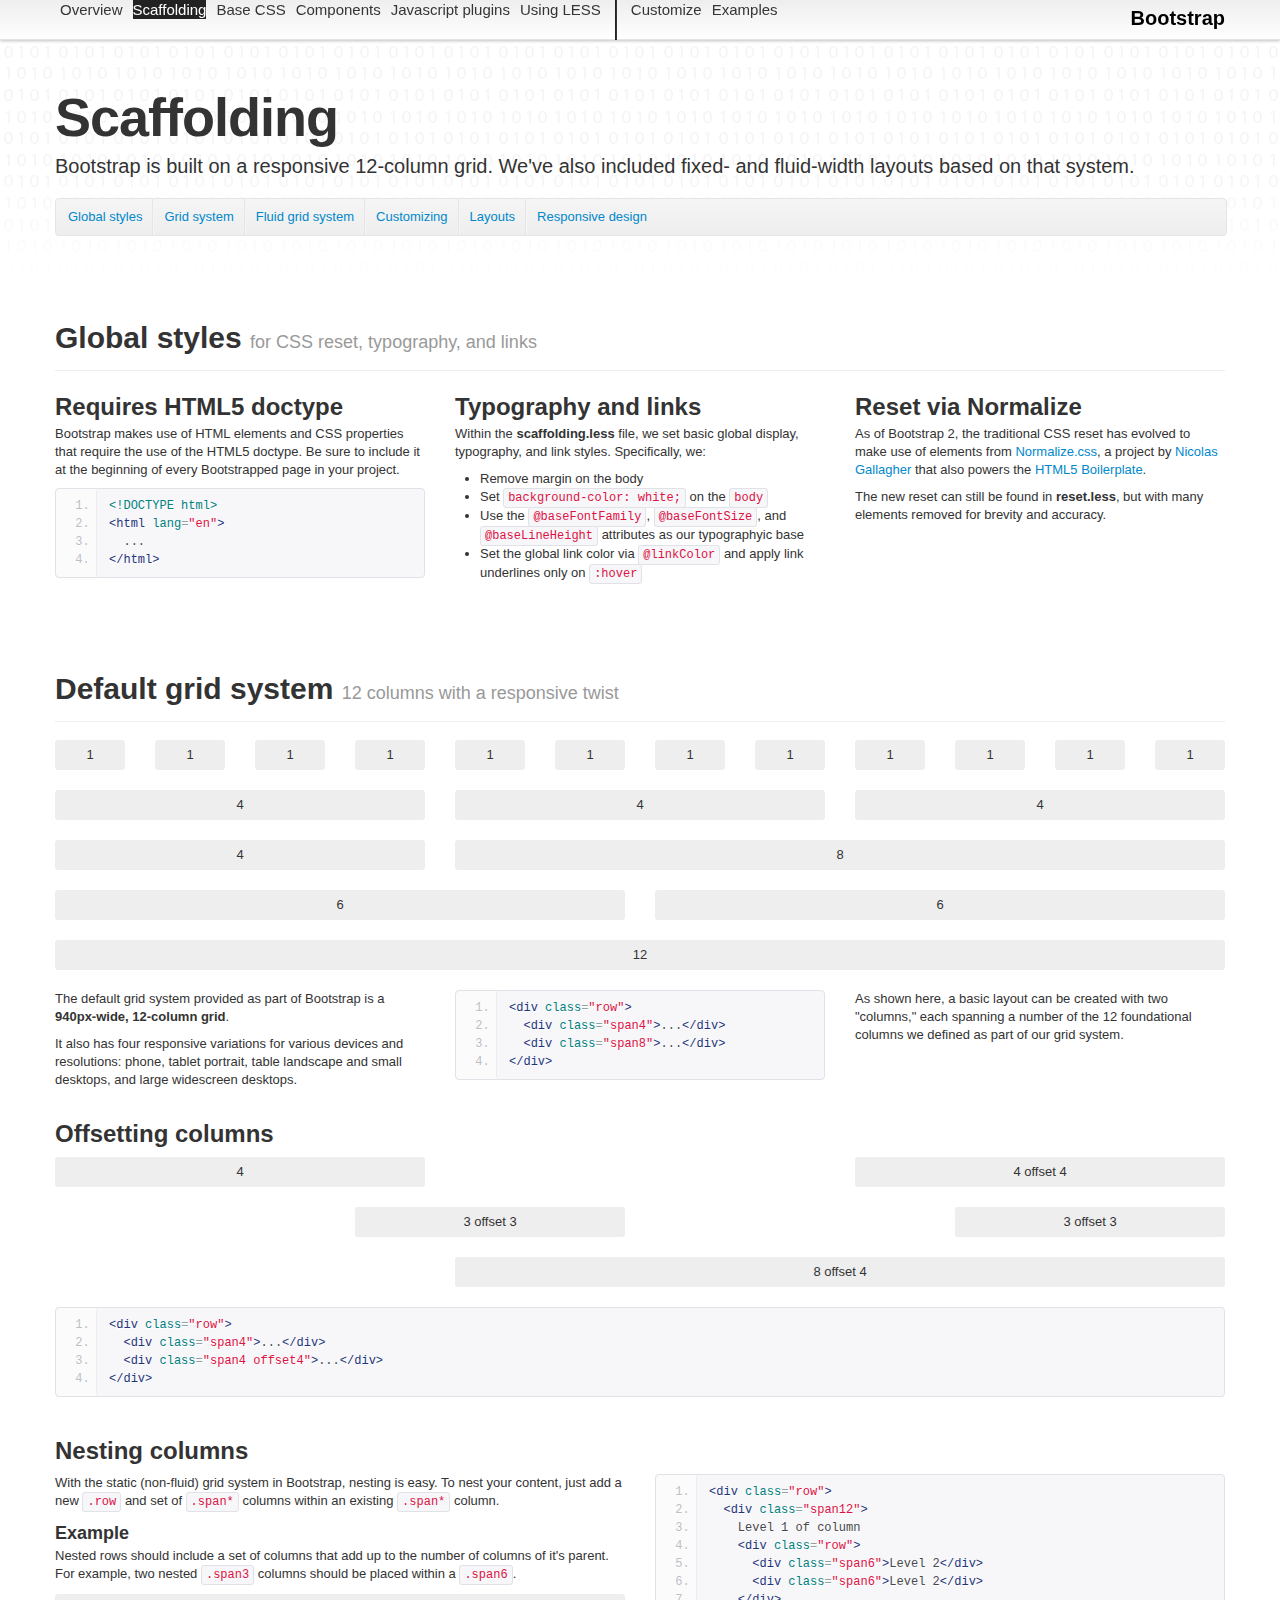
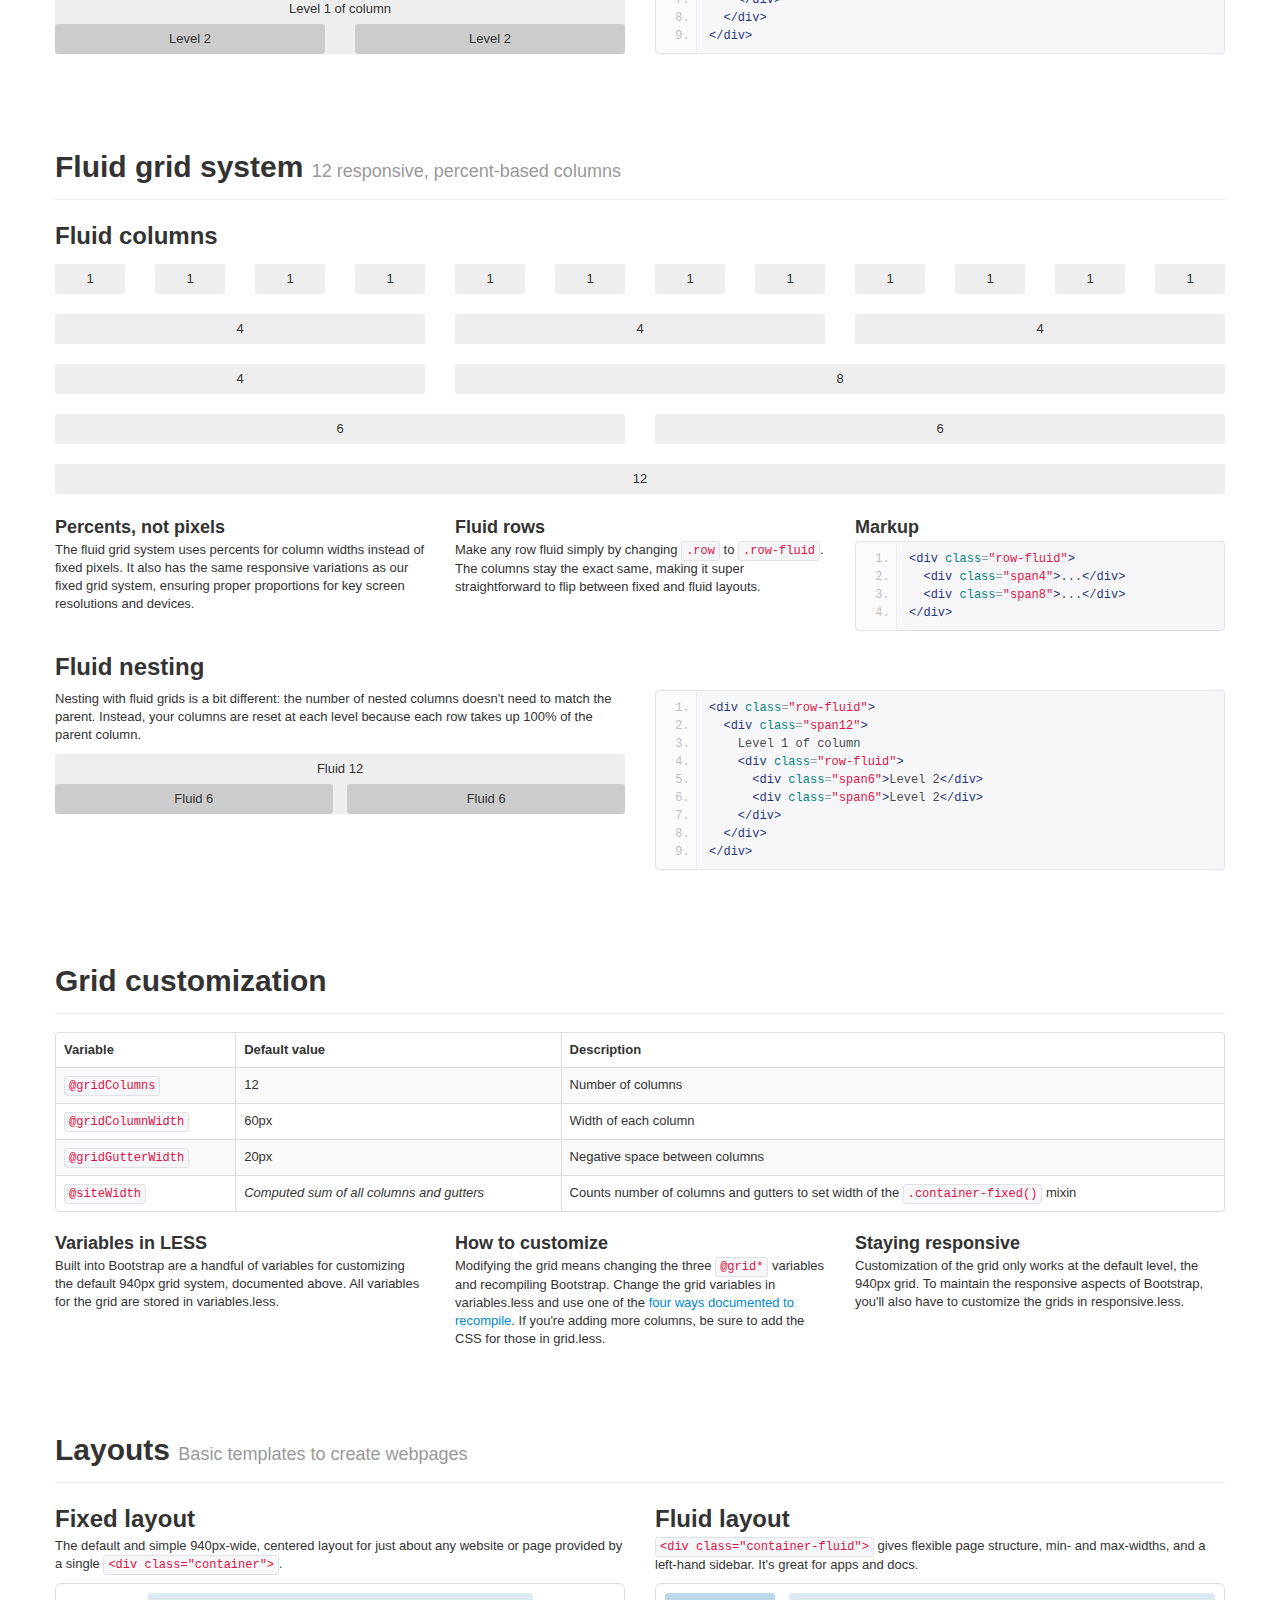
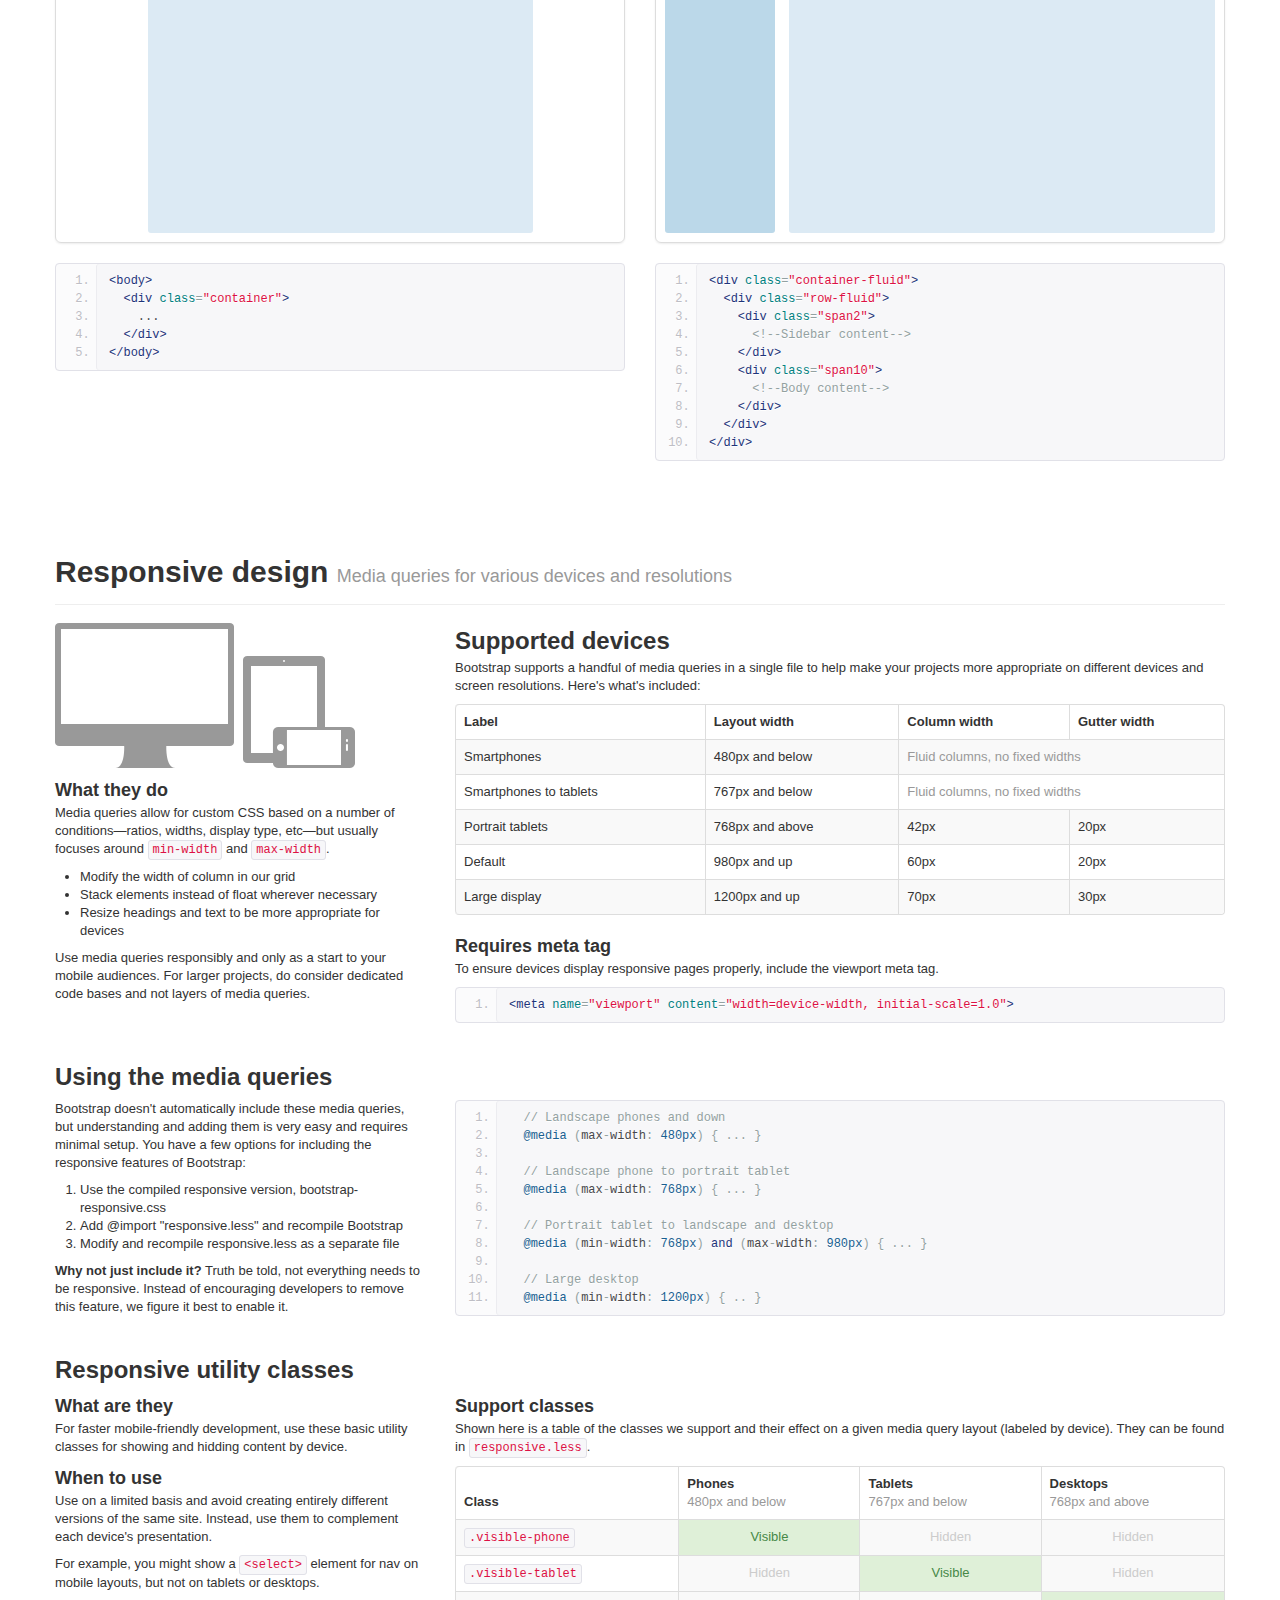
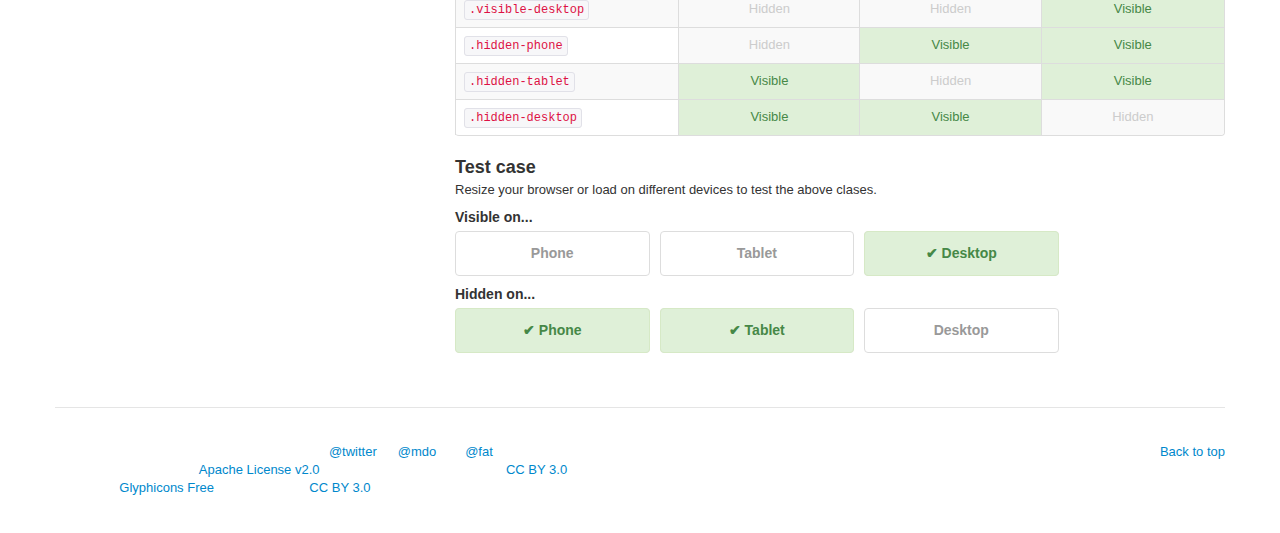
<file: scaffolding.html>
<!DOCTYPE html>
<html lang="en">
  <head>
    <meta charset="utf-8">
    <title>Scaffolding · Twitter Bootstrap</title>
    <meta name="viewport" content="width=device-width, initial-scale=1.0">
    <meta name="description" content="">
    <meta name="author" content="">

    <!-- Le styles -->
    <link href="assets/css/bootstrap.css" rel="stylesheet">
    <link href="assets/css/bootstrap-responsive.css" rel="stylesheet">
    <link href="assets/css/docs.css" rel="stylesheet">
    <link href="assets/js/google-code-prettify/prettify.css" rel="stylesheet">

    <!-- Le HTML5 shim, for IE6-8 support of HTML5 elements -->
    <!--[if lt IE 9]>
      <script src="http://html5shim.googlecode.com/svn/trunk/html5.js"></script>
    <![endif]-->

    <!-- Le fav and touch icons -->
    <link rel="shortcut icon" href="assets/ico/favicon.ico">
    <link rel="apple-touch-icon-precomposed" sizes="114x114" href="assets/ico/apple-touch-icon-114-precomposed.png">
    <link rel="apple-touch-icon-precomposed" sizes="72x72" href="assets/ico/apple-touch-icon-72-precomposed.png">
    <link rel="apple-touch-icon-precomposed" href="assets/ico/apple-touch-icon-57-precomposed.png">
  </head>

  <body data-spy="scroll" data-target=".subnav" data-offset="50">


  <!-- Navbar
    ================================================== -->
    <div class="navbar navbar-fixed-top">
      <div class="navbar-inner">
        <div class="container">
          <a class="btn btn-navbar" data-toggle="collapse" data-target=".nav-collapse">
            <span class="icon-bar"></span>
            <span class="icon-bar"></span>
            <span class="icon-bar"></span>
          </a>
          <a class="brand" href="./index.html">Bootstrap</a>
          <div class="nav-collapse">
            <ul class="nav">
              <li class="">
                <a href="./index.html">Overview</a>
              </li>
              <li class="active">
                <a href="./scaffolding.html">Scaffolding</a>
              </li>
              <li class="">
                <a href="./base-css.html">Base CSS</a>
              </li>
              <li class="">
                <a href="./components.html">Components</a>
              </li>
              <li class="">
                <a href="./javascript.html">Javascript plugins</a>
              </li>
              <li class="">
                <a href="./less.html">Using LESS</a>
              </li>
              <li class="divider-vertical"></li>
              <li class="">
                <a href="./download.html">Customize</a>
              </li>
              <li class="">
                <a href="./examples.html">Examples</a>
              </li>
            </ul>
          </div>
        </div>
      </div>
    </div>

    <div class="container">

      <!-- Masthead
      ================================================== -->
      <header class="jumbotron subhead" id="overview">
        <h1>Scaffolding</h1>
        <p class="lead">Bootstrap is built on a responsive 12-column grid. We've also included fixed- and fluid-width layouts based on that system.</p>
        <div class="subnav">
          <ul class="nav nav-pills">
            <li><a href="#global">Global styles</a></li>
            <li><a href="#gridSystem">Grid system</a></li>
            <li><a href="#fluidGridSystem">Fluid grid system</a></li>
            <li><a href="#gridCustomization">Customizing</a></li>
            <li><a href="#layouts">Layouts</a></li>
            <li><a href="#responsive">Responsive design</a></li>
          </ul>
        </div>
      </header>




<!-- Global Bootstrap settings
================================================== -->
<section id="global">
  <div class="page-header">
    <h1>Global styles <small>for CSS reset, typography, and links</small></h1>
  </div>
  <div class="row">
    <div class="span4">
      <h2>Requires HTML5 doctype</h2>
      <p>Bootstrap makes use of HTML elements and CSS properties that require the use of the HTML5 doctype. Be sure to include it at the beginning of every Bootstrapped page in your project.</p>
<pre class="prettyprint linenums">
&lt;!DOCTYPE html&gt;
&lt;html lang="en"&gt;
  ...
&lt;/html&gt;
</pre>
    </div><!-- /.span -->
    <div class="span4">
      <h2>Typography and links</h2>
      <p>Within the <strong>scaffolding.less</strong> file, we set basic global display, typography, and link styles. Specifically, we:</p>
      <ul>
        <li>Remove margin on the body</li>
        <li>Set <code>background-color: white;</code> on the <code>body</code></li>
        <li>Use the <code>@baseFontFamily</code>, <code>@baseFontSize</code>, and <code>@baseLineHeight</code> attributes as our typographyic base</li>
        <li>Set the global link color via <code>@linkColor</code> and apply link underlines only on <code>:hover</code></li>
      </ul>
    </div><!-- /.span -->
    <div class="span4">
      <h2>Reset via Normalize</h2>
      <p>As of Bootstrap 2, the traditional CSS reset has evolved to make use of elements from <a href="http://necolas.github.com/normalize.css/" target="_blank">Normalize.css</a>, a project by <a href="http://twitter.com/necolas" target="_blank">Nicolas Gallagher</a> that also powers the <a href="http://html5boilerplate.com" target="_blank">HTML5 Boilerplate</a>.</p>
      <p>The new reset can still be found in <strong>reset.less</strong>, but with many elements removed for brevity and accuracy.</p>
    </div><!-- /.span -->
  </div><!-- /.row -->
</section>




<!-- Grid system
================================================== -->
<section id="gridSystem">
  <div class="page-header">
    <h1>Default grid system <small>12 columns with a responsive twist</small></h1>
  </div>

  <div class="row show-grid">
    <div class="span1">1</div>
    <div class="span1">1</div>
    <div class="span1">1</div>
    <div class="span1">1</div>
    <div class="span1">1</div>
    <div class="span1">1</div>
    <div class="span1">1</div>
    <div class="span1">1</div>
    <div class="span1">1</div>
    <div class="span1">1</div>
    <div class="span1">1</div>
    <div class="span1">1</div>
  </div>
  <div class="row show-grid">
    <div class="span4">4</div>
    <div class="span4">4</div>
    <div class="span4">4</div>
  </div>
  <div class="row show-grid">
    <div class="span4">4</div>
    <div class="span8">8</div>
  </div>
  <div class="row show-grid">
    <div class="span6">6</div>
    <div class="span6">6</div>
  </div>
  <div class="row show-grid">
    <div class="span12">12</div>
  </div>
  <div class="row">
    <div class="span4">
      <p>The default grid system provided as part of Bootstrap is a <strong>940px-wide, 12-column grid</strong>.</p>
      <p>It also has four responsive variations for various devices and resolutions: phone, tablet portrait, table landscape and small desktops, and large widescreen desktops.</p>
    </div><!-- /.span -->
    <div class="span4">
<pre class="prettyprint linenums">
&lt;div class="row"&gt;
  &lt;div class="span4"&gt;...&lt;/div&gt;
  &lt;div class="span8"&gt;...&lt;/div&gt;
&lt;/div&gt;
</pre>
    </div><!-- /.span -->
    <div class="span4">
      <p>As shown here, a basic layout can be created with two "columns," each spanning a number of the 12 foundational columns we defined as part of our grid system.</p>
    </div><!-- /.span -->
  </div><!-- /.row -->

  <br>

  <h2>Offsetting columns</h2>
  <div class="row show-grid">
    <div class="span4">4</div>
    <div class="span4 offset4">4 offset 4</div>
  </div><!-- /row -->
  <div class="row show-grid">
    <div class="span3 offset3">3 offset 3</div>
    <div class="span3 offset3">3 offset 3</div>
  </div><!-- /row -->
  <div class="row show-grid">
    <div class="span8 offset4">8 offset 4</div>
  </div><!-- /row -->
<pre class="prettyprint linenums">
&lt;div class="row"&gt;
  &lt;div class="span4"&gt;...&lt;/div&gt;
  &lt;div class="span4 offset4"&gt;...&lt;/div&gt;
&lt;/div&gt;
</pre>

  <br>

  <h2>Nesting columns</h2>
  <div class="row">
    <div class="span6">
      <p>With the static (non-fluid) grid system in Bootstrap, nesting is easy. To nest your content, just add a new <code>.row</code> and set of <code>.span*</code> columns within an existing <code>.span*</code> column.</p>
      <h3>Example</h3>
      <p>Nested rows should include a set of columns that add up to the number of columns of it's parent. For example, two nested <code>.span3</code> columns should be placed within a <code>.span6</code>.</p>
      <div class="row show-grid">
        <div class="span6">
          Level 1 of column
          <div class="row show-grid">
            <div class="span3">
              Level 2
            </div>
            <div class="span3">
              Level 2
            </div>
          </div>
        </div>
      </div>
    </div><!-- /.span -->
    <div class="span6">
<pre class="prettyprint linenums">
&lt;div class="row"&gt;
  &lt;div class="span12"&gt;
    Level 1 of column
    &lt;div class="row"&gt;
      &lt;div class="span6"&gt;Level 2&lt;/div&gt;
      &lt;div class="span6"&gt;Level 2&lt;/div&gt;
    &lt;/div&gt;
  &lt;/div&gt;
&lt;/div&gt;
</pre>
    </div><!-- /.span -->
  </div><!-- /.row -->
</section>



<!-- Fluid grid system
================================================== -->
<section id="fluidGridSystem">
  <div class="page-header">
    <h1>Fluid grid system <small>12 responsive, percent-based columns</small></h1>
  </div>

  <h2>Fluid columns</h2>
  <div class="row-fluid show-grid">
    <div class="span1">1</div>
    <div class="span1">1</div>
    <div class="span1">1</div>
    <div class="span1">1</div>
    <div class="span1">1</div>
    <div class="span1">1</div>
    <div class="span1">1</div>
    <div class="span1">1</div>
    <div class="span1">1</div>
    <div class="span1">1</div>
    <div class="span1">1</div>
    <div class="span1">1</div>
  </div>
  <div class="row-fluid show-grid">
    <div class="span4">4</div>
    <div class="span4">4</div>
    <div class="span4">4</div>
  </div>
  <div class="row-fluid show-grid">
    <div class="span4">4</div>
    <div class="span8">8</div>
  </div>
  <div class="row-fluid show-grid">
    <div class="span6">6</div>
    <div class="span6">6</div>
  </div>
  <div class="row-fluid show-grid">
    <div class="span12">12</div>
  </div>

  <div class="row">
    <div class="span4">
      <h3>Percents, not pixels</h3>
      <p>The fluid grid system uses percents for column widths instead of fixed pixels. It also has the same responsive variations as our fixed grid system, ensuring proper proportions for key screen resolutions and devices.</p>
    </div><!-- /.span -->
    <div class="span4">
      <h3>Fluid rows</h3>
      <p>Make any row fluid simply by changing <code>.row</code> to <code>.row-fluid</code>. The columns stay the exact same, making it super straightforward to flip between fixed and fluid layouts.</p>
    </div><!-- /.span -->
    <div class="span4">
      <h3>Markup</h3>
<pre class="prettyprint linenums">
&lt;div class="row-fluid"&gt;
  &lt;div class="span4"&gt;...&lt;/div&gt;
  &lt;div class="span8"&gt;...&lt;/div&gt;
&lt;/div&gt;
</pre>
    </div><!-- /.span -->
  </div><!-- /.row -->

  <h2>Fluid nesting</h2>
  <div class="row">
    <div class="span6">
      <p>Nesting with fluid grids is a bit different: the number of nested columns doesn't need to match the parent. Instead, your columns are reset at each level because each row takes up 100% of the parent column.</p>
      <div class="row-fluid show-grid">
        <div class="span12">
          Fluid 12
          <div class="row-fluid show-grid">
            <div class="span6">
              Fluid 6
            </div>
            <div class="span6">
              Fluid 6
            </div>
          </div>
        </div>
      </div>
    </div><!-- /.span -->
    <div class="span6">
<pre class="prettyprint linenums">
&lt;div class="row-fluid"&gt;
  &lt;div class="span12"&gt;
    Level 1 of column
    &lt;div class="row-fluid"&gt;
      &lt;div class="span6"&gt;Level 2&lt;/div&gt;
      &lt;div class="span6"&gt;Level 2&lt;/div&gt;
    &lt;/div&gt;
  &lt;/div&gt;
&lt;/div&gt;
</pre>
    </div><!-- /.span -->
  </div><!-- /.row -->

</section>



<!-- Customizaton
================================================== -->
<section id="gridCustomization">
  <div class="page-header">
    <h1>Grid customization</h1>
  </div>
  <table class="table table-bordered table-striped">
    <thead>
      <tr>
        <th>Variable</th>
        <th>Default value</th>
        <th>Description</th>
      </tr>
    </thead>
    <tbody>
      <tr>
        <td><code>@gridColumns</code></td>
        <td>12</td>
        <td>Number of columns</td>
      </tr>
      <tr>
        <td><code>@gridColumnWidth</code></td>
        <td>60px</td>
        <td>Width of each column</td>
      </tr>
      <tr>
        <td><code>@gridGutterWidth</code></td>
        <td>20px</td>
        <td>Negative space between columns</td>
      </tr>
      <tr>
        <td><code>@siteWidth</code></td>
        <td><em>Computed sum of all columns and gutters</em></td>
        <td>Counts number of columns and gutters to set width of the <code>.container-fixed()</code> mixin</td>
      </tr>
    </tbody>
  </table>
  <div class="row">
    <div class="span4">
      <h3>Variables in LESS</h3>
      <p>Built into Bootstrap are a handful of variables for customizing the default 940px grid system, documented above. All variables for the grid are stored in variables.less.</p>
    </div><!-- /.span -->
    <div class="span4">
      <h3>How to customize</h3>
      <p>Modifying the grid means changing the three <code>@grid*</code> variables and recompiling Bootstrap. Change the grid variables in variables.less and use one of the <a href="less.html#compiling">four ways documented to recompile</a>. If you're adding more columns, be sure to add the CSS for those in grid.less.</p>
    </div><!-- /.span -->
    <div class="span4">
      <h3>Staying responsive</h3>
      <p>Customization of the grid only works at the default level, the 940px grid. To maintain the responsive aspects of Bootstrap, you'll also have to customize the grids in responsive.less.</p>
    </div><!-- /.span -->
  </div><!-- /.row -->

</section>



<!-- Layouts (Default and fluid)
================================================== -->
<section id="layouts">
  <div class="page-header">
    <h1>Layouts <small>Basic templates to create webpages</small></h1>
  </div>

  <div class="row">
    <div class="span6">
      <h2>Fixed layout</h2>
      <p>The default and simple 940px-wide, centered layout for just about any website or page provided by a single <code>&lt;div class="container"&gt;</code>.</p>
      <div class="mini-layout">
        <div class="mini-layout-body"></div>
      </div>
<pre class="prettyprint linenums">
&lt;body&gt;
  &lt;div class="container"&gt;
    ...
  &lt;/div&gt;
&lt;/body&gt;
</pre>
    </div><!-- /.span -->
    <div class="span6">
      <h2>Fluid layout</h2>
      <p><code>&lt;div class="container-fluid"&gt;</code> gives flexible page structure, min- and max-widths, and a left-hand sidebar. It's great for apps and docs.</p>
      <div class="mini-layout fluid">
        <div class="mini-layout-sidebar"></div>
        <div class="mini-layout-body"></div>
      </div>
<pre class="prettyprint linenums">
&lt;div class="container-fluid"&gt;
  &lt;div class="row-fluid"&gt;
    &lt;div class="span2"&gt;
      &lt;!--Sidebar content--&gt;
    &lt;/div&gt;
    &lt;div class="span10"&gt;
      &lt;!--Body content--&gt;
    &lt;/div&gt;
  &lt;/div&gt;
&lt;/div&gt;
</pre>
    </div><!-- /.span -->
  </div><!-- /.row -->
</section>




<!-- Responsive design
================================================== -->
<section id="responsive">
  <div class="page-header">
    <h1>Responsive design <small>Media queries for various devices and resolutions</small></h1>
  </div>
  <!-- Supported devices -->
  <div class="row">
    <div class="span4">
      <p><img src="assets/img/responsive-illustrations.png" alt="Responsive devices"></p>
      <h3>What they do</h3>
      <p>Media queries allow for custom CSS based on a number of conditions&mdash;ratios, widths, display type, etc&mdash;but usually focuses around <code>min-width</code> and <code>max-width</code>.</p>
      <ul>
        <li>Modify the width of column in our grid</li>
        <li>Stack elements instead of float wherever necessary</li>
        <li>Resize headings and text to be more appropriate for devices</li>
      </ul>
      <p>Use media queries responsibly and only as a start to your mobile audiences. For larger projects, do consider dedicated code bases and not layers of media queries.</p>
    </div><!-- /.span -->
    <div class="span8">
      <h2>Supported devices</h2>
      <p>Bootstrap supports a handful of media queries in a single file to help make your projects more appropriate on different devices and screen resolutions. Here's what's included:</p>
      <table class="table table-bordered table-striped">
        <thead>
          <tr>
            <th>Label</th>
            <th>Layout width</th>
            <th>Column width</th>
            <th>Gutter width</th>
          </tr>
        </thead>
        <tbody>
          <tr>
            <td>Smartphones</td>
            <td>480px and below</td>
            <td class="muted" colspan="2">Fluid columns, no fixed widths</td>
          </tr>
          <tr>
            <td>Smartphones to tablets</td>
            <td>767px and below</td>
            <td class="muted" colspan="2">Fluid columns, no fixed widths</td>
          </tr>
          <tr>
            <td>Portrait tablets</td>
            <td>768px and above</td>
            <td>42px</td>
            <td>20px</td>
          </tr>
          <tr>
            <td>Default</td>
            <td>980px and up</td>
            <td>60px</td>
            <td>20px</td>
          </tr>
          <tr>
            <td>Large display</td>
            <td>1200px and up</td>
            <td>70px</td>
            <td>30px</td>
          </tr>
        </tbody>
      </table>

      <h3>Requires meta tag</h3>
      <p>To ensure devices display responsive pages properly, include the viewport meta tag.</p>
      <pre class="prettyprint linenums">&lt;meta name="viewport" content="width=device-width, initial-scale=1.0"&gt;</pre>
    </div><!-- /.span -->
  </div><!-- /.row -->

  <br>

  <!-- Media query code -->
  <h2>Using the media queries</h2>
  <div class="row">
    <div class="span4">
      <p>Bootstrap doesn't automatically include these media queries, but understanding and adding them is very easy and requires minimal setup. You have a few options for including the responsive features of Bootstrap:</p>
      <ol>
        <li>Use the compiled responsive version, bootstrap-responsive.css</li>
        <li>Add @import "responsive.less" and recompile Bootstrap</li>
        <li>Modify and recompile responsive.less as a separate file</li>
      </ol>
      <p><strong>Why not just include it?</strong> Truth be told, not everything needs to be responsive. Instead of encouraging developers to remove this feature, we figure it best to enable it.</p>
    </div><!-- /.span -->
    <div class="span8">
<pre class="prettyprint linenums">
  // Landscape phones and down
  @media (max-width: 480px) { ... }

  // Landscape phone to portrait tablet
  @media (max-width: 768px) { ... }

  // Portrait tablet to landscape and desktop
  @media (min-width: 768px) and (max-width: 980px) { ... }

  // Large desktop
  @media (min-width: 1200px) { .. }
</pre>
    </div><!-- /.span -->
  </div><!-- /.row -->
  <br>

  <!-- Responsive utility classes -->
  <h2>Responsive utility classes</h2>
  <div class="row">
    <div class="span4">
      <h3>What are they</h2>
      <p>For faster mobile-friendly development, use these basic utility classes for showing and hidding content by device.</p>
      <h3>When to use</h2>
      <p>Use on a limited basis and avoid creating entirely different versions of the same site. Instead, use them to complement each device's presentation.</p>
      <p>For example, you might show a <code>&lt;select&gt;</code> element for nav on mobile layouts, but not on tablets or desktops.</p>
    </div><!-- /.span -->
    <div class="span8">
      <h3>Support classes</h3>
      <p>Shown here is a table of the classes we support and their effect on a given media query layout (labeled by device). They can be found in <code>responsive.less</code>.</p>
      <table class="table table-bordered table-striped responsive-utilities">
        <thead>
          <tr>
            <th>Class</th>
            <th>Phones <small>480px and below</small></th>
            <th>Tablets <small>767px and below</small></th>
            <th>Desktops <small>768px and above</small></th>
          </tr>
        </thead>
        <tbody>
          <tr>
            <th><code>.visible-phone</code></th>
            <td class="is-visible">Visible</td>
            <td class="is-hidden">Hidden</td>
            <td class="is-hidden">Hidden</td>
          </tr>
          <tr>
            <th><code>.visible-tablet</code></th>
            <td class="is-hidden">Hidden</td>
            <td class="is-visible">Visible</td>
            <td class="is-hidden">Hidden</td>
          </tr>
          <tr>
            <th><code>.visible-desktop</code></th>
            <td class="is-hidden">Hidden</td>
            <td class="is-hidden">Hidden</td>
            <td class="is-visible">Visible</td>
          </tr>
          <tr>
            <th><code>.hidden-phone</code></th>
            <td class="is-hidden">Hidden</td>
            <td class="is-visible">Visible</td>
            <td class="is-visible">Visible</td>
          </tr>
          <tr>
            <th><code>.hidden-tablet</code></th>
            <td class="is-visible">Visible</td>
            <td class="is-hidden">Hidden</td>
            <td class="is-visible">Visible</td>
          </tr>
          <tr>
            <th><code>.hidden-desktop</code></th>
            <td class="is-visible">Visible</td>
            <td class="is-visible">Visible</td>
            <td class="is-hidden">Hidden</td>
          </tr>
        </tbody>
      </table>
      <h3>Test case</h3>
      <p>Resize your browser or load on different devices to test the above clases.</p>
      <h4>Visible on...</h4>
      <ul class="responsive-utilities-test">
        <li>Phone<span class="visible-phone">&#10004; Phone</span></li>
        <li>Tablet<span class="visible-tablet">&#10004; Tablet</span></li>
        <li>Desktop<span class="visible-desktop">&#10004; Desktop</span></li>
      </ul>
      <h4>Hidden on...</h4>
      <ul class="responsive-utilities-test hidden-on">
        <li>Phone<span class="hidden-phone">&#10004; Phone</span></li>
        <li>Tablet<span class="hidden-tablet">&#10004; Tablet</span></li>
        <li>Desktop<span class="hidden-desktop">&#10004; Desktop</span></li>
      </ul>
    </div><!-- /.span -->
  </div><!-- /.row -->

      
  <div class="row">
    <div class="span4">
    </div><!-- /.span -->
  </div><!-- /.row -->
</section>


     <!-- Footer
      ================================================== -->
      <footer class="footer">
        <p class="pull-right"><a href="#">Back to top</a></p>
        <p>Designed and built with all the love in the world <a href="http://twitter.com/twitter" target="_blank">@twitter</a> by <a href="http://twitter.com/mdo" target="_blank">@mdo</a> and <a href="http://twitter.com/fat" target="_blank">@fat</a>.</p>
        <p>Code licensed under the <a href="http://www.apache.org/licenses/LICENSE-2.0" target="_blank">Apache License v2.0</a>. Documentation licensed under <a href="http://creativecommons.org/licenses/by/3.0/">CC BY 3.0</a>.</p>
        <p>Icons from <a href="http://glyphicons.com">Glyphicons Free</a>, licensed under <a href="http://creativecommons.org/licenses/by/3.0/">CC BY 3.0</a>.</p>
      </footer>

    </div><!-- /container -->



    <!-- Le javascript
    ================================================== -->
    <!-- Placed at the end of the document so the pages load faster -->
    <script type="text/javascript" src="http://platform.twitter.com/widgets.js"></script>
    <script src="assets/js/jquery.js"></script>
    <script src="assets/js/google-code-prettify/prettify.js"></script>
    <script src="assets/js/bootstrap-transition.js"></script>
    <script src="assets/js/bootstrap-alert.js"></script>
    <script src="assets/js/bootstrap-modal.js"></script>
    <script src="assets/js/bootstrap-dropdown.js"></script>
    <script src="assets/js/bootstrap-scrollspy.js"></script>
    <script src="assets/js/bootstrap-tab.js"></script>
    <script src="assets/js/bootstrap-tooltip.js"></script>
    <script src="assets/js/bootstrap-popover.js"></script>
    <script src="assets/js/bootstrap-button.js"></script>
    <script src="assets/js/bootstrap-collapse.js"></script>
    <script src="assets/js/bootstrap-carousel.js"></script>
    <script src="assets/js/bootstrap-typeahead.js"></script>
    <script src="assets/js/application.js"></script>


  </body>
</html>
</file>
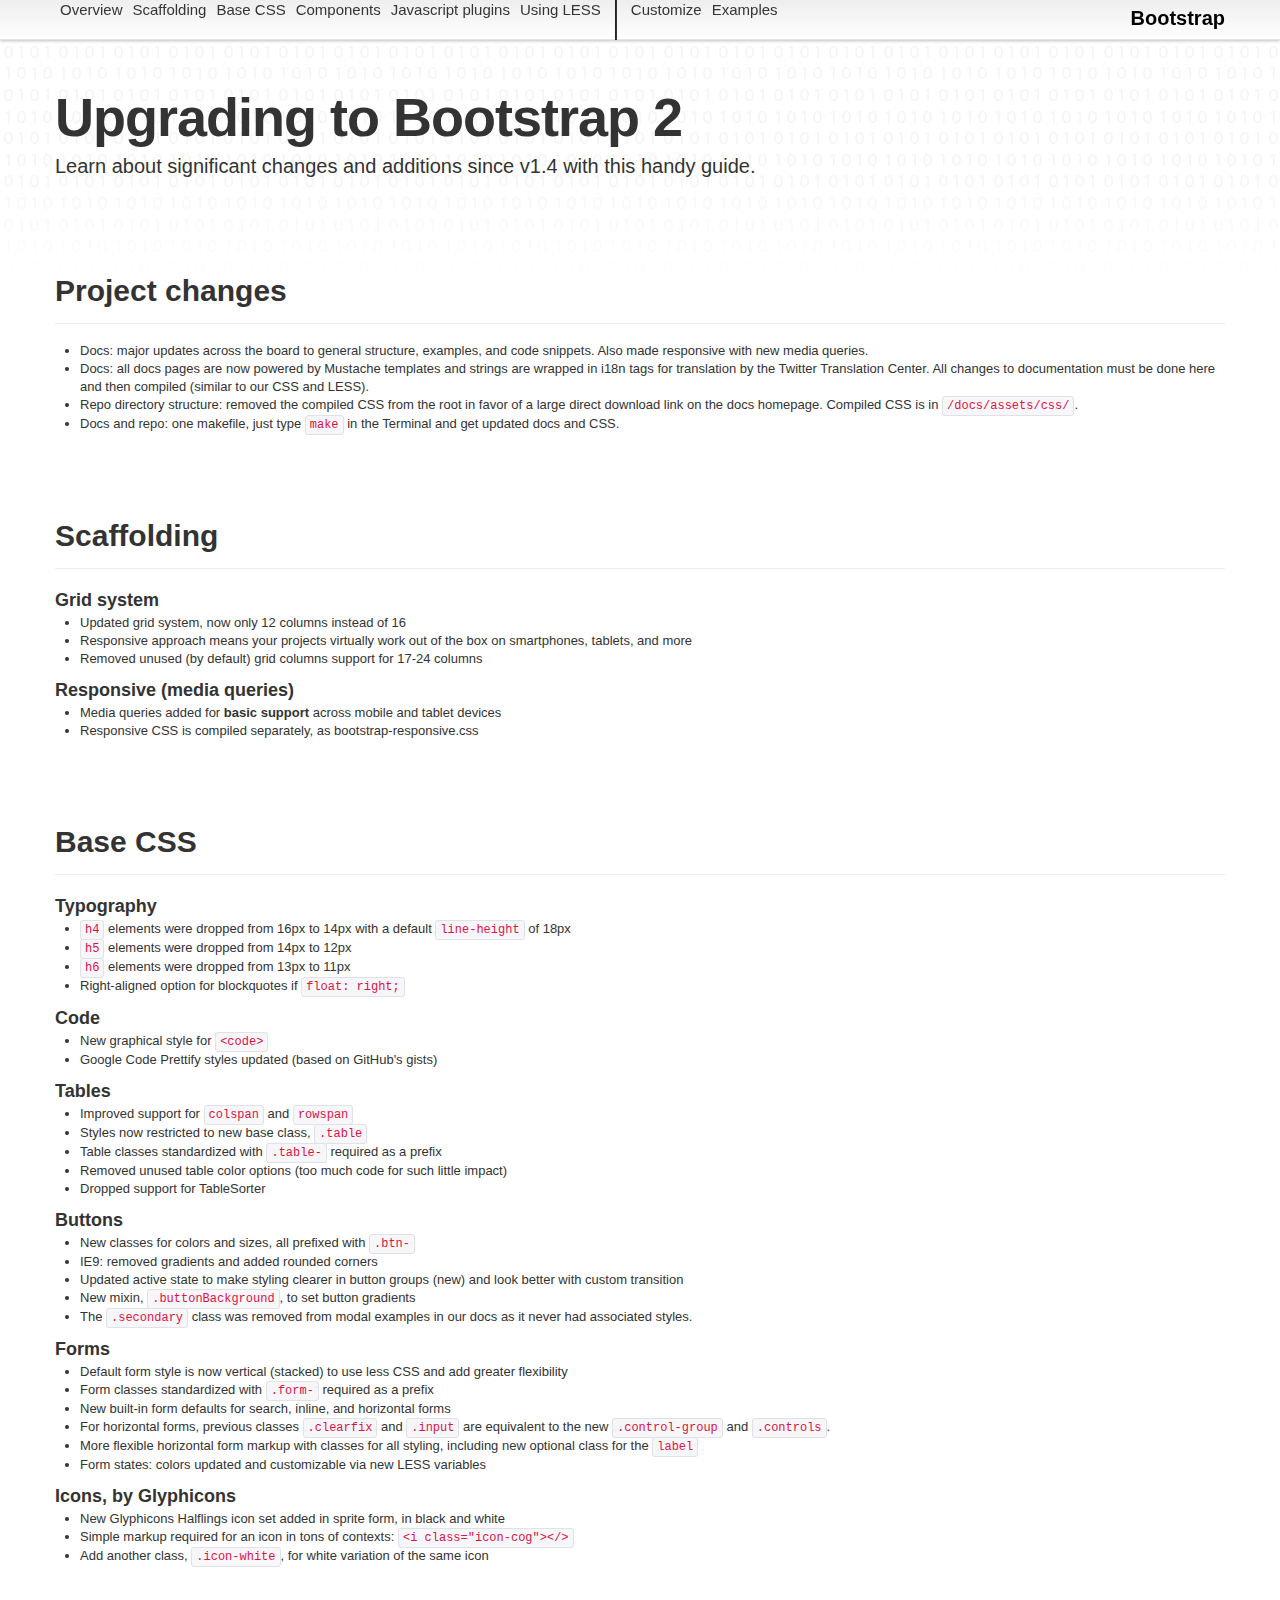
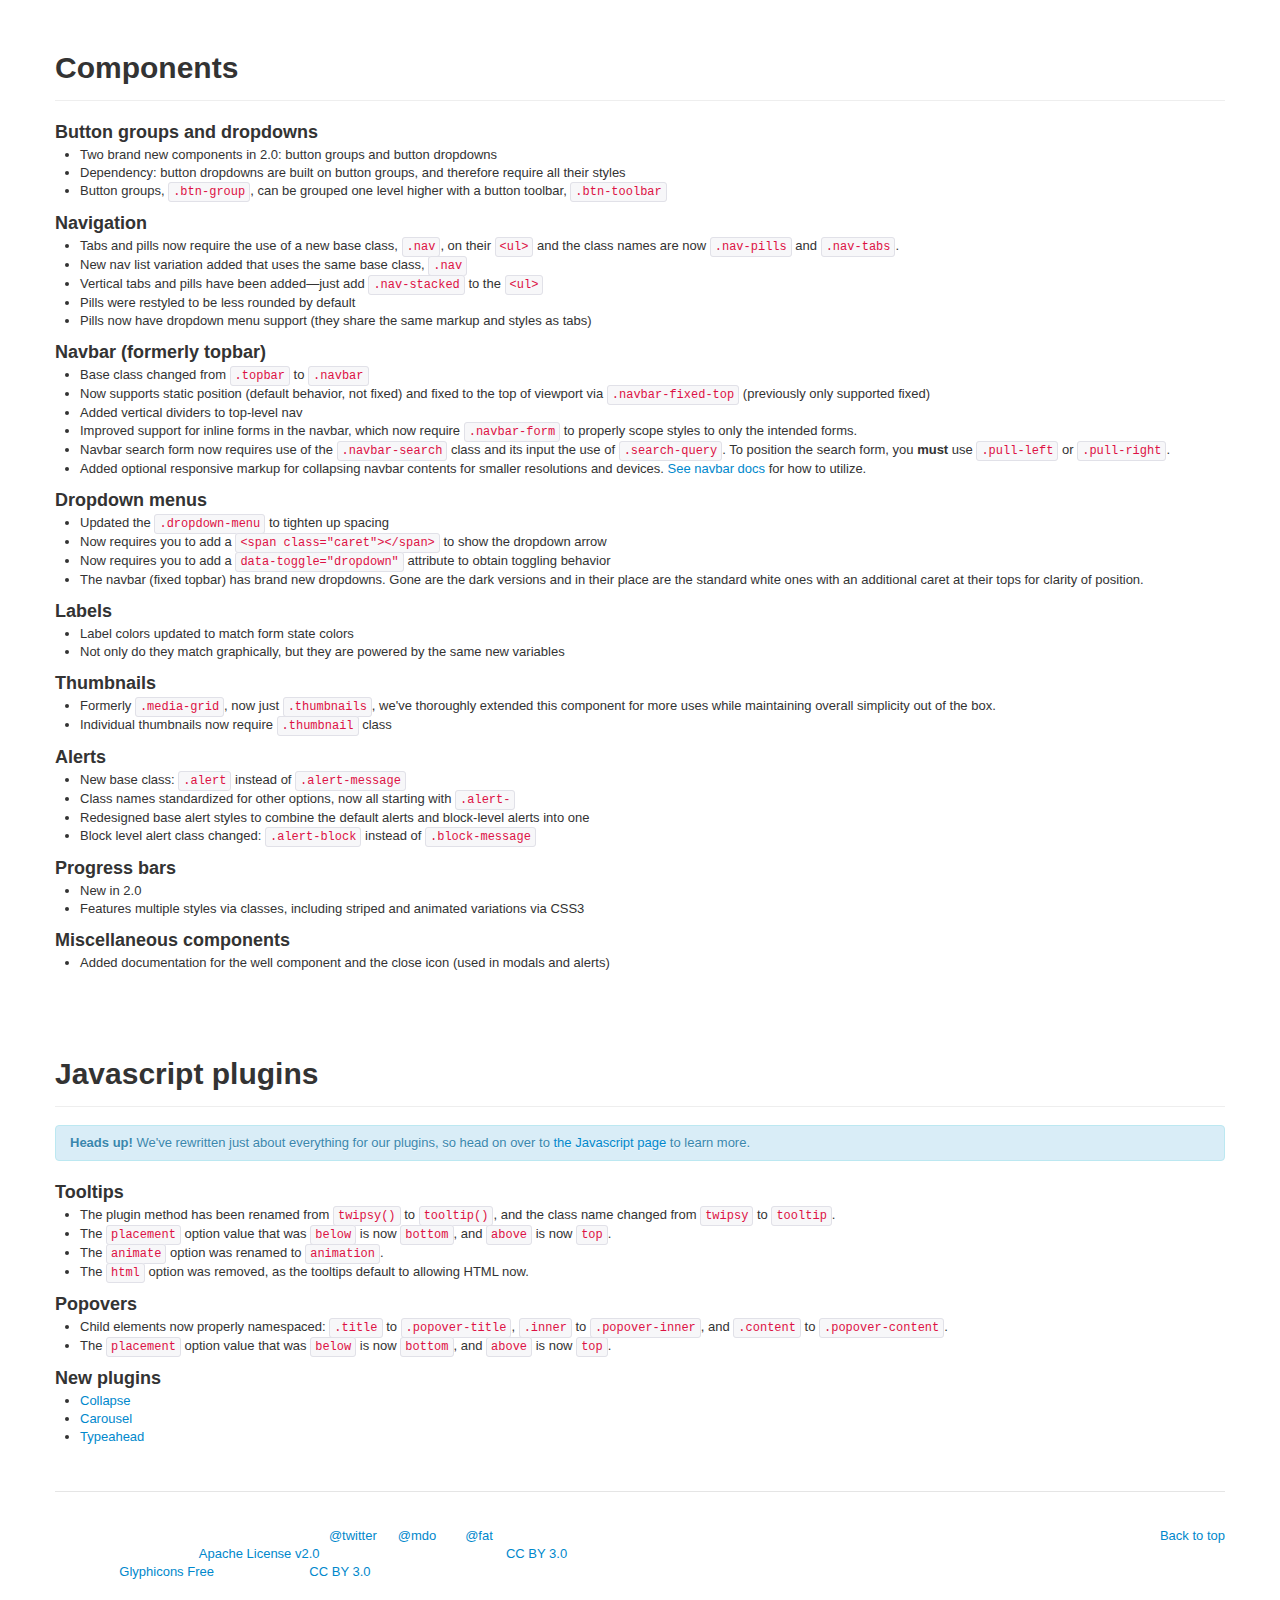
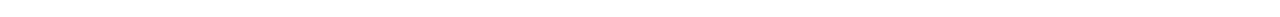
<file: upgrading.html>
<!DOCTYPE html>
<html lang="en">
  <head>
    <meta charset="utf-8">
    <title>Upgrading · Twitter Bootstrap</title>
    <meta name="viewport" content="width=device-width, initial-scale=1.0">
    <meta name="description" content="">
    <meta name="author" content="">

    <!-- Le styles -->
    <link href="assets/css/bootstrap.css" rel="stylesheet">
    <link href="assets/css/bootstrap-responsive.css" rel="stylesheet">
    <link href="assets/css/docs.css" rel="stylesheet">
    <link href="assets/js/google-code-prettify/prettify.css" rel="stylesheet">

    <!-- Le HTML5 shim, for IE6-8 support of HTML5 elements -->
    <!--[if lt IE 9]>
      <script src="http://html5shim.googlecode.com/svn/trunk/html5.js"></script>
    <![endif]-->

    <!-- Le fav and touch icons -->
    <link rel="shortcut icon" href="assets/ico/favicon.ico">
    <link rel="apple-touch-icon-precomposed" sizes="114x114" href="assets/ico/apple-touch-icon-114-precomposed.png">
    <link rel="apple-touch-icon-precomposed" sizes="72x72" href="assets/ico/apple-touch-icon-72-precomposed.png">
    <link rel="apple-touch-icon-precomposed" href="assets/ico/apple-touch-icon-57-precomposed.png">
  </head>

  <body data-spy="scroll" data-target=".subnav" data-offset="50">


  <!-- Navbar
    ================================================== -->
    <div class="navbar navbar-fixed-top">
      <div class="navbar-inner">
        <div class="container">
          <a class="btn btn-navbar" data-toggle="collapse" data-target=".nav-collapse">
            <span class="icon-bar"></span>
            <span class="icon-bar"></span>
            <span class="icon-bar"></span>
          </a>
          <a class="brand" href="./index.html">Bootstrap</a>
          <div class="nav-collapse">
            <ul class="nav">
              <li class="">
                <a href="./index.html">Overview</a>
              </li>
              <li class="">
                <a href="./scaffolding.html">Scaffolding</a>
              </li>
              <li class="">
                <a href="./base-css.html">Base CSS</a>
              </li>
              <li class="">
                <a href="./components.html">Components</a>
              </li>
              <li class="">
                <a href="./javascript.html">Javascript plugins</a>
              </li>
              <li class="">
                <a href="./less.html">Using LESS</a>
              </li>
              <li class="divider-vertical"></li>
              <li class="">
                <a href="./download.html">Customize</a>
              </li>
              <li class="">
                <a href="./examples.html">Examples</a>
              </li>
            </ul>
          </div>
        </div>
      </div>
    </div>

    <div class="container">

<!-- Masthead
================================================== -->
<header class="jumbotron subhead" id="overview">
  <h1>Upgrading to Bootstrap 2</h1>
  <p class="lead">Learn about significant changes and additions since v1.4 with this handy guide.</p>
</header>



<!-- Project
================================================== -->
<section id="docs">
  <div class="page-header">
    <h1>Project changes</h1>
  </div>
  <ul>
    <li>Docs: major updates across the board to general structure, examples, and code snippets. Also made responsive with new media queries.</li>
    <li>Docs: all docs pages are now powered by Mustache templates and strings are wrapped in i18n tags for translation by the Twitter Translation Center. All changes to documentation must be done here and then compiled (similar to our CSS and LESS).</li>
    <li>Repo directory structure: removed the compiled CSS from the root in favor of a large direct download link on the docs homepage. Compiled CSS is in <code>/docs/assets/css/</code>.</li>
    <li>Docs and repo: one makefile, just type <code>make</code> in the Terminal and get updated docs and CSS.</li>
  </ul>
</section>



<!-- Scaffolding
================================================== -->
<section id="scaffolding">
  <div class="page-header">
    <h1>Scaffolding</h1>
  </div>
  <h3>Grid system</h3>
  <ul>
    <li>Updated grid system, now only 12 columns instead of 16
    <li>Responsive approach means your projects virtually work out of the box on smartphones, tablets, and more</li>
    <li>Removed unused (by default) grid columns support for 17-24 columns</li>
  </ul>
  <h3>Responsive (media queries)</h3>
  <ul>
    <li>Media queries added for <strong>basic support</strong> across mobile and tablet devices
    <li>Responsive CSS is compiled separately, as bootstrap-responsive.css</li>
  </ul>
</section>



<!-- Base CSS
================================================== -->
<section id="baseCSS">
  <div class="page-header">
    <h1>Base CSS</h1>
  </div>
  <h3>Typography</h3>
  <ul>
    <li><code>h4</code> elements were dropped from 16px to 14px with a default <code>line-height</code> of 18px</li>
    <li><code>h5</code> elements were dropped from 14px to 12px</li>
    <li><code>h6</code> elements were dropped from 13px to 11px</li>
    <li>Right-aligned option for blockquotes if <code>float: right;</code></li>
  </ul>
  <h3>Code</h3>
  <ul>
    <li>New graphical style for <code>&lt;code&gt;</code></li>
    <li>Google Code Prettify styles updated (based on GitHub's gists)</li>
  </ul>
  <h3>Tables</h3>
  <ul>
    <li>Improved support for <code>colspan</code> and <code>rowspan</code></li>
    <li>Styles now restricted to new base class, <code>.table</code></li>
    <li>Table classes standardized with <code>.table-</code> required as a prefix</li>
    <li>Removed unused table color options (too much code for such little impact)</li>
    <li>Dropped support for TableSorter</li>
  </ul>
  <h3>Buttons</h3>
  <ul>
    <li>New classes for colors and sizes, all prefixed with <code>.btn-</code></li>
    <li>IE9: removed gradients and added rounded corners</li>
    <li>Updated active state to make styling clearer in button groups (new) and look better with custom transition</li>
    <li>New mixin, <code>.buttonBackground</code>, to set button gradients</li>
    <li>The <code>.secondary</code> class was removed from modal examples in our docs as it never had associated styles.</li>
  </ul>
  <h3>Forms</h3>
  <ul>
    <li>Default form style is now vertical (stacked) to use less CSS and add greater flexibility</li>
    <li>Form classes standardized with <code>.form-</code> required as a prefix</li>
    <li>New built-in form defaults for search, inline, and horizontal forms</li>
    <li>For horizontal forms, previous classes <code>.clearfix</code> and <code>.input</code> are equivalent to the new <code>.control-group</code> and <code>.controls</code>.</li>
    <li>More flexible horizontal form markup with classes for all styling, including new optional class for the <code>label</code></li>
    <li>Form states: colors updated and customizable via new LESS variables</li>
  </ul>
  <h3>Icons, by Glyphicons</h3>
  <ul>
    <li>New Glyphicons Halflings icon set added in sprite form, in black and white</li>
    <li>Simple markup required for an icon in tons of contexts: <code>&lt;i class="icon-cog"&gt;&lt;/&gt;</code></li>
    <li>Add another class, <code>.icon-white</code>, for white variation of the same icon</li>
  </ul>
</section>



<!-- Components
================================================== -->
<section id="components">
  <div class="page-header">
    <h1>Components</h1>
  </div>
  <h3>Button groups and dropdowns</h3>
  <ul>
    <li>Two brand new components in 2.0: button groups and button dropdowns</li>
    <li>Dependency: button dropdowns are built on button groups, and therefore require all their styles</li>
    <li>Button groups, <code>.btn-group</code>, can be grouped one level higher with a button toolbar, <code>.btn-toolbar</code></li>
  </ul>
  <h3>Navigation</h3>
  <ul>
    <li>Tabs and pills now require the use of a new base class, <code>.nav</code>, on their <code>&lt;ul&gt;</code> and the class names are now <code>.nav-pills</code> and <code>.nav-tabs</code>.</li>
    <li>New nav list variation added that uses the same base class, <code>.nav</code></li>
    <li>Vertical tabs and pills have been added&mdash;just add <code>.nav-stacked</code> to the <code>&lt;ul&gt;</code></li>
    <li>Pills were restyled to be less rounded by default</li>
    <li>Pills now have dropdown menu support (they share the same markup and styles as tabs)</li>
  </ul>
  <h3>Navbar (formerly topbar)</h3>
  <ul>
    <li>Base class changed from <code>.topbar</code> to <code>.navbar</code></li>
    <li>Now supports static position (default behavior, not fixed) and fixed to the top of viewport via <code>.navbar-fixed-top</code> (previously only supported fixed)</li>
    <li>Added vertical dividers to top-level nav</li>
    <li>Improved support for inline forms in the navbar, which now require <code>.navbar-form</code> to properly scope styles to only the intended forms.</li>
    <li>Navbar search form now requires use of the <code>.navbar-search</code> class and its input the use of <code>.search-query</code>. To position the search form, you <strong>must</strong> use <code>.pull-left</code> or <code>.pull-right</code>.</li>
    <li>Added optional responsive markup for collapsing navbar contents for smaller resolutions and devices. <a href="./components.html#navbar">See navbar docs</a> for how to utilize.</li>
  </ul>
  <h3>Dropdown menus</h3>
  <ul>
    <li>Updated the <code>.dropdown-menu</code> to tighten up spacing</li>
    <li>Now requires you to add a <code>&lt;span class="caret"&gt;&lt;/span&gt;</code> to show the dropdown arrow</li>
    <li>Now requires you to add a <code>data-toggle="dropdown"</code> attribute to obtain toggling behavior</li>
    <li>The navbar (fixed topbar) has brand new dropdowns. Gone are the dark versions and in their place are the standard white ones with an additional caret at their tops for clarity of position.</li>
  </ul>
  <h3>Labels</h3>
  <ul>
    <li>Label colors updated to match form state colors</li>
    <li>Not only do they match graphically, but they are powered by the same new variables</li>
  </ul>
  <h3>Thumbnails</h3>
  <ul>
    <li>Formerly <code>.media-grid</code>, now just <code>.thumbnails</code>, we've thoroughly extended this component for more uses while maintaining overall simplicity out of the box.</li>
    <li>Individual thumbnails now require <code>.thumbnail</code> class</li>
  </ul>
  <h3>Alerts</h3>
  <ul>
    <li>New base class: <code>.alert</code> instead of <code>.alert-message</code></li>
    <li>Class names standardized for other options, now all starting with <code>.alert-</code></li>
    <li>Redesigned base alert styles to combine the default alerts and block-level alerts into one</li>
    <li>Block level alert class changed: <code>.alert-block</code> instead of <code>.block-message</code></li>
  </ul>
  <h3>Progress bars</h3>
  <ul>
    <li>New in 2.0</li>
    <li>Features multiple styles via classes, including striped and animated variations via CSS3</li>
  </ul>
  <h3>Miscellaneous components</h3>
  <ul>
    <li>Added documentation for the well component and the close icon (used in modals and alerts)</li>
  </ul>
</section>



<!-- Javascript
================================================== -->
<section id="javascript">
  <div class="page-header">
    <h1>Javascript plugins</h1>
  </div>
  <div class="alert alert-info">
    <strong>Heads up!</strong> We've rewritten just about everything for our plugins, so head on over to <a href="./javascript.html">the Javascript page</a> to learn more.
  </div>
  <h3>Tooltips</h3>
  <ul>
    <li>The plugin method has been renamed from <code>twipsy()</code> to <code>tooltip()</code>, and the class name changed from <code>twipsy</code> to <code>tooltip</code>.</li>
    <li>The <code>placement</code> option value that was <code>below</code> is now <code>bottom</code>, and <code>above</code> is now <code>top</code>.</li>
    <li>The <code>animate</code> option was renamed to <code>animation</code>.</li>
    <li>The <code>html</code> option was removed, as the tooltips default to allowing HTML now.</li>
  </ul>
  <h3>Popovers</h3>
  <ul>
    <li>Child elements now properly namespaced: <code>.title</code> to <code>.popover-title</code>, <code>.inner</code> to <code>.popover-inner</code>, and <code>.content</code> to <code>.popover-content</code>.</li>
    <li>The <code>placement</code> option value that was <code>below</code> is now <code>bottom</code>, and <code>above</code> is now <code>top</code>.</li>
  </ul>
  <h3>New plugins</h3>
  <ul>
    <li><a href="./javascript.html#collapse">Collapse</a></li>
    <li><a href="./javascript.html#carousel">Carousel</a></li>
    <li><a href="./javascript.html#typeahead">Typeahead</a></li>
  </ul>
</section>



     <!-- Footer
      ================================================== -->
      <footer class="footer">
        <p class="pull-right"><a href="#">Back to top</a></p>
        <p>Designed and built with all the love in the world <a href="http://twitter.com/twitter" target="_blank">@twitter</a> by <a href="http://twitter.com/mdo" target="_blank">@mdo</a> and <a href="http://twitter.com/fat" target="_blank">@fat</a>.</p>
        <p>Code licensed under the <a href="http://www.apache.org/licenses/LICENSE-2.0" target="_blank">Apache License v2.0</a>. Documentation licensed under <a href="http://creativecommons.org/licenses/by/3.0/">CC BY 3.0</a>.</p>
        <p>Icons from <a href="http://glyphicons.com">Glyphicons Free</a>, licensed under <a href="http://creativecommons.org/licenses/by/3.0/">CC BY 3.0</a>.</p>
      </footer>

    </div><!-- /container -->



    <!-- Le javascript
    ================================================== -->
    <!-- Placed at the end of the document so the pages load faster -->
    <script type="text/javascript" src="http://platform.twitter.com/widgets.js"></script>
    <script src="assets/js/jquery.js"></script>
    <script src="assets/js/google-code-prettify/prettify.js"></script>
    <script src="assets/js/bootstrap-transition.js"></script>
    <script src="assets/js/bootstrap-alert.js"></script>
    <script src="assets/js/bootstrap-modal.js"></script>
    <script src="assets/js/bootstrap-dropdown.js"></script>
    <script src="assets/js/bootstrap-scrollspy.js"></script>
    <script src="assets/js/bootstrap-tab.js"></script>
    <script src="assets/js/bootstrap-tooltip.js"></script>
    <script src="assets/js/bootstrap-popover.js"></script>
    <script src="assets/js/bootstrap-button.js"></script>
    <script src="assets/js/bootstrap-collapse.js"></script>
    <script src="assets/js/bootstrap-carousel.js"></script>
    <script src="assets/js/bootstrap-typeahead.js"></script>
    <script src="assets/js/application.js"></script>


  </body>
</html>
</file>
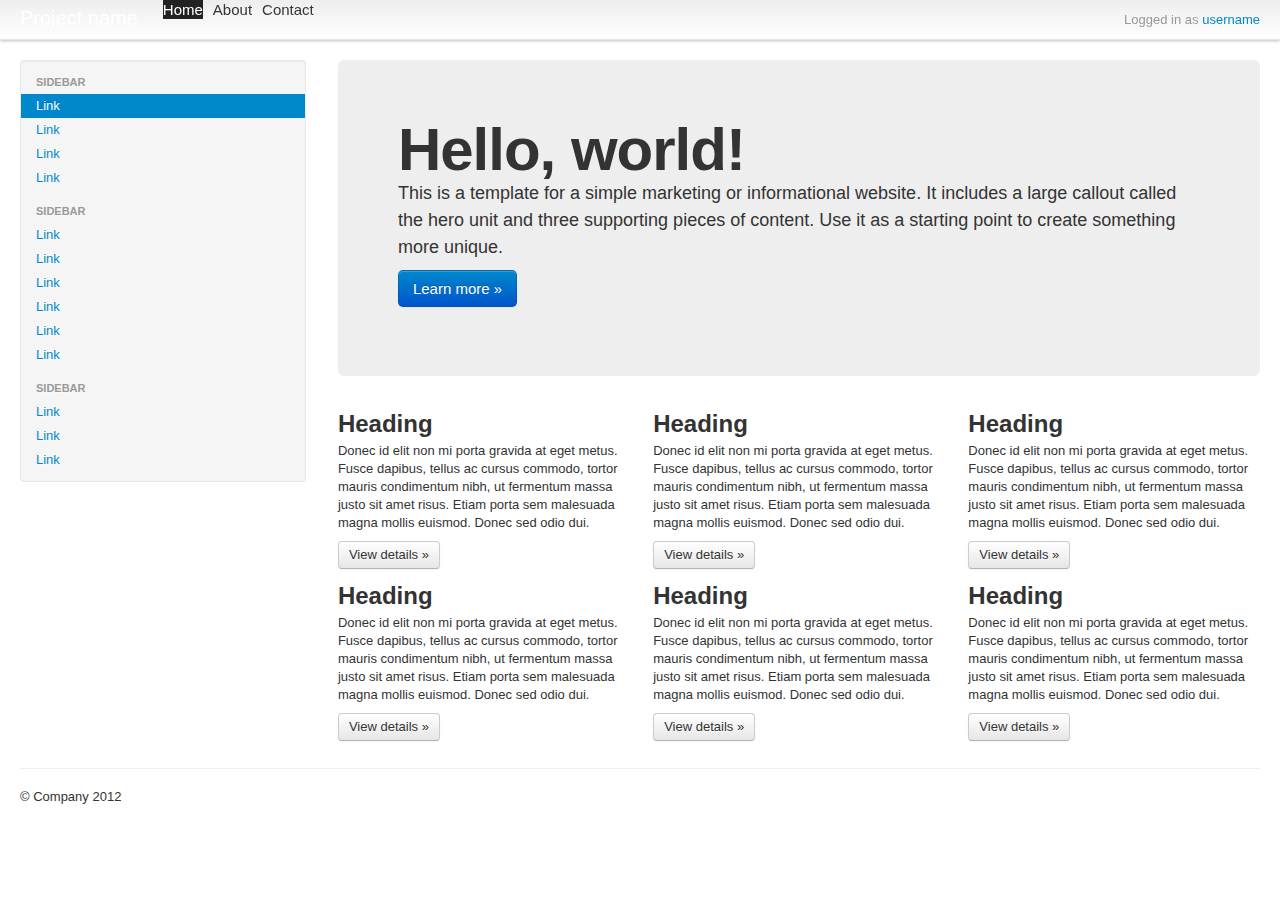
<file: examples/fluid.html>
<!DOCTYPE html>
<html lang="en">
  <head>
    <meta charset="utf-8">
    <title>Bootstrap, from Twitter</title>
    <meta name="viewport" content="width=device-width, initial-scale=1.0">
    <meta name="description" content="">
    <meta name="author" content="">

    <!-- Le styles -->
    <link href="../assets/css/bootstrap.css" rel="stylesheet">
    <style type="text/css">
      body {
        padding-top: 60px;
        padding-bottom: 40px;
      }
      .sidebar-nav {
        padding: 9px 0;
      }
    </style>
    <link href="../assets/css/bootstrap-responsive.css" rel="stylesheet">

    <!-- Le HTML5 shim, for IE6-8 support of HTML5 elements -->
    <!--[if lt IE 9]>
      <script src="http://html5shim.googlecode.com/svn/trunk/html5.js"></script>
    <![endif]-->

    <!-- Le fav and touch icons -->
    <link rel="shortcut icon" href="../assets/ico/favicon.ico">
    <link rel="apple-touch-icon-precomposed" sizes="114x114" href="../assets/ico/apple-touch-icon-114-precomposed.png">
    <link rel="apple-touch-icon-precomposed" sizes="72x72" href="../assets/ico/apple-touch-icon-72-precomposed.png">
    <link rel="apple-touch-icon-precomposed" href="../assets/ico/apple-touch-icon-57-precomposed.png">
  </head>

  <body>

    <div class="navbar navbar-fixed-top">
      <div class="navbar-inner">
        <div class="container-fluid">
          <a class="btn btn-navbar" data-toggle="collapse" data-target=".nav-collapse">
            <span class="icon-bar"></span>
            <span class="icon-bar"></span>
            <span class="icon-bar"></span>
          </a>
          <a class="brand" href="#">Project name</a>
          <div class="nav-collapse">
            <ul class="nav">
              <li class="active"><a href="#">Home</a></li>
              <li><a href="#about">About</a></li>
              <li><a href="#contact">Contact</a></li>
            </ul>
            <p class="navbar-text pull-right">Logged in as <a href="#">username</a></p>
          </div><!--/.nav-collapse -->
        </div>
      </div>
    </div>

    <div class="container-fluid">
      <div class="row-fluid">
        <div class="span3">
          <div class="well sidebar-nav">
            <ul class="nav nav-list">
              <li class="nav-header">Sidebar</li>
              <li class="active"><a href="#">Link</a></li>
              <li><a href="#">Link</a></li>
              <li><a href="#">Link</a></li>
              <li><a href="#">Link</a></li>
              <li class="nav-header">Sidebar</li>
              <li><a href="#">Link</a></li>
              <li><a href="#">Link</a></li>
              <li><a href="#">Link</a></li>
              <li><a href="#">Link</a></li>
              <li><a href="#">Link</a></li>
              <li><a href="#">Link</a></li>
              <li class="nav-header">Sidebar</li>
              <li><a href="#">Link</a></li>
              <li><a href="#">Link</a></li>
              <li><a href="#">Link</a></li>
            </ul>
          </div><!--/.well -->
        </div><!--/span-->
        <div class="span9">
          <div class="hero-unit">
            <h1>Hello, world!</h1>
            <p>This is a template for a simple marketing or informational website. It includes a large callout called the hero unit and three supporting pieces of content. Use it as a starting point to create something more unique.</p>
            <p><a class="btn btn-primary btn-large">Learn more &raquo;</a></p>
          </div>
          <div class="row-fluid">
            <div class="span4">
              <h2>Heading</h2>
              <p>Donec id elit non mi porta gravida at eget metus. Fusce dapibus, tellus ac cursus commodo, tortor mauris condimentum nibh, ut fermentum massa justo sit amet risus. Etiam porta sem malesuada magna mollis euismod. Donec sed odio dui. </p>
              <p><a class="btn" href="#">View details &raquo;</a></p>
            </div><!--/span-->
            <div class="span4">
              <h2>Heading</h2>
              <p>Donec id elit non mi porta gravida at eget metus. Fusce dapibus, tellus ac cursus commodo, tortor mauris condimentum nibh, ut fermentum massa justo sit amet risus. Etiam porta sem malesuada magna mollis euismod. Donec sed odio dui. </p>
              <p><a class="btn" href="#">View details &raquo;</a></p>
            </div><!--/span-->
            <div class="span4">
              <h2>Heading</h2>
              <p>Donec id elit non mi porta gravida at eget metus. Fusce dapibus, tellus ac cursus commodo, tortor mauris condimentum nibh, ut fermentum massa justo sit amet risus. Etiam porta sem malesuada magna mollis euismod. Donec sed odio dui. </p>
              <p><a class="btn" href="#">View details &raquo;</a></p>
            </div><!--/span-->
          </div><!--/row-->
          <div class="row-fluid">
            <div class="span4">
              <h2>Heading</h2>
              <p>Donec id elit non mi porta gravida at eget metus. Fusce dapibus, tellus ac cursus commodo, tortor mauris condimentum nibh, ut fermentum massa justo sit amet risus. Etiam porta sem malesuada magna mollis euismod. Donec sed odio dui. </p>
              <p><a class="btn" href="#">View details &raquo;</a></p>
            </div><!--/span-->
            <div class="span4">
              <h2>Heading</h2>
              <p>Donec id elit non mi porta gravida at eget metus. Fusce dapibus, tellus ac cursus commodo, tortor mauris condimentum nibh, ut fermentum massa justo sit amet risus. Etiam porta sem malesuada magna mollis euismod. Donec sed odio dui. </p>
              <p><a class="btn" href="#">View details &raquo;</a></p>
            </div><!--/span-->
            <div class="span4">
              <h2>Heading</h2>
              <p>Donec id elit non mi porta gravida at eget metus. Fusce dapibus, tellus ac cursus commodo, tortor mauris condimentum nibh, ut fermentum massa justo sit amet risus. Etiam porta sem malesuada magna mollis euismod. Donec sed odio dui. </p>
              <p><a class="btn" href="#">View details &raquo;</a></p>
            </div><!--/span-->
          </div><!--/row-->
        </div><!--/span-->
      </div><!--/row-->

      <hr>

      <footer>
        <p>&copy; Company 2012</p>
      </footer>

    </div><!--/.fluid-container-->

    <!-- Le javascript
    ================================================== -->
    <!-- Placed at the end of the document so the pages load faster -->
    <script src="../assets/js/jquery.js"></script>
    <script src="../assets/js/bootstrap-transition.js"></script>
    <script src="../assets/js/bootstrap-alert.js"></script>
    <script src="../assets/js/bootstrap-modal.js"></script>
    <script src="../assets/js/bootstrap-dropdown.js"></script>
    <script src="../assets/js/bootstrap-scrollspy.js"></script>
    <script src="../assets/js/bootstrap-tab.js"></script>
    <script src="../assets/js/bootstrap-tooltip.js"></script>
    <script src="../assets/js/bootstrap-popover.js"></script>
    <script src="../assets/js/bootstrap-button.js"></script>
    <script src="../assets/js/bootstrap-collapse.js"></script>
    <script src="../assets/js/bootstrap-carousel.js"></script>
    <script src="../assets/js/bootstrap-typeahead.js"></script>

  </body>
</html>
</file>
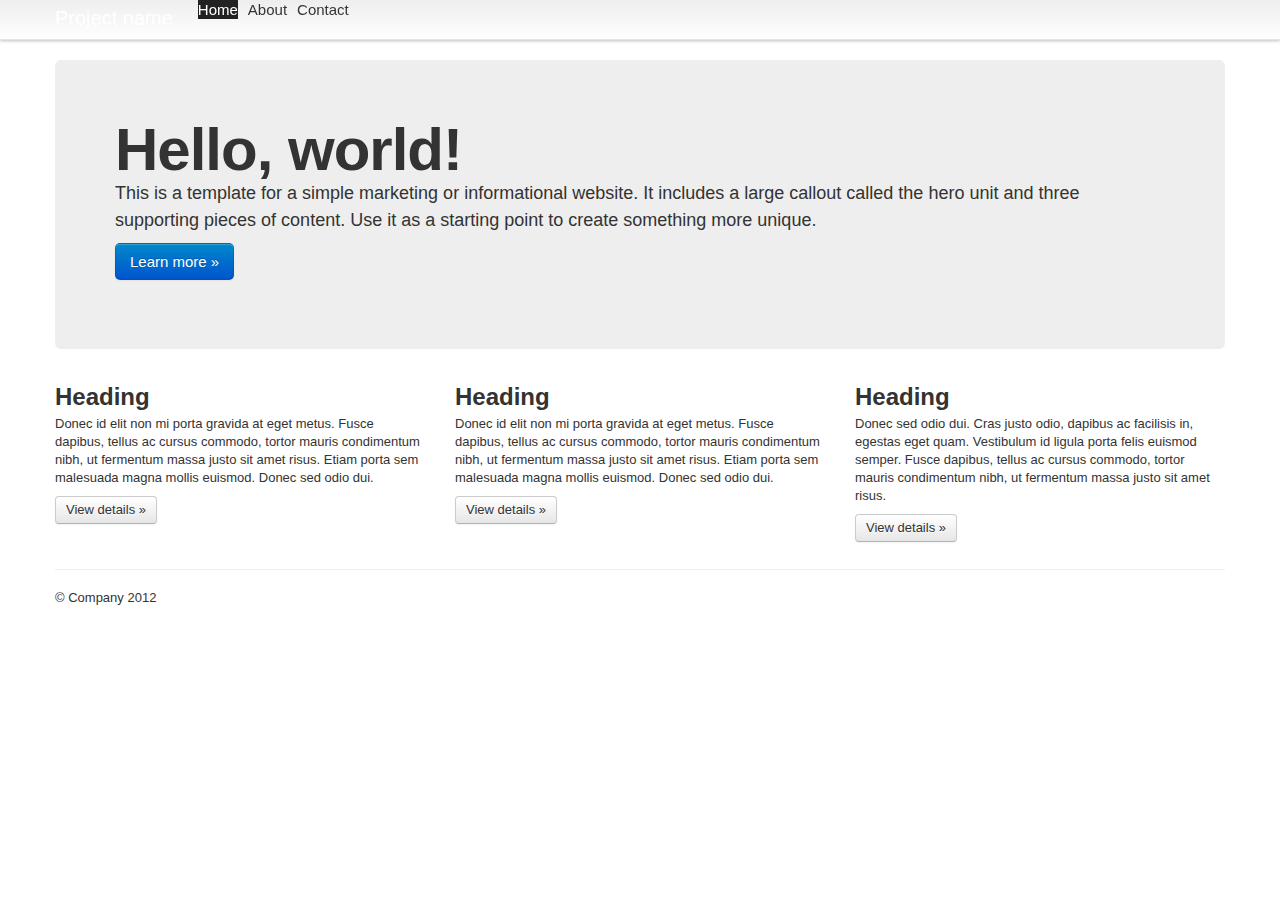
<file: examples/hero.html>
<!DOCTYPE html>
<html lang="en">
  <head>
    <meta charset="utf-8">
    <title>Bootstrap, from Twitter</title>
    <meta name="viewport" content="width=device-width, initial-scale=1.0">
    <meta name="description" content="">
    <meta name="author" content="">

    <!-- Le styles -->
    <link href="../assets/css/bootstrap.css" rel="stylesheet">
    <style type="text/css">
      body {
        padding-top: 60px;
        padding-bottom: 40px;
      }
    </style>
    <link href="../assets/css/bootstrap-responsive.css" rel="stylesheet">

    <!-- Le HTML5 shim, for IE6-8 support of HTML5 elements -->
    <!--[if lt IE 9]>
      <script src="http://html5shim.googlecode.com/svn/trunk/html5.js"></script>
    <![endif]-->

    <!-- Le fav and touch icons -->
    <link rel="shortcut icon" href="../assets/ico/favicon.ico">
    <link rel="apple-touch-icon-precomposed" sizes="114x114" href="../assets/ico/apple-touch-icon-114-precomposed.png">
    <link rel="apple-touch-icon-precomposed" sizes="72x72" href="../assets/ico/apple-touch-icon-72-precomposed.png">
    <link rel="apple-touch-icon-precomposed" href="../assets/ico/apple-touch-icon-57-precomposed.png">
  </head>

  <body>

    <div class="navbar navbar-fixed-top">
      <div class="navbar-inner">
        <div class="container">
          <a class="btn btn-navbar" data-toggle="collapse" data-target=".nav-collapse">
            <span class="icon-bar"></span>
            <span class="icon-bar"></span>
            <span class="icon-bar"></span>
          </a>
          <a class="brand" href="#">Project name</a>
          <div class="nav-collapse">
            <ul class="nav">
              <li class="active"><a href="#">Home</a></li>
              <li><a href="#about">About</a></li>
              <li><a href="#contact">Contact</a></li>
            </ul>
          </div><!--/.nav-collapse -->
        </div>
      </div>
    </div>

    <div class="container">

      <!-- Main hero unit for a primary marketing message or call to action -->
      <div class="hero-unit">
        <h1>Hello, world!</h1>
        <p>This is a template for a simple marketing or informational website. It includes a large callout called the hero unit and three supporting pieces of content. Use it as a starting point to create something more unique.</p>
        <p><a class="btn btn-primary btn-large">Learn more &raquo;</a></p>
      </div>

      <!-- Example row of columns -->
      <div class="row">
        <div class="span4">
          <h2>Heading</h2>
           <p>Donec id elit non mi porta gravida at eget metus. Fusce dapibus, tellus ac cursus commodo, tortor mauris condimentum nibh, ut fermentum massa justo sit amet risus. Etiam porta sem malesuada magna mollis euismod. Donec sed odio dui. </p>
          <p><a class="btn" href="#">View details &raquo;</a></p>
        </div>
        <div class="span4">
          <h2>Heading</h2>
           <p>Donec id elit non mi porta gravida at eget metus. Fusce dapibus, tellus ac cursus commodo, tortor mauris condimentum nibh, ut fermentum massa justo sit amet risus. Etiam porta sem malesuada magna mollis euismod. Donec sed odio dui. </p>
          <p><a class="btn" href="#">View details &raquo;</a></p>
       </div>
        <div class="span4">
          <h2>Heading</h2>
          <p>Donec sed odio dui. Cras justo odio, dapibus ac facilisis in, egestas eget quam. Vestibulum id ligula porta felis euismod semper. Fusce dapibus, tellus ac cursus commodo, tortor mauris condimentum nibh, ut fermentum massa justo sit amet risus.</p>
          <p><a class="btn" href="#">View details &raquo;</a></p>
        </div>
      </div>

      <hr>

      <footer>
        <p>&copy; Company 2012</p>
      </footer>

    </div> <!-- /container -->

    <!-- Le javascript
    ================================================== -->
    <!-- Placed at the end of the document so the pages load faster -->
    <script src="../assets/js/jquery.js"></script>
    <script src="../assets/js/bootstrap-transition.js"></script>
    <script src="../assets/js/bootstrap-alert.js"></script>
    <script src="../assets/js/bootstrap-modal.js"></script>
    <script src="../assets/js/bootstrap-dropdown.js"></script>
    <script src="../assets/js/bootstrap-scrollspy.js"></script>
    <script src="../assets/js/bootstrap-tab.js"></script>
    <script src="../assets/js/bootstrap-tooltip.js"></script>
    <script src="../assets/js/bootstrap-popover.js"></script>
    <script src="../assets/js/bootstrap-button.js"></script>
    <script src="../assets/js/bootstrap-collapse.js"></script>
    <script src="../assets/js/bootstrap-carousel.js"></script>
    <script src="../assets/js/bootstrap-typeahead.js"></script>

  </body>
</html>
</file>
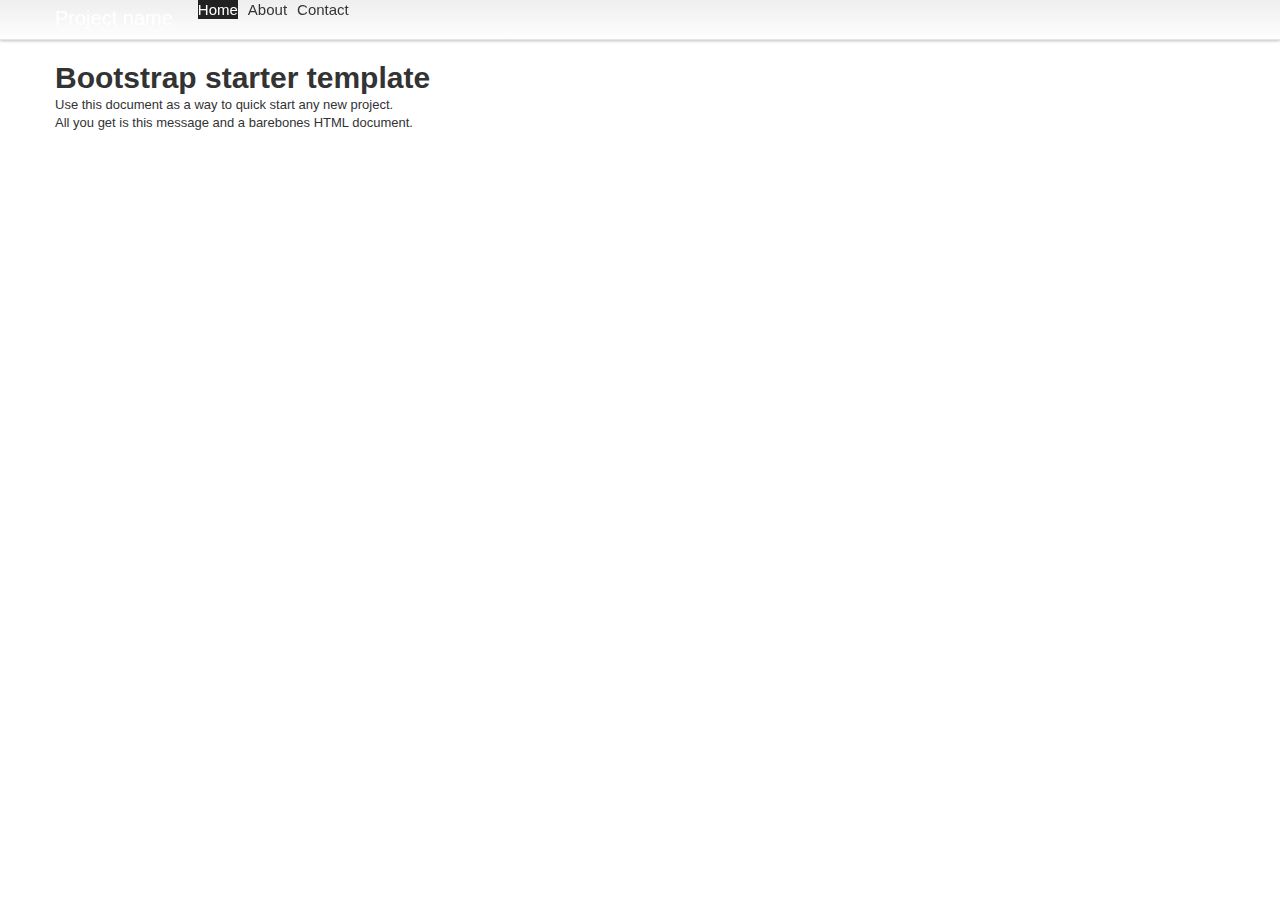
<file: examples/starter-template.html>
<!DOCTYPE html>
<html lang="en">
  <head>
    <meta charset="utf-8">
    <title>Bootstrap, from Twitter</title>
    <meta name="viewport" content="width=device-width, initial-scale=1.0">
    <meta name="description" content="">
    <meta name="author" content="">

    <!-- Le styles -->
    <link href="../assets/css/bootstrap.css" rel="stylesheet">
    <style>
      body {
        padding-top: 60px; /* 60px to make the container go all the way to the bottom of the topbar */
      }
    </style>
    <link href="../assets/css/bootstrap-responsive.css" rel="stylesheet">

    <!-- Le HTML5 shim, for IE6-8 support of HTML5 elements -->
    <!--[if lt IE 9]>
      <script src="http://html5shim.googlecode.com/svn/trunk/html5.js"></script>
    <![endif]-->

    <!-- Le fav and touch icons -->
    <link rel="shortcut icon" href="../assets/ico/favicon.ico">
    <link rel="apple-touch-icon-precomposed" sizes="114x114" href="../assets/ico/apple-touch-icon-114-precomposed.png">
    <link rel="apple-touch-icon-precomposed" sizes="72x72" href="../assets/ico/apple-touch-icon-72-precomposed.png">
    <link rel="apple-touch-icon-precomposed" href="../assets/ico/apple-touch-icon-57-precomposed.png">
  </head>

  <body>

    <div class="navbar navbar-fixed-top">
      <div class="navbar-inner">
        <div class="container">
          <a class="btn btn-navbar" data-toggle="collapse" data-target=".nav-collapse">
            <span class="icon-bar"></span>
            <span class="icon-bar"></span>
            <span class="icon-bar"></span>
          </a>
          <a class="brand" href="#">Project name</a>
          <div class="nav-collapse">
            <ul class="nav">
              <li class="active"><a href="#">Home</a></li>
              <li><a href="#about">About</a></li>
              <li><a href="#contact">Contact</a></li>
            </ul>
          </div><!--/.nav-collapse -->
        </div>
      </div>
    </div>

    <div class="container">

      <h1>Bootstrap starter template</h1>
      <p>Use this document as a way to quick start any new project.<br> All you get is this message and a barebones HTML document.</p>

    </div> <!-- /container -->

    <!-- Le javascript
    ================================================== -->
    <!-- Placed at the end of the document so the pages load faster -->
    <script src="../assets/js/jquery.js"></script>
    <script src="../assets/js/bootstrap-transition.js"></script>
    <script src="../assets/js/bootstrap-alert.js"></script>
    <script src="../assets/js/bootstrap-modal.js"></script>
    <script src="../assets/js/bootstrap-dropdown.js"></script>
    <script src="../assets/js/bootstrap-scrollspy.js"></script>
    <script src="../assets/js/bootstrap-tab.js"></script>
    <script src="../assets/js/bootstrap-tooltip.js"></script>
    <script src="../assets/js/bootstrap-popover.js"></script>
    <script src="../assets/js/bootstrap-button.js"></script>
    <script src="../assets/js/bootstrap-collapse.js"></script>
    <script src="../assets/js/bootstrap-carousel.js"></script>
    <script src="../assets/js/bootstrap-typeahead.js"></script>

  </body>
</html>
</file>
<file: assets/js/google-code-prettify/prettify.css>
.com { color: #93a1a1; }
.lit { color: #195f91; }
.pun, .opn, .clo { color: #93a1a1; }
.fun { color: #dc322f; }
.str, .atv { color: #D14; }
.kwd, .linenums .tag { color: #1e347b; }
.typ, .atn, .dec, .var { color: teal; }
.pln { color: #48484c; }

.prettyprint {
  padding: 8px;
  background-color: #f7f7f9;
  border: 1px solid #e1e1e8;
}
.prettyprint.linenums {
  -webkit-box-shadow: inset 40px 0 0 #fbfbfc, inset 41px 0 0 #ececf0;
     -moz-box-shadow: inset 40px 0 0 #fbfbfc, inset 41px 0 0 #ececf0;
          box-shadow: inset 40px 0 0 #fbfbfc, inset 41px 0 0 #ececf0;
}

/* Specify class=linenums on a pre to get line numbering */
ol.linenums {
  margin: 0 0 0 33px; /* IE indents via margin-left */
} 
ol.linenums li {
  padding-left: 12px;
  color: #bebec5;
  line-height: 18px;
  text-shadow: 0 1px 0 #fff;
}
</file>
<file: assets/css/docs.css>
/* Add additional stylesheets below
-------------------------------------------------- */
/*
  Bootstrap's documentation styles
  Special styles for presenting Bootstrap's documentation and examples
*/


/* Body and structure
-------------------------------------------------- */
body {
  position: relative;
  padding-top: 90px;
  background-color: #fff;
  background-image: url(../img/teste.png);
  background-repeat: repeat-x;
  background-position: 0 40px;
}


/* Tweak navbar brand link to be super sleek
-------------------------------------------------- */
.navbar-fixed-top .brand {
  padding-right: 0;
  padding-left: 0;
  margin-left: 20px;
  float: right;
  font-weight: bold;
  color: #000;
  text-shadow: 0 1px 0 rgba(255,255,255,.1), 0 0 30px rgba(255,255,255,.125);
  -webkit-transition: all .2s linear;
     -moz-transition: all .2s linear;
          transition: all .2s linear;
}
.navbar-fixed-top .brand:hover {
  text-decoration: none;
}


/* Space out sub-sections more
-------------------------------------------------- */
section {
  padding-top: 60px;
}

/* Faded out hr */
hr.soften {
  height: 1px;
  margin: 54px 0;
  background-image: -webkit-linear-gradient(left, rgba(0,0,0,0), rgba(0,0,0,.1), rgba(0,0,0,0));
  background-image:    -moz-linear-gradient(left, rgba(0,0,0,0), rgba(0,0,0,.1), rgba(0,0,0,0));
  background-image:     -ms-linear-gradient(left, rgba(0,0,0,0), rgba(0,0,0,.1), rgba(0,0,0,0));
  background-image:      -o-linear-gradient(left, rgba(0,0,0,0), rgba(0,0,0,.1), rgba(0,0,0,0));
  border: 0;
}


/* Jumbotrons
-------------------------------------------------- */
.jumbotron {
  position: relative;
}
.jumbotron h1 {
  margin-bottom: 9px;
  font-size: 81px;
  font-weight: bold;
  letter-spacing: -1px;
  line-height: 1;
}
.jumbotron p {
  margin-bottom: 18px;
  font-weight: 300;
}
.jumbotron .btn-large {
  font-size: 20px;
  font-weight: normal;
  padding: 14px 24px;
  margin-right: 10px;
  -webkit-border-radius: 6px;
     -moz-border-radius: 6px;
          border-radius: 6px;
}
.jumbotron .btn-large small {
  font-size: 14px;
}

/* Masthead (docs home) */
.masthead {
  padding-top: 36px;
  margin-bottom: 72px;
}
.masthead h1,
.masthead p {
  text-align: center;
}
.masthead h1 {
  margin-bottom: 18px;
}
.masthead p {
  margin-left: 5%;
  margin-right: 5%;
  font-size: 30px;
  line-height: 36px;
}


/* Specific jumbotrons
------------------------- */
/* supporting docs pages */
.subhead {
  padding-bottom: 0;
  margin-bottom: 9px;
}
.subhead h1 {
  font-size: 54px;
}

/* Subnav */
.subnav {
  width: 100%;
  height: 36px;
  background-color: #eeeeee; /* Old browsers */
  background-repeat: repeat-x; /* Repeat the gradient */
  background-image: -moz-linear-gradient(top, #f5f5f5 0%, #eeeeee 100%); /* FF3.6+ */
  background-image: -webkit-gradient(linear, left top, left bottom, color-stop(0%,#f5f5f5), color-stop(100%,#eeeeee)); /* Chrome,Safari4+ */
  background-image: -webkit-linear-gradient(top, #f5f5f5 0%,#eeeeee 100%); /* Chrome 10+,Safari 5.1+ */
  background-image: -ms-linear-gradient(top, #f5f5f5 0%,#eeeeee 100%); /* IE10+ */
  background-image: -o-linear-gradient(top, #f5f5f5 0%,#eeeeee 100%); /* Opera 11.10+ */
  filter: progid:DXImageTransform.Microsoft.gradient( startColorstr='#f5f5f5', endColorstr='#eeeeee',GradientType=0 ); /* IE6-9 */
  background-image: linear-gradient(top, #f5f5f5 0%,#eeeeee 100%); /* W3C */
  border: 1px solid #e5e5e5;
  -webkit-border-radius: 4px;
     -moz-border-radius: 4px;
          border-radius: 4px;
}
.subnav .nav {
  margin-bottom: 0;
}
.subnav .nav > li > a {
  margin: 0;
  padding-top:    11px;
  padding-bottom: 11px;
  border-left: 1px solid #f5f5f5;
  border-right: 1px solid #e5e5e5;
  -webkit-border-radius: 0;
     -moz-border-radius: 0;
          border-radius: 0;
}
.subnav .nav > .active > a,
.subnav .nav > .active > a:hover {
  padding-left: 13px;
  color: #777;
  background-color: #e9e9e9;
  border-right-color: #ddd;
  border-left: 0;
  -webkit-box-shadow: inset 0 3px 5px rgba(0,0,0,.05);
     -moz-box-shadow: inset 0 3px 5px rgba(0,0,0,.05);
          box-shadow: inset 0 3px 5px rgba(0,0,0,.05);
}
.subnav .nav > .active > a .caret,
.subnav .nav > .active > a:hover .caret {
  border-top-color: #777;
}
.subnav .nav > li:first-child > a,
.subnav .nav > li:first-child > a:hover {
  border-left: 0;
  padding-left: 12px;
  -webkit-border-radius: 4px 0 0 4px;
     -moz-border-radius: 4px 0 0 4px;
          border-radius: 4px 0 0 4px;
}
.subnav .nav > li:last-child > a {
  border-right: 0;
}
.subnav .dropdown-menu {
  -webkit-border-radius: 0 0 4px 4px;
     -moz-border-radius: 0 0 4px 4px;
          border-radius: 0 0 4px 4px;
}

/* Fixed subnav on scroll, but only for 980px and up (sorry IE!) */
@media (min-width: 980px) {
  .subnav-fixed {
    position: fixed;
    top: 40px;
    left: 0;
    right: 0;
    z-index: 1020; /* 10 less than .navbar-fixed to prevent any overlap */
    border-color: #d5d5d5;
    border-width: 0 0 1px; /* drop the border on the fixed edges */
    -webkit-border-radius: 0;
       -moz-border-radius: 0;
            border-radius: 0;
    -webkit-box-shadow: inset 0 1px 0 #fff, 0 1px 5px rgba(0,0,0,.1);
       -moz-box-shadow: inset 0 1px 0 #fff, 0 1px 5px rgba(0,0,0,.1);
            box-shadow: inset 0 1px 0 #fff, 0 1px 5px rgba(0,0,0,.1);
    filter: progid:DXImageTransform.Microsoft.gradient(enabled=false); /* IE6-9 */
  }
  .subnav-fixed .nav {
    width: 938px;
    margin: 0 auto;
    padding: 0 1px;
  }
  .subnav .nav > li:first-child > a,
  .subnav .nav > li:first-child > a:hover {
    -webkit-border-radius: 0;
       -moz-border-radius: 0;
            border-radius: 0;
  }
}


/* Quick links
-------------------------------------------------- */
.bs-links {
  margin: 36px 0;
}
.quick-links {
  min-height: 30px;
  margin: 0;
  padding: 5px 20px;
  list-style: none;
  text-align: center;
  overflow: hidden;
}
.quick-links:first-child {
  min-height: 0;
}
.quick-links li {
  display: inline;
  margin: 0 5px;
  color: #999;
}
.quick-links .github-btn,
.quick-links .tweet-btn,
.quick-links .follow-btn {
  position: relative;
  top: 5px;
}


/* Marketing section of Overview
-------------------------------------------------- */
.marketing .row {
  margin-bottom: 9px;
}
.marketing h1 {
  margin: 36px 0 27px;
  font-size: 40px;
  font-weight: 300;
  text-align: center;
}
.marketing h2,
.marketing h3 {
  font-weight: 300;
}
.marketing h2 {
  font-size: 22px;
}
.marketing p {
  margin-right: 10px;
}
.marketing .bs-icon {
  float: left;
  margin: 7px 10px 0 0;
  opacity: .8;
}
.marketing .small-bs-icon {
  float: left;
  margin: 4px 5px 0 0;
}



/* Footer
-------------------------------------------------- */
.footer {
  margin-top: 45px;
 
  color: white;padding: 35px 0 36px;
  border-top: 1px solid #e5e5e5;
}
.footer p {
 color: white;
 margin-bottom: 0;
  
}



/* Special grid styles
-------------------------------------------------- */
.show-grid {
  margin-top: 10px;
  margin-bottom: 20px;
}
.show-grid [class*="span"] {
  background-color: #eee;
  text-align: center;
  -webkit-border-radius: 3px;
     -moz-border-radius: 3px;
          border-radius: 3px;
  min-height: 30px;
  line-height: 30px;
}
.show-grid:hover [class*="span"] {
  background: #ddd;
}
.show-grid .show-grid {
  margin-top: 0;
  margin-bottom: 0;
}
.show-grid .show-grid [class*="span"] {
  background-color: #ccc;
}


/* Render mini layout previews
-------------------------------------------------- */
.mini-layout {
  border: 1px solid #ddd;
  -webkit-border-radius: 6px;
     -moz-border-radius: 6px;
          border-radius: 6px;
  -webkit-box-shadow: 0 1px 2px rgba(0,0,0,.075);
     -moz-box-shadow: 0 1px 2px rgba(0,0,0,.075);
          box-shadow: 0 1px 2px rgba(0,0,0,.075);
}
.mini-layout {
  height: 240px;
  margin-bottom: 20px;
  padding: 9px;
}
.mini-layout div {
  -webkit-border-radius: 3px;
     -moz-border-radius: 3px;
          border-radius: 3px;
}
.mini-layout .mini-layout-body {
  background-color: #dceaf4;
  margin: 0 auto;
  width: 70%;
  height: 240px;
}
.mini-layout.fluid .mini-layout-sidebar,
.mini-layout.fluid .mini-layout-header,
.mini-layout.fluid .mini-layout-body {
  float: left;
}
.mini-layout.fluid .mini-layout-sidebar {
  background-color: #bbd8e9;
  width: 20%;
  height: 240px;
}
.mini-layout.fluid .mini-layout-body {
  width: 77.5%;
  margin-left: 2.5%;
}


/* Popover docs
-------------------------------------------------- */
.popover-well {
  min-height: 160px;
}
.popover-well .popover {
  display: block;
}
.popover-well .popover-wrapper {
  width: 50%;
  height: 160px;
  float: left;
  margin-left: 55px;
  position: relative;
}
.popover-well .popover-menu-wrapper {
  height: 80px;
}
.large-bird {
  margin: 5px 0 0 310px;
  opacity: .1;
}


/* Download page
-------------------------------------------------- */
.download .page-header {
  margin-top: 36px;
}
.page-header .toggle-all {
  margin-top: 5px;
}

/* Space out h3s when following a section */
.download h3 {
  margin-bottom: 5px;
}
.download-builder input + h3,
.download-builder .checkbox + h3 {
  margin-top: 9px;
}

/* Fields for variables */
.download-builder input[type=text] {
  margin-bottom: 9px;
  font-family: Menlo, Monaco, "Courier New", monospace;
  font-size: 12px;
  color: #d14;
}
.download-builder input[type=text]:focus {
  background-color: #fff;
}

/* Custom, larger checkbox labels */
.download .checkbox {
  padding: 6px 10px 6px 25px;
  color: #555;
  background-color: #f9f9f9;
  -webkit-border-radius: 3px;
     -moz-border-radius: 3px;
          border-radius: 3px;
  cursor: pointer;
}
.download .checkbox:hover {
  color: #333;
  background-color: #f5f5f5;
}
.download .checkbox small {
  font-size: 12px;
  color: #777;
}

/* Variables section */
#variables label {
  margin-bottom: 0;
}

/* Giant download button */
.download-btn {
  margin: 36px 0 108px;
}
#download p,
#download h4 {
  max-width: 50%;
  margin: 0 auto;
  color: #999;
  text-align: center;
}
#download h4 {
  margin-bottom: 0;
}
#download p {
  margin-bottom: 18px;
}
.download-btn .btn {
  display: block;
  width: auto;
  padding: 19px 24px;
  margin-bottom: 27px;
  font-size: 30px;
  line-height: 1;
  text-align: center;
  -webkit-border-radius: 6px;
     -moz-border-radius: 6px;
          border-radius: 6px;
}



/* Color swatches on LESS docs page
-------------------------------------------------- */
/* Sets the width of the td */
.swatch-col {
  width: 30px;
}
/* Le swatch */
.swatch {
  display: inline-block;
  width: 30px;
  height: 20px;
  margin: -6px 0;
  -webkit-border-radius: 3px;
     -moz-border-radius: 3px;
          border-radius: 3px;
}
/* For white swatches, give a border */
.swatch-bordered {
  width: 28px;
  height: 18px;
  border: 1px solid #eee;
}


/* Misc
-------------------------------------------------- */

img {
  max-width: 100%;
}

/* Make tables spaced out a bit more */
h2 + table,
h3 + table,
h4 + table,
h2 + .row {
  margin-top: 5px;
}

/* Example sites showcase */
.example-sites img {
  max-width: 100%;
  margin: 0 auto;
}
.marketing-byline {
  margin: -18px 0 27px;
  font-size: 18px;
  font-weight: 300;
  line-height: 24px;
  color: #999;
  text-align: center;
}

.scrollspy-example {
  height: 200px;
  overflow: auto;
  position: relative;
}

/* Remove bottom margin on example forms in wells */
form.well {
  padding: 14px;
}

/* Tighten up spacing */
.well hr {
  margin: 18px 0;
}

/* Fake the :focus state to demo it */
.focused {
  border-color: rgba(82,168,236,.8);
  -webkit-box-shadow: inset 0 1px 3px rgba(0,0,0,.1), 0 0 8px rgba(82,168,236,.6);
     -moz-box-shadow: inset 0 1px 3px rgba(0,0,0,.1), 0 0 8px rgba(82,168,236,.6);
          box-shadow: inset 0 1px 3px rgba(0,0,0,.1), 0 0 8px rgba(82,168,236,.6);
  outline: 0;
}

/* For input sizes, make them display block */
.docs-input-sizes select,
.docs-input-sizes input[type=text] {
  display: block;
  margin-bottom: 9px;
}

/* Icons
------------------------- */
.the-icons {
  margin-left: 0;
  list-style: none;
}
.the-icons i:hover {
  background-color: rgba(255,0,0,.25);
}

/* Eaxmples page
------------------------- */
.bootstrap-examples .thumbnail {
  margin-bottom: 9px;
  background-color: #fff;
}

/* Responsive table
------------------------- */
.responsive-utilities th small {
  display: block;
  font-weight: normal;
  color: #999;
}
.responsive-utilities tbody th {
  font-weight: normal;
}
.responsive-utilities td {
  text-align: center;
}
.responsive-utilities td.is-visible {
  color: #468847;
  background-color: #dff0d8 !important;
}
.responsive-utilities td.is-hidden {
  color: #ccc;
  background-color: #f9f9f9 !important;
}

/* Responsive tests
------------------------- */
.responsive-utilities-test {
  margin-top: 5px;
  margin-left: 0;
  list-style: none;
  overflow: hidden; /* clear floats */
}
.responsive-utilities-test li {
  position: relative;
  float: left;
  width: 25%;
  height: 43px;
  font-size: 14px;
  font-weight: bold;
  line-height: 43px;
  color: #999;
  text-align: center;
  border: 1px solid #ddd;
  -webkit-border-radius: 4px;
     -moz-border-radius: 4px;
          border-radius: 4px;
}
.responsive-utilities-test li + li {
  margin-left: 10px;
}
.responsive-utilities-test span {
  position: absolute;
  top:    -1px;
  left:   -1px;
  right:  -1px;
  bottom: -1px;
  -webkit-border-radius: 4px;
     -moz-border-radius: 4px;
          border-radius: 4px;
}
.responsive-utilities-test span {
  color: #468847;
  background-color: #dff0d8;
  border: 1px solid #d6e9c6;
}


/* Responsive Docs
-------------------------------------------------- */
@media (max-width: 480px) {

  /* Reduce padding above jumbotron */
  body {
    padding-top: 70px;
  }

  /* Change up some type stuff */
  h2 {
    margin-top: 27px;
  }
  h2 small {
    display: block;
    line-height: 18px;
  }
  h3 {
    margin-top: 18px;
  }

  /* Adjust the jumbotron */
  .jumbotron h1,
  .jumbotron p {
    text-align: center;
    margin-right: 0;
  }
  .jumbotron h1 {
    font-size: 45px;
    margin-right: 0;
  }
  .jumbotron p {
    margin-right: 0;
    margin-left: 0;
    font-size: 18px;
    line-height: 24px;
  }
  .jumbotron .btn {
    display: block;
    font-size: 18px;
    padding: 10px 14px;
    margin: 0 auto 10px;
  }
  /* Masthead (home page jumbotron) */
  .masthead {
    padding-top: 0;
  }

  /* Don't space out quick links so much */
  .quick-links {
    margin: 40px 0 0;
  }
  /* hide the bullets on mobile since our horizontal space is limited */
  .quick-links .divider {
    display: none;
  }

  /* center example sites */
  .example-sites {
    margin-left: 0;
  }
  .example-sites > li {
    float: none;
    display: block;
    max-width: 280px;
    margin: 0 auto 18px;
    text-align: center;
  }
  .example-sites .thumbnail > img {
    max-width: 270px;
  }

  table code {
    white-space: normal;
    word-wrap: break-word;
    word-break: break-all;
  }

  /* Modal example */
  .modal-example .modal {
    position: relative;
    top: auto;
    right: auto;
    bottom: auto;
    left: auto;
  }

}


@media (max-width: 768px) {

  /* Remove any padding from the body */
  body {
    padding-top: 0;
  }

  /* Jumbotron buttons */
  .jumbotron .btn {
    margin-bottom: 10px;
  }

  /* Subnav */
  .subnav {
    position: static;
    top: auto;
    z-index: auto;
    width: auto;
    height: auto;
    background: #fff; /* whole background property since we use a background-image for gradient */
    -webkit-box-shadow: none;
       -moz-box-shadow: none;
            box-shadow: none;
  }
  .subnav .nav > li {
    float: none;
  }
  .subnav .nav > li > a {
    border: 0;
  }
  .subnav .nav > li + li > a {
    border-top: 1px solid #e5e5e5;
  }
  .subnav .nav > li:first-child > a,
  .subnav .nav > li:first-child > a:hover {
      -webkit-border-radius: 4px 4px 0 0;
         -moz-border-radius: 4px 4px 0 0;
              border-radius: 4px 4px 0 0;
  }

  /* Popovers */
  .large-bird {
    display: none;
  }
  .popover-well .popover-wrapper {
    margin-left: 0;
  }

  /* Space out the show-grid examples */
  .show-grid [class*="span"] {
    margin-bottom: 5px;
  }

  /* Unfloat the back to top link in footer */
  .footer .pull-right {
    float: none;
  }
  .footer p {
    margin-bottom: 9px;
  }

}


@media (min-width: 480px) and (max-width: 768px) {

  /* Scale down the jumbotron content */
  .jumbotron h1 {
    font-size: 54px;
  }
  .jumbotron p {
    margin-right: 0;
    margin-left: 0;
  }

}


@media (min-width: 768px) and (max-width: 980px) {

  /* Remove any padding from the body */
  body {
    padding-top: 0;
  }

  /* Scale down the jumbotron content */
  .jumbotron h1 {
    font-size: 72px;
  }

}


@media (max-width: 980px) {

  /* Unfloat brand */
  .navbar-fixed-top .brand {
    float: left;
    margin-left: 0;
    padding-left: 10px;
    padding-right: 10px;
  }

  /* Inline-block quick links for more spacing */
  .quick-links li {
    display: inline-block;
    margin: 5px;
  }

}


/* LARGE DESKTOP SCREENS */
@media (min-width: 1210px) {

  /* Update subnav container */
  .subnav-fixed .nav {
    width: 1168px; /* 2px less to account for left/right borders being removed when in fixed mode */
  }

}
</file>
